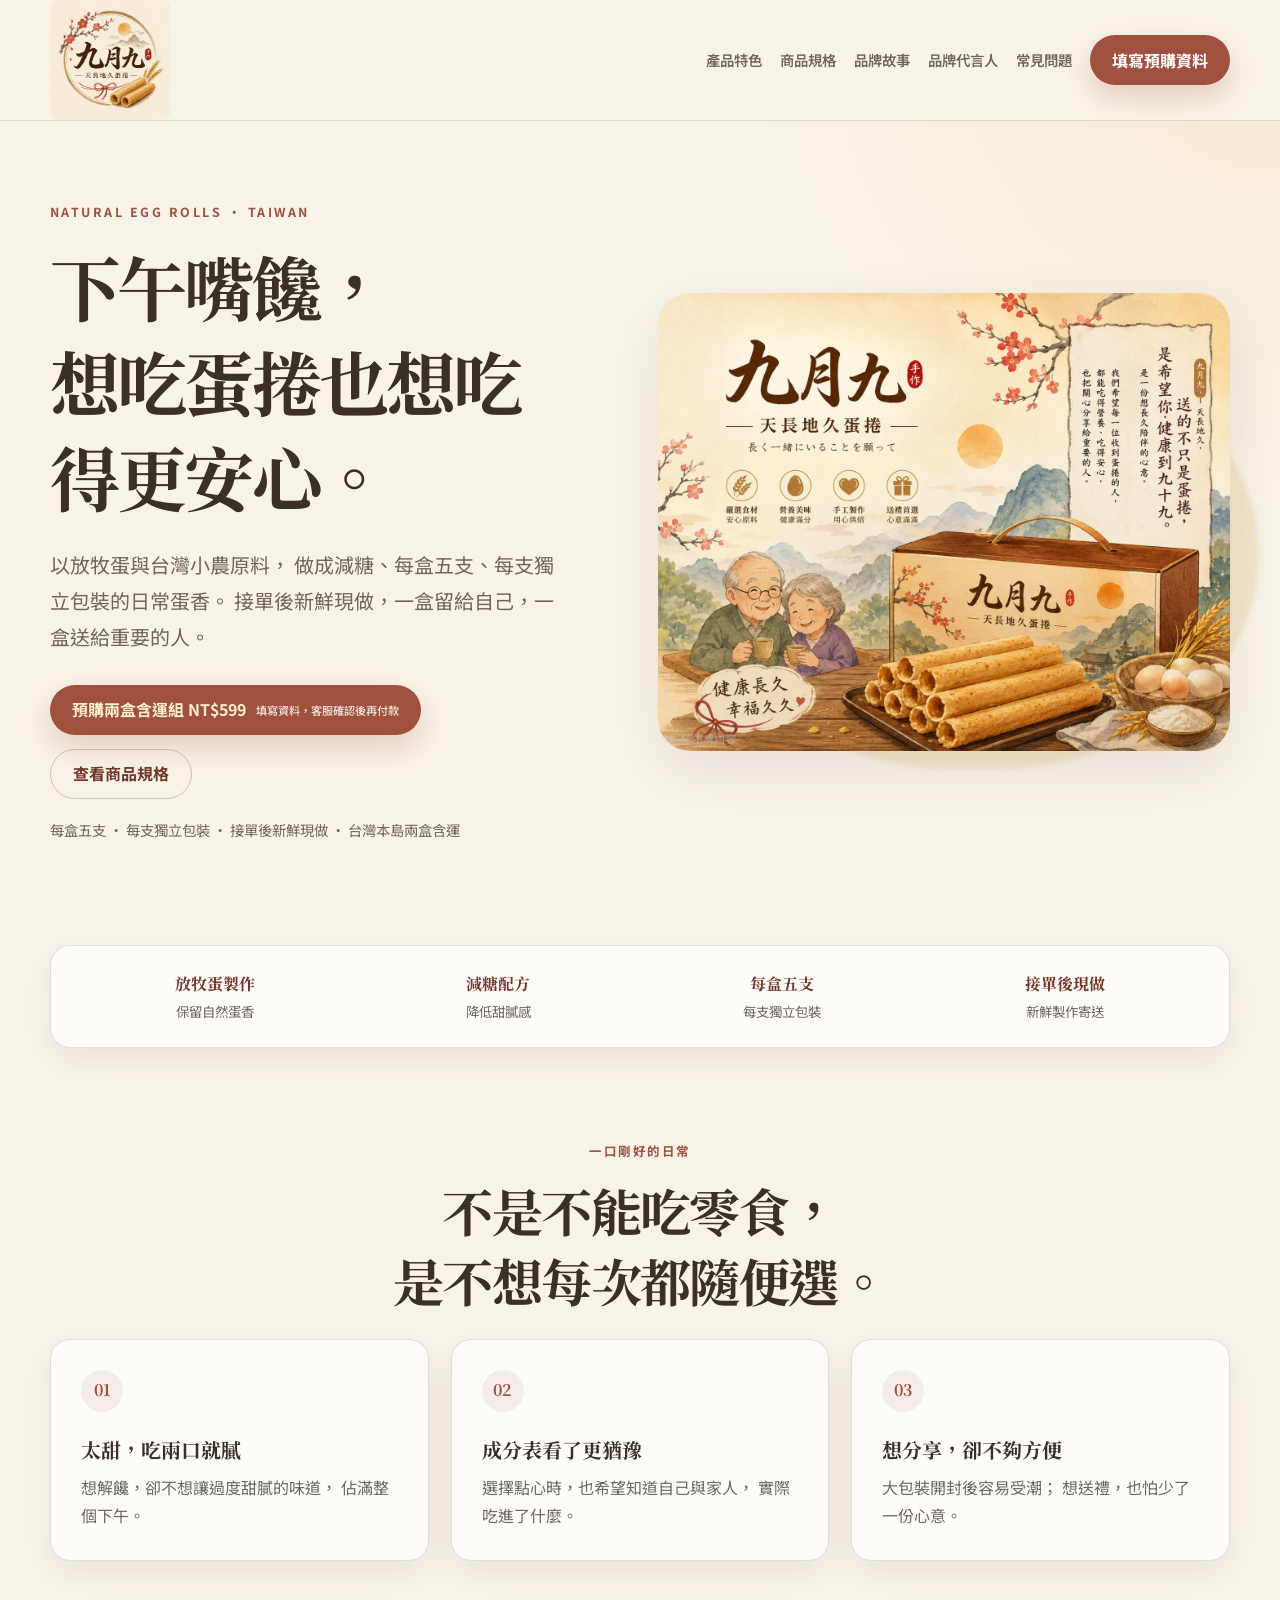
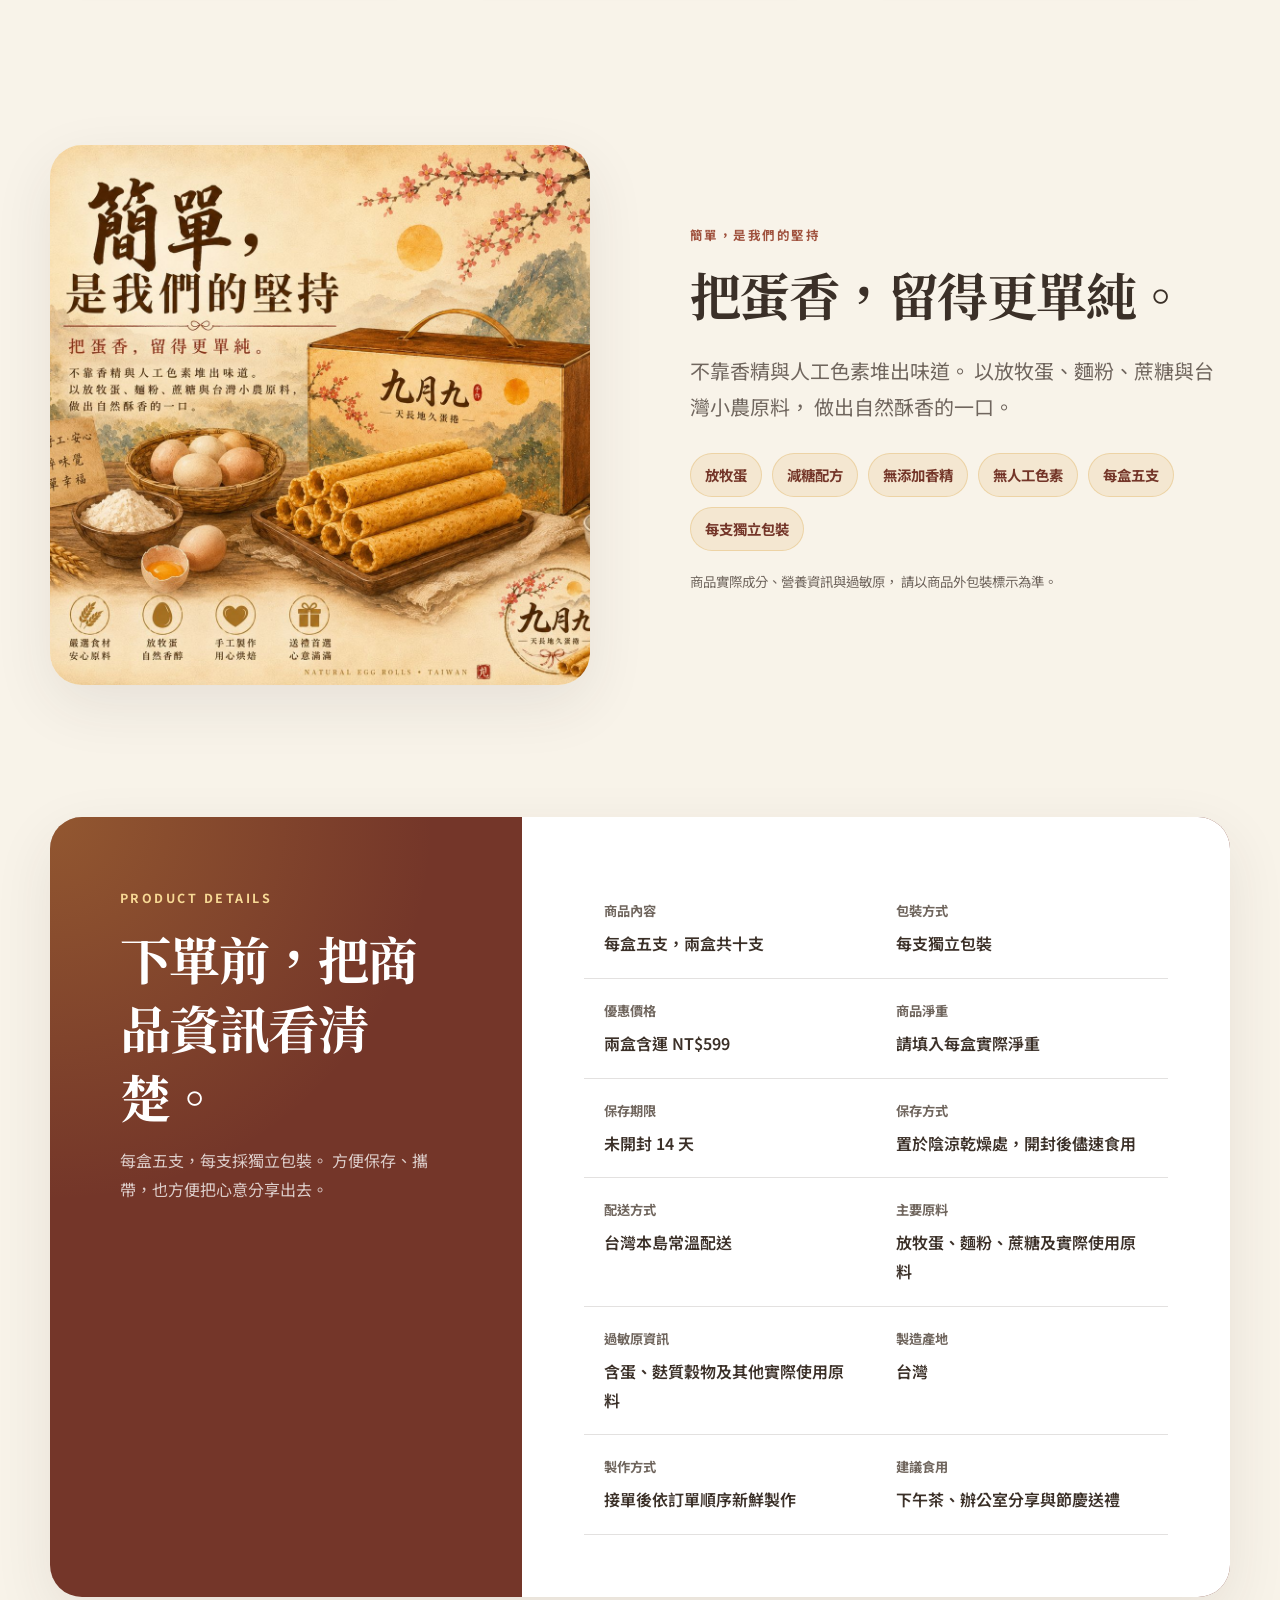
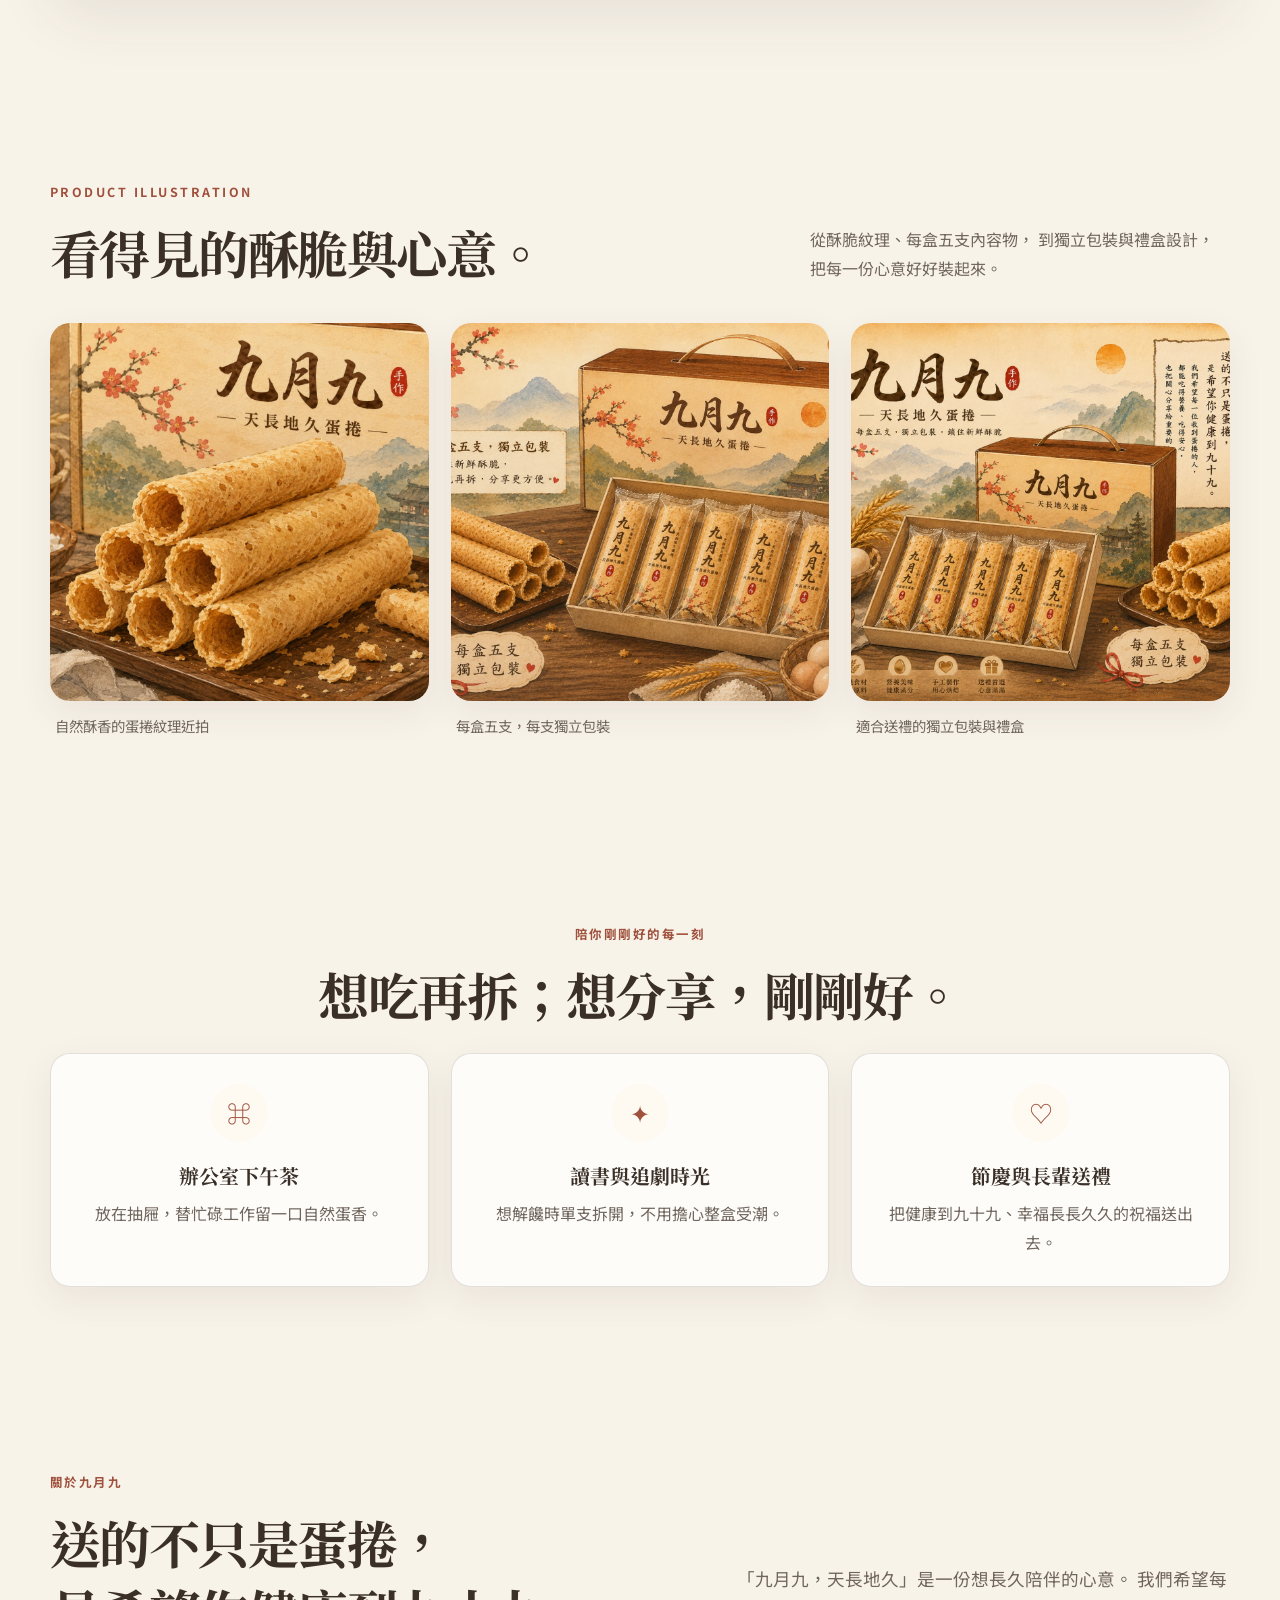
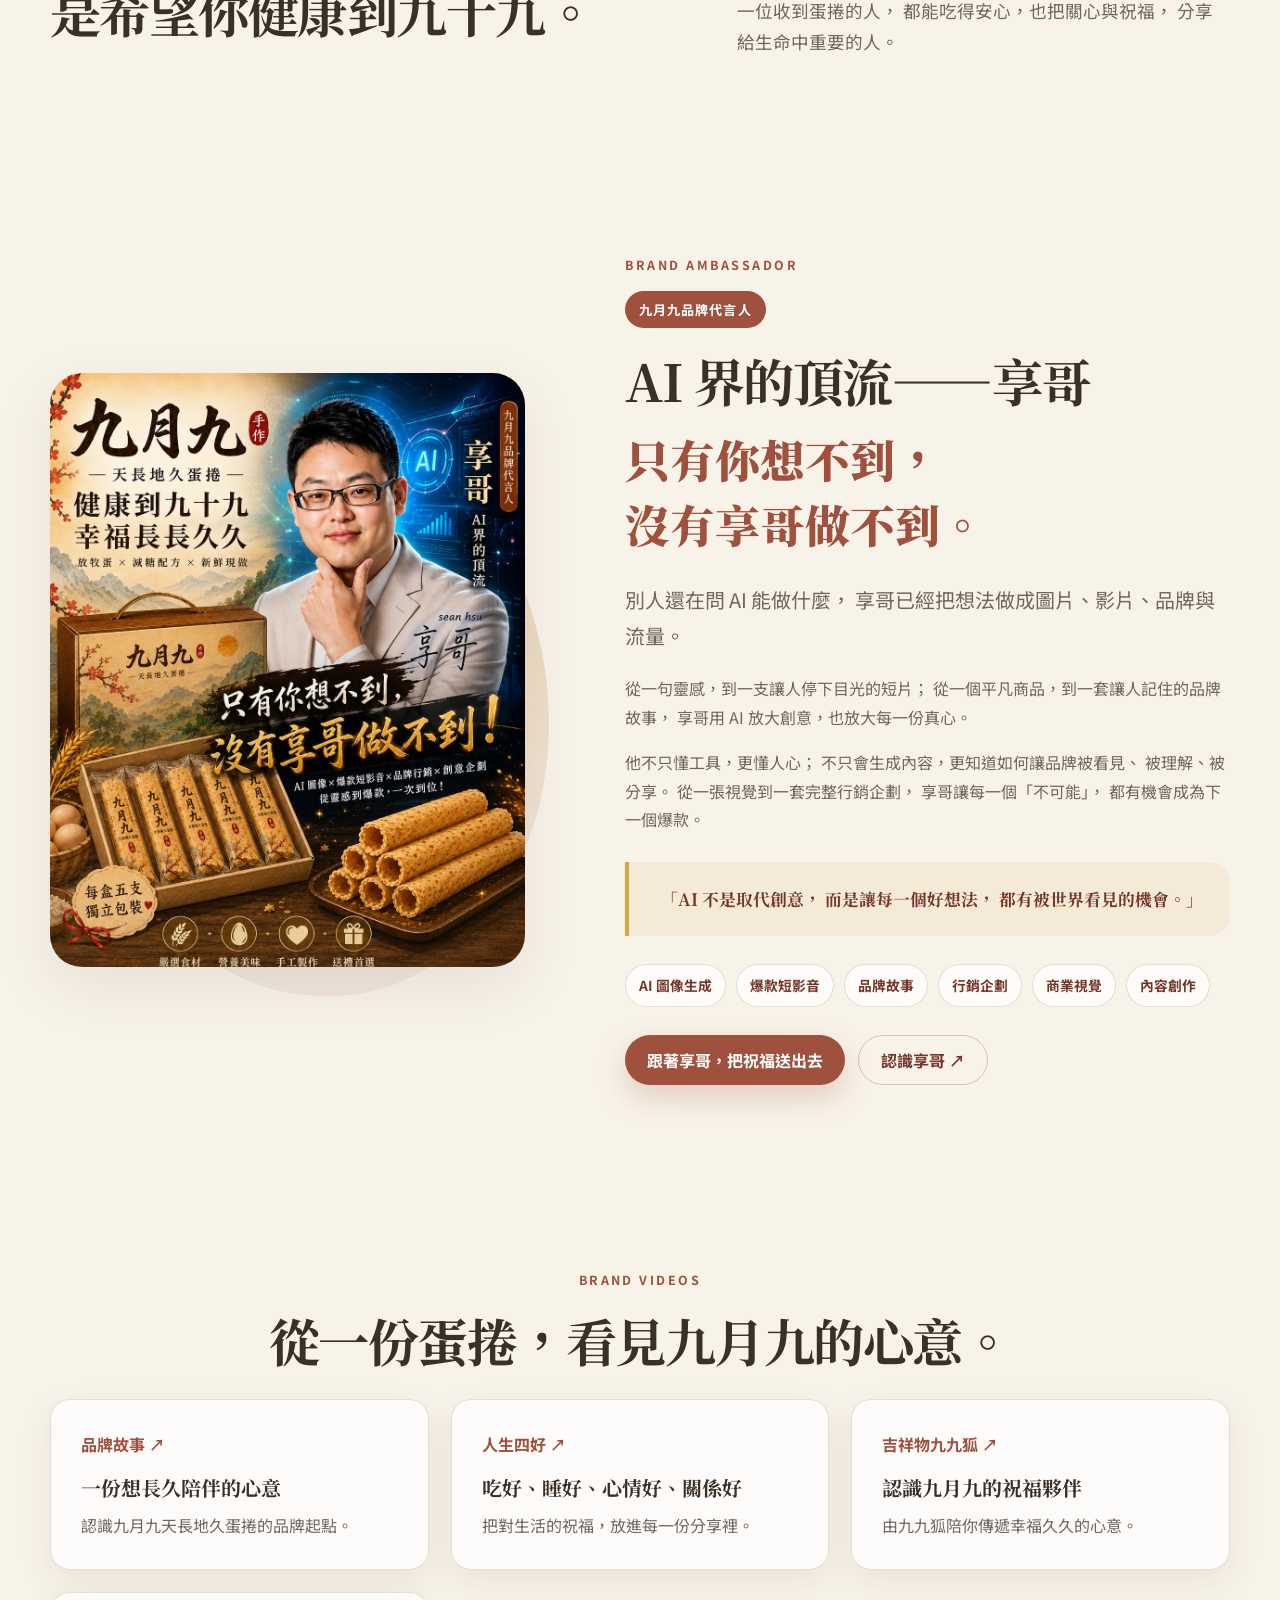
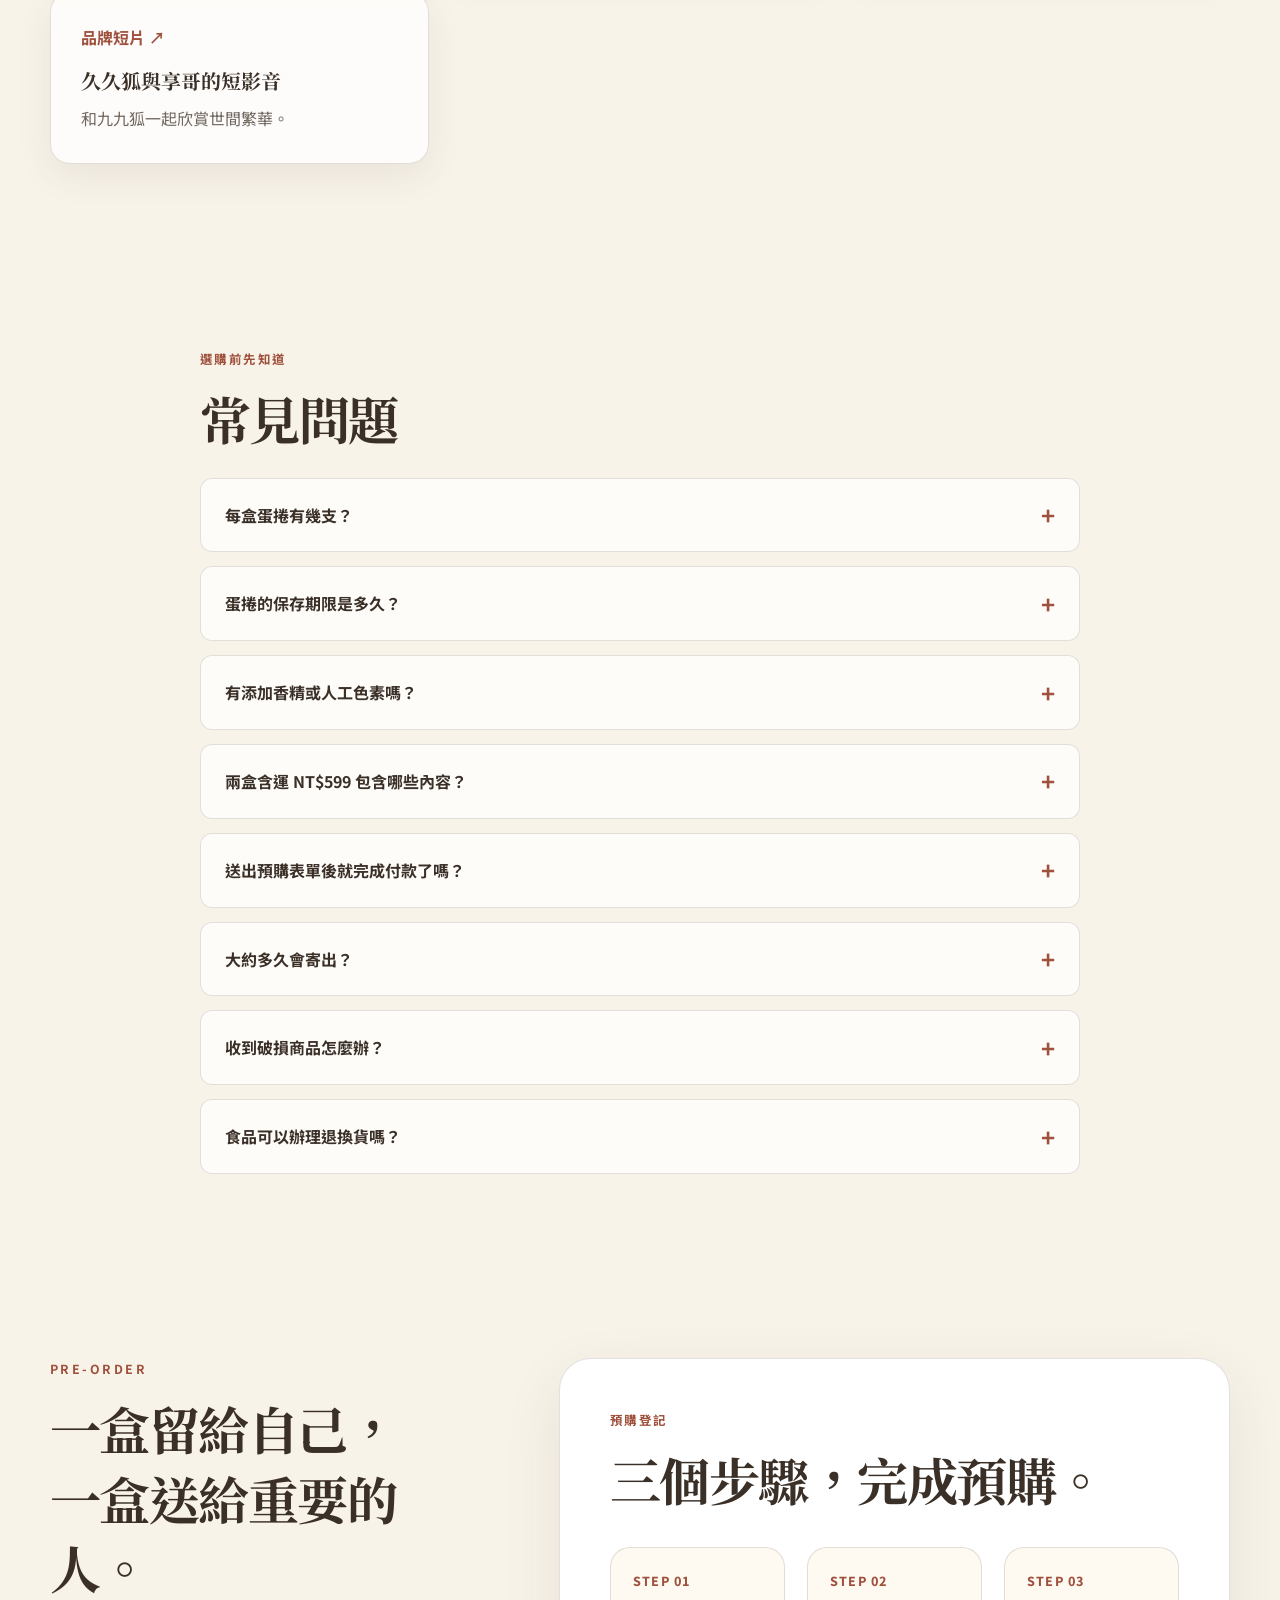
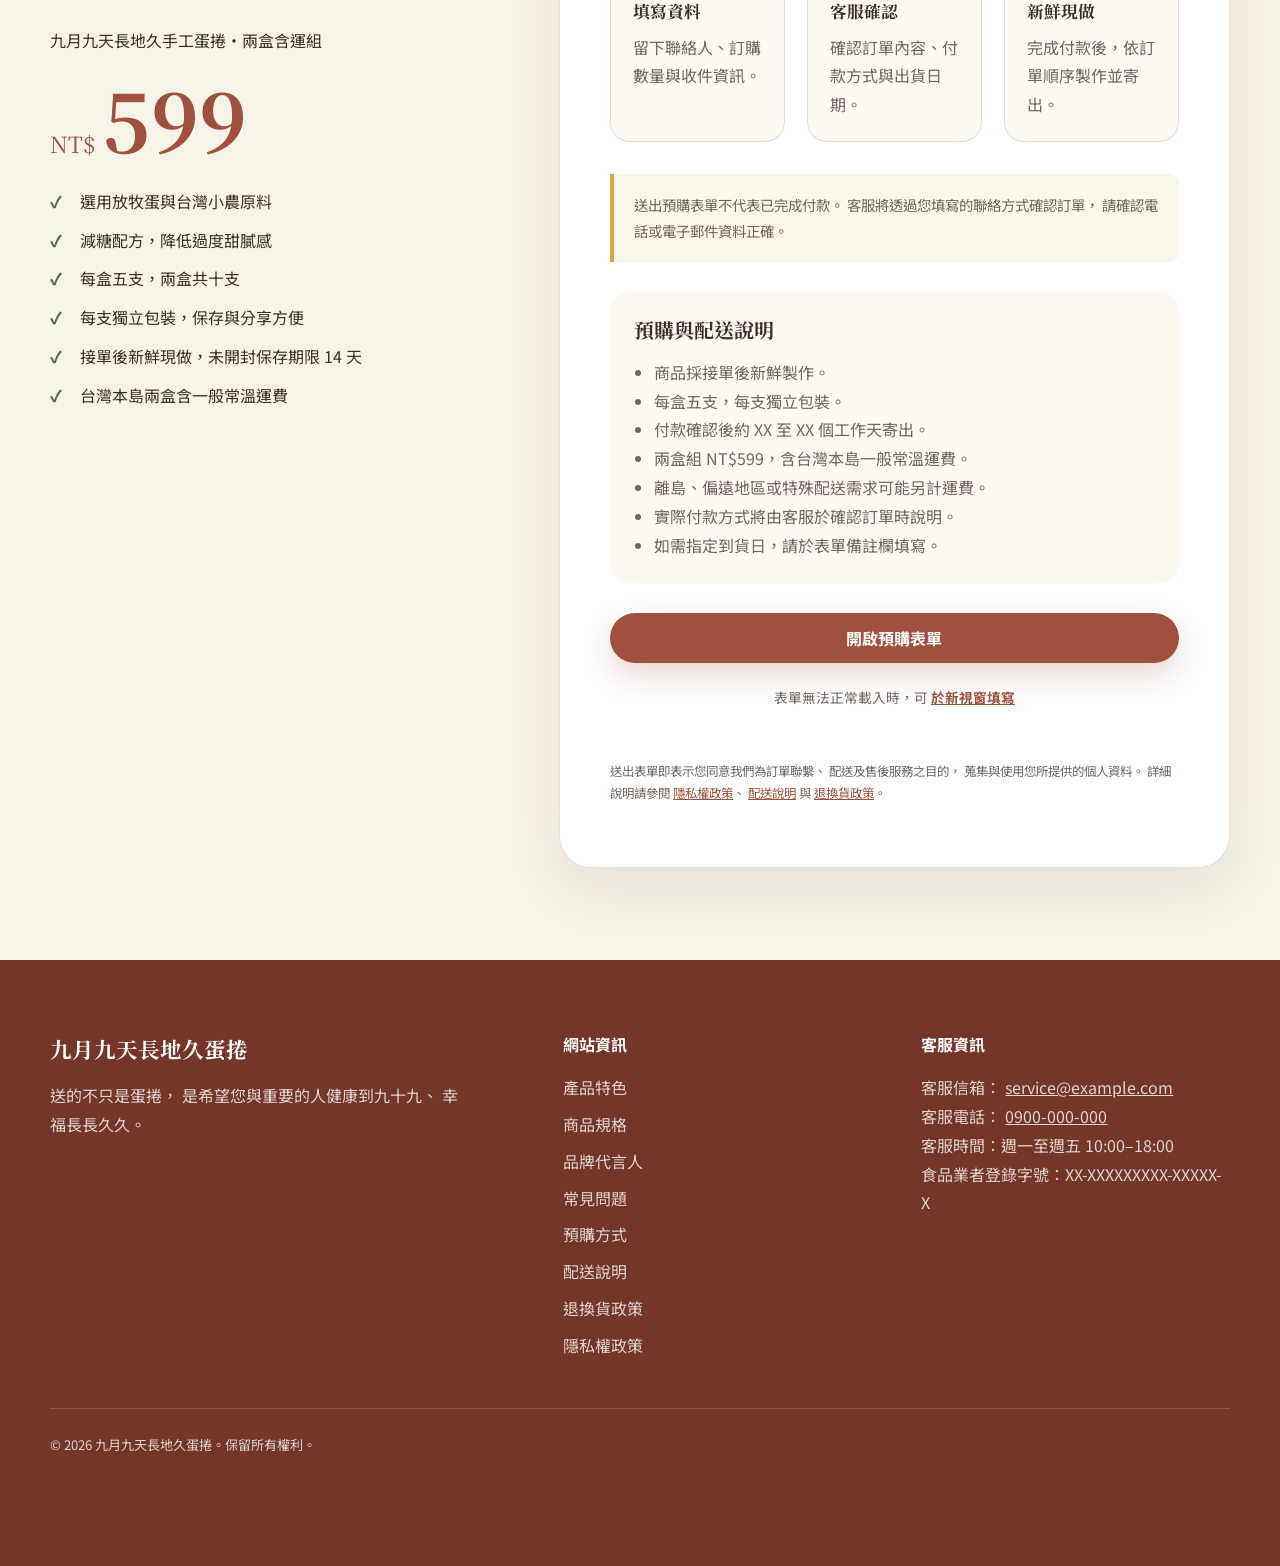
<file: index.html>
<html lang="zh-Hant-TW">
<head>
  <meta charset="utf-8">

  <meta
    name="viewport"
    content="width=device-width, initial-scale=1, viewport-fit=cover"
  >

  <title>九月九手工蛋捲｜放牧蛋減糖蛋捲・兩盒含運 NT$599</title>

  <meta
    name="description"
    content="九月九天長地久手工蛋捲，選用放牧蛋與台灣小農原料，減糖、每盒五支、每支獨立包裝，接單後新鮮現做。兩盒含運 NT$599，適合長輩送禮、節慶拜訪與日常分享。"
  >

  <meta
    name="robots"
    content="index, follow, max-image-preview:large"
  >

  <link
    rel="canonical"
    href="https://hagicatyu-netizen.github.io/99egg-rolls/"
  >

  <link
    rel="icon"
    href="images/favicon.png"
    type="image/png"
  >

  <!-- Open Graph -->
  <meta property="og:type" content="website">
  <meta property="og:site_name" content="九月九天長地久蛋捲">
  <meta property="og:locale" content="zh_TW">

  <meta
    property="og:title"
    content="九月九天長地久蛋捲｜健康到九十九"
  >

  <meta
    property="og:description"
    content="放牧蛋減糖手工蛋捲，每盒五支獨立包裝，兩盒含運 NT$599。一盒留給自己，一盒送給重要的人。"
  >

  <meta
    property="og:image"
    content="https://hagicatyu-netizen.github.io/99egg-rolls/images/og-egg-rolls.jpg"
  >

  <meta property="og:image:width" content="1200">
  <meta property="og:image:height" content="630">

  <meta
    property="og:image:alt"
    content="九月九天長地久蛋捲兩盒含運組"
  >

  <meta
    property="og:url"
    content="https://hagicatyu-netizen.github.io/99egg-rolls/"
  >

  <!-- X / Twitter -->
  <meta name="twitter:card" content="summary_large_image">

  <meta
    name="twitter:title"
    content="九月九天長地久蛋捲｜健康到九十九"
  >

  <meta
    name="twitter:description"
    content="放牧蛋減糖手工蛋捲，每盒五支獨立包裝，兩盒含運 NT$599。"
  >

  <meta
    name="twitter:image"
    content="https://hagicatyu-netizen.github.io/99egg-rolls/images/og-egg-rolls.jpg"
  >

  <!-- Fonts -->
  <link rel="preconnect" href="https://fonts.googleapis.com">

  <link
    rel="preconnect"
    href="https://fonts.gstatic.com"
    crossorigin
  >

  <link
    href="https://fonts.googleapis.com/css2?family=Noto+Sans+TC:wght@400;500;600;700&family=Noto+Serif+TC:wght@600;700;900&display=swap"
    rel="stylesheet"
  >

  <!-- GA4：請替換成實際 Measurement ID -->
  <script
    async
    src="https://www.googletagmanager.com/gtag/js?id=G-S4TT0CTS00"
  ></script>

  <script>
    window.dataLayer = window.dataLayer || [];

    function gtag() {
      dataLayer.push(arguments);
    }

    gtag("js", new Date());

    gtag("config", "G-S4TT0CTS00", {
      anonymize_ip: true
    });
  </script>

  <!-- Product structured data -->
  <script type="application/ld+json">
  {
    "@context": "https://schema.org",
    "@type": "Product",
    "@id": "https://hagicatyu-netizen.github.io/99egg-rolls/#product",
    "name": "九月九天長地久蛋捲兩盒含運組",
    "url": "https://hagicatyu-netizen.github.io/99egg-rolls/",
    "image": [
      "https://hagicatyu-netizen.github.io/99egg-rolls/images/hero-egg-rolls.jpg",
      "https://hagicatyu-netizen.github.io/99egg-rolls/images/product-closeup.jpg",
      "https://hagicatyu-netizen.github.io/99egg-rolls/images/product-box-content.jpg",
      "https://hagicatyu-netizen.github.io/99egg-rolls/images/product-package.jpg"
    ],
    "description": "選用放牧蛋與台灣小農原料製作的減糖手工蛋捲，每盒五支，每支獨立包裝，採接單後新鮮現做。",
    "sku": "99-EGGROLL-2BOX",
    "category": "手工蛋捲",
    "brand": {
      "@type": "Brand",
      "name": "九月九"
    },
    "additionalProperty": [
      {
        "@type": "PropertyValue",
        "name": "每盒數量",
        "value": "5 支"
      },
      {
        "@type": "PropertyValue",
        "name": "包裝方式",
        "value": "每支獨立包裝"
      },
      {
        "@type": "PropertyValue",
        "name": "保存期限",
        "value": "未開封 14 天"
      }
    ],
    "offers": {
      "@type": "Offer",
      "url": "https://hagicatyu-netizen.github.io/99egg-rolls/#order",
      "priceCurrency": "TWD",
      "price": 599,
      "priceValidUntil": "2026-12-31",
      "availability": "https://schema.org/PreOrder",
      "itemCondition": "https://schema.org/NewCondition",
      "seller": {
        "@type": "Organization",
        "name": "九月九天長地久蛋捲"
      }
    }
  }
  </script>

  <!-- FAQ structured data -->
  <script type="application/ld+json">
  {
    "@context": "https://schema.org",
    "@type": "FAQPage",
    "mainEntity": [
      {
        "@type": "Question",
        "name": "每盒蛋捲有幾支？",
        "acceptedAnswer": {
          "@type": "Answer",
          "text": "每盒五支，每支皆採獨立包裝。兩盒組共十支。"
        }
      },
      {
        "@type": "Question",
        "name": "蛋捲的保存期限是多久？",
        "acceptedAnswer": {
          "@type": "Answer",
          "text": "未開封保存期限為 14 天。商品採接單後新鮮現做，請依外包裝標示方式保存，並於期限內食用完畢。"
        }
      },
      {
        "@type": "Question",
        "name": "有添加香精或人工色素嗎？",
        "acceptedAnswer": {
          "@type": "Answer",
          "text": "依目前產品資訊，無添加香精與人工色素，實際成分請以商品外包裝標示為準。"
        }
      },
      {
        "@type": "Question",
        "name": "兩盒含運 NT$599 包含哪些內容？",
        "acceptedAnswer": {
          "@type": "Answer",
          "text": "方案包含九月九手工蛋捲兩盒，每盒五支，每支獨立包裝，以及台灣本島一次一般常溫配送費用。"
        }
      },
      {
        "@type": "Question",
        "name": "收到破損商品怎麼辦？",
        "acceptedAnswer": {
          "@type": "Answer",
          "text": "如有明顯運送破損，請保留商品及外箱，並於收貨後 24 小時內拍照聯繫客服協助處理。"
        }
      }
    ]
  }
  </script>

  <style>
    :root {
      --color-bg: #f8f3e9;
      --color-bg-soft: #fffaf1;
      --color-surface: #ffffff;
      --color-text: #3b3028;
      --color-text-soft: #70665e;
      --color-primary: #9f513d;
      --color-primary-dark: #743629;
      --color-accent: #d9a441;
      --color-border: rgba(59, 48, 40, 0.14);
      --color-success: #526c4b;
      --shadow-soft: 0 20px 60px rgba(59, 48, 40, 0.09);
      --shadow-card: 0 12px 35px rgba(59, 48, 40, 0.08);
      --radius-large: 32px;
      --radius-medium: 20px;
      --radius-small: 12px;
      --container: 1180px;
      --font-serif: "Noto Serif TC", serif;
      --font-sans: "Noto Sans TC", sans-serif;
    }

    *,
    *::before,
    *::after {
      box-sizing: border-box;
    }

    html {
      scroll-behavior: smooth;
      scroll-padding-top: 90px;
    }

    body {
      margin: 0;
      padding: 0;
      color: var(--color-text);
      background:
        radial-gradient(
          circle at top right,
          rgba(217, 164, 65, 0.12),
          transparent 34rem
        ),
        var(--color-bg);
      font-family: var(--font-sans);
      font-size: 16px;
      line-height: 1.8;
      text-rendering: optimizeLegibility;
      -webkit-font-smoothing: antialiased;
    }

    img {
      display: block;
      max-width: 100%;
      height: auto;
    }

    iframe {
      display: block;
      width: 100%;
      border: 0;
    }

    a {
      color: inherit;
    }

    button,
    input,
    textarea,
    select {
      font: inherit;
    }

    button,
    summary,
    a {
      -webkit-tap-highlight-color: transparent;
    }

    a:focus-visible,
    button:focus-visible,
    summary:focus-visible {
      outline: 3px solid var(--color-accent);
      outline-offset: 4px;
    }

    .skip-link {
      position: fixed;
      top: 12px;
      left: -9999px;
      z-index: 9999;
      padding: 10px 18px;
      color: #ffffff;
      background: var(--color-primary-dark);
      border-radius: 8px;
      text-decoration: none;
    }

    .skip-link:focus {
      left: 12px;
    }

    .section {
      width: min(calc(100% - 40px), var(--container));
      margin-inline: auto;
      padding-block: 92px;
    }

    .eyebrow {
      margin: 0 0 14px;
      color: var(--color-primary);
      font-size: 0.78rem;
      font-weight: 700;
      letter-spacing: 0.2em;
      text-transform: uppercase;
    }

    h1,
    h2,
    h3 {
      margin-top: 0;
      font-family: var(--font-serif);
      line-height: 1.35;
    }

    h1 {
      margin-bottom: 24px;
      font-size: clamp(2.5rem, 5.5vw, 5rem);
      letter-spacing: -0.04em;
    }

    h2 {
      margin-bottom: 24px;
      font-size: clamp(2rem, 4vw, 3.5rem);
      letter-spacing: -0.03em;
    }

    h3 {
      margin-bottom: 10px;
      font-size: 1.25rem;
    }

    p {
      margin-top: 0;
    }

    .lead {
      color: var(--color-text-soft);
      font-size: clamp(1.05rem, 2vw, 1.25rem);
    }

    .fineprint {
      color: var(--color-text-soft);
      font-size: 0.84rem;
    }

    .button,
    .button-nav,
    .button-sticky,
    .secondary-button,
    .load-form-button {
      display: inline-flex;
      align-items: center;
      justify-content: center;
      gap: 10px;
      min-height: 50px;
      padding: 13px 22px;
      border: 0;
      border-radius: 999px;
      font-weight: 700;
      line-height: 1.3;
      text-decoration: none;
      cursor: pointer;
      transition:
        transform 0.2s ease,
        box-shadow 0.2s ease,
        background-color 0.2s ease;
    }

    .button,
    .button-nav,
    .button-sticky,
    .load-form-button {
      color: #ffffff;
      background: var(--color-primary);
      box-shadow: 0 12px 30px rgba(159, 81, 61, 0.24);
    }

    .button:hover,
    .button-nav:hover,
    .button-sticky:hover,
    .load-form-button:hover {
      background: var(--color-primary-dark);
      transform: translateY(-2px);
    }

    .button span,
    .button-sticky span {
      color: #fff1c9;
    }

    .button small {
      display: block;
      font-size: 0.7rem;
      font-weight: 500;
      opacity: 0.84;
    }

    .secondary-button {
      color: var(--color-primary-dark);
      background: transparent;
      border: 1px solid rgba(159, 81, 61, 0.32);
    }

    .secondary-button:hover {
      background: rgba(159, 81, 61, 0.06);
      transform: translateY(-2px);
    }

    /* Header */
    .site-header {
      position: sticky;
      top: 0;
      z-index: 1000;
      background: rgba(248, 243, 233, 0.92);
      border-bottom: 1px solid var(--color-border);
      backdrop-filter: blur(14px);
    }

    .nav {
      display: flex;
      align-items: center;
      justify-content: space-between;
      width: min(calc(100% - 40px), var(--container));
      min-height: 76px;
      margin-inline: auto;
      gap: 24px;
    }

    .brand {
      display: inline-flex;
      align-items: center;
      flex-shrink: 0;
      text-decoration: none;
    }

    .brand img {
      width: 120px;
      height: auto;
      border-radius: 8px;
    }

    .desktop-nav {
      display: flex;
      align-items: center;
      gap: 18px;
    }

    .desktop-nav a:not(.button-nav) {
      color: var(--color-text-soft);
      font-size: 0.9rem;
      font-weight: 600;
      text-decoration: none;
    }

    .desktop-nav a:not(.button-nav):hover {
      color: var(--color-primary);
    }

    .mobile-nav-button {
      display: none;
    }

    /* Hero */
    .hero {
      display: grid;
      grid-template-columns: minmax(0, 0.95fr) minmax(0, 1.05fr);
      align-items: center;
      min-height: calc(100svh - 76px);
      gap: clamp(40px, 7vw, 90px);
      padding-top: 70px;
    }

    .hero-copy {
      position: relative;
      z-index: 1;
    }

    .hero .lead {
      max-width: 640px;
      margin-bottom: 30px;
    }

    .hero-actions {
      display: flex;
      flex-wrap: wrap;
      align-items: center;
      gap: 14px;
    }

    .subnote {
      margin: 18px 0 0;
      color: var(--color-text-soft);
      font-size: 0.9rem;
    }

    .hero-art {
      position: relative;
    }

    .hero-art::before {
      content: "";
      position: absolute;
      inset: 8% -5% -4% 10%;
      z-index: -1;
      background: rgba(217, 164, 65, 0.18);
      border-radius: 44% 56% 53% 47%;
      filter: blur(2px);
    }

    .hero-art img {
      width: 100%;
      aspect-ratio: 5 / 4;
      object-fit: cover;
      border-radius: var(--radius-large);
      box-shadow: var(--shadow-soft);
    }

    /* Trust strip */
    .trust-strip {
      width: min(calc(100% - 40px), var(--container));
      margin: 0 auto;
      padding: 24px 30px;
      background: rgba(255, 255, 255, 0.72);
      border: 1px solid var(--color-border);
      border-radius: var(--radius-medium);
      box-shadow: var(--shadow-card);
    }

    .trust-list {
      display: grid;
      grid-template-columns: repeat(4, 1fr);
      margin: 0;
      padding: 0;
      list-style: none;
      gap: 16px;
    }

    .trust-list li {
      text-align: center;
    }

    .trust-list strong {
      display: block;
      color: var(--color-primary-dark);
      font-family: var(--font-serif);
      font-size: 1rem;
    }

    .trust-list span {
      color: var(--color-text-soft);
      font-size: 0.84rem;
    }

    /* Pain */
    .pain {
      text-align: center;
    }

    .pain h2 {
      max-width: 760px;
      margin-inline: auto;
    }

    .pain-grid,
    .moment-grid,
    .gallery-grid,
    .order-steps {
      display: grid;
      grid-template-columns: repeat(3, 1fr);
      gap: 22px;
    }

    .pain-grid article,
    .moment-grid article,
    .order-steps article {
      padding: 30px;
      text-align: left;
      background: rgba(255, 255, 255, 0.74);
      border: 1px solid var(--color-border);
      border-radius: var(--radius-medium);
      box-shadow: var(--shadow-card);
    }

    .pain-grid article > span {
      display: inline-flex;
      align-items: center;
      justify-content: center;
      width: 42px;
      height: 42px;
      margin-bottom: 24px;
      color: var(--color-primary);
      background: rgba(159, 81, 61, 0.09);
      border-radius: 50%;
      font-family: var(--font-serif);
      font-weight: 700;
    }

    .pain-grid p,
    .moment-grid p,
    .order-steps p {
      margin-bottom: 0;
      color: var(--color-text-soft);
    }

    /* Solution */
    .solution {
      display: grid;
      grid-template-columns: minmax(0, 1fr) minmax(0, 1fr);
      align-items: center;
      gap: clamp(42px, 8vw, 100px);
    }

    .solution-art img {
      width: 100%;
      aspect-ratio: 1;
      object-fit: cover;
      border-radius: var(--radius-large);
      box-shadow: var(--shadow-soft);
    }

    .tags {
      display: flex;
      flex-wrap: wrap;
      gap: 10px;
      margin: 28px 0 18px;
    }

    .tags span {
      padding: 8px 14px;
      color: var(--color-primary-dark);
      background: rgba(217, 164, 65, 0.14);
      border: 1px solid rgba(217, 164, 65, 0.3);
      border-radius: 999px;
      font-size: 0.9rem;
      font-weight: 700;
    }

    /* Specifications */
    .spec-section {
      padding-top: 40px;
    }

    .spec-card {
      display: grid;
      grid-template-columns: 0.8fr 1.2fr;
      overflow: hidden;
      background: var(--color-primary-dark);
      border-radius: var(--radius-large);
      box-shadow: var(--shadow-soft);
    }

    .spec-intro {
      padding: clamp(35px, 6vw, 70px);
      color: #ffffff;
      background:
        radial-gradient(
          circle at top left,
          rgba(217, 164, 65, 0.3),
          transparent 24rem
        );
    }

    .spec-intro .eyebrow {
      color: #f7d995;
    }

    .spec-intro h2 {
      margin-bottom: 15px;
    }

    .spec-intro p {
      color: rgba(255, 255, 255, 0.75);
    }

    .spec-list {
      display: grid;
      grid-template-columns: repeat(2, 1fr);
      margin: 0;
      padding: clamp(30px, 5vw, 62px);
      background: var(--color-surface);
    }

    .spec-list div {
      padding: 20px;
      border-bottom: 1px solid var(--color-border);
    }

    .spec-list dt {
      margin-bottom: 6px;
      color: var(--color-text-soft);
      font-size: 0.83rem;
      font-weight: 700;
    }

    .spec-list dd {
      margin: 0;
      color: var(--color-text);
      font-weight: 600;
    }

    /* Gallery */
    .gallery-heading {
      display: flex;
      align-items: end;
      justify-content: space-between;
      gap: 30px;
      margin-bottom: 36px;
    }

    .gallery-heading h2 {
      margin-bottom: 0;
    }

    .gallery-heading p:last-child {
      max-width: 420px;
      margin-bottom: 4px;
      color: var(--color-text-soft);
    }

    .gallery-grid figure {
      margin: 0;
    }

    .gallery-grid img {
      width: 100%;
      aspect-ratio: 1;
      object-fit: cover;
      border-radius: var(--radius-medium);
      box-shadow: var(--shadow-card);
    }

    .gallery-grid figcaption {
      padding: 12px 5px 0;
      color: var(--color-text-soft);
      font-size: 0.9rem;
    }

    /* Moments */
    .moments {
      text-align: center;
    }

    .moments h2 {
      max-width: 760px;
      margin-inline: auto;
    }

    .moment-grid article {
      text-align: center;
    }

    .moment-icon {
      display: inline-flex;
      align-items: center;
      justify-content: center;
      width: 58px;
      height: 58px;
      margin-bottom: 20px;
      color: var(--color-primary);
      background: var(--color-bg-soft);
      border-radius: 50%;
      font-size: 1.5rem;
    }

    /* Story */
    .story {
      display: grid;
      grid-template-columns: 1fr 0.8fr;
      align-items: end;
      gap: 70px;
    }

    .story > p {
      margin-bottom: 12px;
      color: var(--color-text-soft);
      font-size: 1.1rem;
    }

    /* Ambassador */
    .ambassador {
      display: grid;
      grid-template-columns: minmax(0, 0.88fr) minmax(0, 1.12fr);
      align-items: center;
      gap: clamp(42px, 8vw, 100px);
    }

    .ambassador-art {
      position: relative;
    }

    .ambassador-art::before {
      content: "";
      position: absolute;
      inset: 8% -5% -5% 8%;
      z-index: -1;
      background:
        radial-gradient(
          circle at top right,
          rgba(217, 164, 65, 0.3),
          transparent 65%
        ),
        rgba(159, 81, 61, 0.08);
      border-radius: 46% 54% 48% 52%;
    }

    .ambassador-art img {
      width: 100%;
      aspect-ratio: 4 / 5;
      object-fit: cover;
      object-position: center top;
      border-radius: var(--radius-large);
      box-shadow: var(--shadow-soft);
    }

    .ambassador-badge {
      display: inline-flex;
      align-items: center;
      margin: 0 0 18px;
      padding: 7px 14px;
      color: #ffffff;
      background: var(--color-primary);
      border-radius: 999px;
      font-size: 0.82rem;
      font-weight: 700;
      letter-spacing: 0.08em;
    }

    .ambassador-copy h2 {
      margin-bottom: 12px;
    }

    .ambassador-slogan {
      margin-bottom: 25px;
      color: var(--color-primary);
      font-family: var(--font-serif);
      font-size: clamp(1.65rem, 3.6vw, 2.8rem);
      font-weight: 900;
      line-height: 1.45;
    }

    .ambassador-copy > p:not(
      .eyebrow,
      .ambassador-badge,
      .ambassador-slogan
    ) {
      color: var(--color-text-soft);
    }

    .ambassador-quote {
      margin: 28px 0;
      padding: 22px 26px 22px 32px;
      color: var(--color-primary-dark);
      background: rgba(217, 164, 65, 0.11);
      border-left: 4px solid var(--color-accent);
      border-radius: 0 var(--radius-medium) var(--radius-medium) 0;
      font-family: var(--font-serif);
      font-size: 1.05rem;
      font-weight: 700;
    }

    .ambassador-tags {
      display: flex;
      flex-wrap: wrap;
      gap: 10px;
      margin: 0 0 28px;
    }

    .ambassador-tags span {
      padding: 8px 13px;
      color: var(--color-primary-dark);
      background: rgba(255, 255, 255, 0.72);
      border: 1px solid var(--color-border);
      border-radius: 999px;
      font-size: 0.86rem;
      font-weight: 700;
    }

    .ambassador-actions {
      display: flex;
      flex-wrap: wrap;
      gap: 13px;
    }

    /* Videos */
    .video-section {
      text-align: center;
    }

    .video-section h2 {
      max-width: 760px;
      margin-inline: auto;
    }

    .video-links {
      display: grid;
      grid-template-columns: repeat(3, 1fr);
      gap: 22px;
    }

    .video-card {
      display: block;
      padding: 30px;
      text-align: left;
      background: rgba(255, 255, 255, 0.75);
      border: 1px solid var(--color-border);
      border-radius: var(--radius-medium);
      box-shadow: var(--shadow-card);
      text-decoration: none;
      transition:
        transform 0.2s ease,
        box-shadow 0.2s ease;
    }

    .video-card:hover {
      transform: translateY(-4px);
      box-shadow: var(--shadow-soft);
    }

    .video-card span {
      display: inline-block;
      margin-bottom: 15px;
      color: var(--color-primary);
      font-weight: 700;
    }

    .video-card h3 {
      margin-bottom: 10px;
    }

    .video-card p {
      margin-bottom: 0;
      color: var(--color-text-soft);
    }

    /* FAQ */
    .faq {
      max-width: 880px;
    }

    .faq details {
      background: rgba(255, 255, 255, 0.74);
      border: 1px solid var(--color-border);
      border-radius: var(--radius-small);
    }

    .faq details + details {
      margin-top: 14px;
    }

    .faq summary {
      position: relative;
      padding: 22px 58px 22px 24px;
      font-weight: 700;
      cursor: pointer;
      list-style: none;
    }

    .faq summary::-webkit-details-marker {
      display: none;
    }

    .faq summary::after {
      content: "+";
      position: absolute;
      top: 50%;
      right: 24px;
      color: var(--color-primary);
      font-size: 1.5rem;
      line-height: 1;
      transform: translateY(-50%);
    }

    .faq details[open] summary::after {
      content: "−";
    }

    .faq details p {
      margin: 0;
      padding: 0 24px 24px;
      color: var(--color-text-soft);
    }

    /* Order */
    .order {
      display: grid;
      grid-template-columns: minmax(0, 0.78fr) minmax(0, 1.22fr);
      align-items: start;
      gap: clamp(35px, 7vw, 80px);
    }

    .order-copy {
      position: sticky;
      top: 110px;
    }

    .price {
      display: flex;
      align-items: baseline;
      gap: 8px;
      margin: 24px 0;
      color: var(--color-primary);
      font-family: var(--font-serif);
      font-size: 1.4rem;
    }

    .price strong {
      font-size: clamp(3rem, 7vw, 5rem);
      line-height: 1;
    }

    .order-benefits {
      margin: 0;
      padding: 0;
      list-style: none;
    }

    .order-benefits li {
      position: relative;
      padding-left: 30px;
    }

    .order-benefits li + li {
      margin-top: 10px;
    }

    .order-benefits li::before {
      content: "✓";
      position: absolute;
      left: 0;
      color: var(--color-success);
      font-weight: 900;
    }

    .order-panel {
      padding: clamp(26px, 5vw, 50px);
      background: var(--color-surface);
      border: 1px solid var(--color-border);
      border-radius: var(--radius-large);
      box-shadow: var(--shadow-soft);
    }

    .order-steps {
      margin: 32px 0;
    }

    .order-steps article {
      padding: 22px;
      background: var(--color-bg-soft);
      box-shadow: none;
    }

    .order-steps span {
      display: block;
      margin-bottom: 8px;
      color: var(--color-primary);
      font-size: 0.78rem;
      font-weight: 800;
      letter-spacing: 0.1em;
    }

    .order-steps h3 {
      font-size: 1.05rem;
    }

    .order-notice {
      padding: 18px 20px;
      color: var(--color-text-soft);
      background: rgba(217, 164, 65, 0.1);
      border-left: 4px solid var(--color-accent);
      border-radius: 0 10px 10px 0;
      font-size: 0.9rem;
    }

    .shipping-info {
      margin: 30px 0;
      padding: 24px;
      background: var(--color-bg-soft);
      border-radius: var(--radius-medium);
    }

    .shipping-info h3 {
      margin-bottom: 15px;
    }

    .shipping-info ul {
      margin: 0;
      padding-left: 20px;
      color: var(--color-text-soft);
    }

    .form-actions {
      display: flex;
      flex-wrap: wrap;
      gap: 12px;
      margin-top: 24px;
    }

    .load-form-button {
      width: 100%;
    }

    .form-fallback {
      width: 100%;
      margin: 10px 0 0;
      text-align: center;
      color: var(--color-text-soft);
      font-size: 0.85rem;
    }

    .form-fallback a {
      color: var(--color-primary);
      font-weight: 700;
    }

    #order-form-slot {
      margin-top: 26px;
      overflow: hidden;
      border-radius: var(--radius-medium);
    }

    .form-loading {
      padding: 40px 20px;
      text-align: center;
      color: var(--color-text-soft);
      background: var(--color-bg-soft);
      border-radius: var(--radius-medium);
    }

    .privacy-note {
      margin-top: 24px;
      color: var(--color-text-soft);
      font-size: 0.78rem;
    }

    .privacy-note a {
      color: var(--color-primary);
    }

    /* Footer */
    .site-footer {
      padding: 70px 20px 110px;
      color: rgba(255, 255, 255, 0.78);
      background: var(--color-primary-dark);
    }

    .footer-inner {
      display: grid;
      grid-template-columns: 1.2fr 0.8fr 0.8fr;
      width: min(100%, var(--container));
      margin-inline: auto;
      gap: 50px;
    }

    .footer-brand strong {
      display: block;
      margin-bottom: 12px;
      color: #ffffff;
      font-family: var(--font-serif);
      font-size: 1.35rem;
    }

    .footer-brand p {
      max-width: 420px;
    }

    .footer-title {
      margin-bottom: 14px;
      color: #ffffff;
      font-weight: 700;
    }

    .footer-links {
      display: flex;
      flex-direction: column;
      align-items: flex-start;
      gap: 8px;
    }

    .footer-links a {
      text-decoration: none;
    }

    .footer-links a:hover {
      color: #ffffff;
    }

    address {
      font-style: normal;
    }

    .copyright {
      width: min(100%, var(--container));
      margin: 48px auto 0;
      padding-top: 24px;
      border-top: 1px solid rgba(255, 255, 255, 0.14);
      font-size: 0.82rem;
    }

    .mobile-sticky-cta {
      display: none;
    }

    @media (prefers-reduced-motion: reduce) {
      html {
        scroll-behavior: auto;
      }

      *,
      *::before,
      *::after {
        scroll-behavior: auto !important;
        transition: none !important;
        animation: none !important;
      }
    }

    @media (max-width: 1050px) {
      .desktop-nav a:not(.button-nav) {
        display: none;
      }
    }

    @media (max-width: 980px) {
      .hero {
        grid-template-columns: 1fr;
        min-height: auto;
      }

      .hero-copy {
        order: 2;
      }

      .hero-art {
        order: 1;
      }

      .trust-list {
        grid-template-columns: repeat(2, 1fr);
      }

      .solution,
      .story,
      .ambassador,
      .order {
        grid-template-columns: 1fr;
      }

      .story {
        gap: 20px;
      }

      .spec-card {
        grid-template-columns: 1fr;
      }

      .order-copy {
        position: static;
      }

      .ambassador-art {
        max-width: 680px;
        margin-inline: auto;
      }
    }

    @media (max-width: 720px) {
      html {
        scroll-padding-top: 72px;
      }

      body {
        padding-bottom: 82px;
      }

      .section {
        width: min(calc(100% - 28px), var(--container));
        padding-block: 66px;
      }

      .nav {
        width: min(calc(100% - 28px), var(--container));
        min-height: 68px;
      }

      .brand img {
        width: 88px;
      }

      .desktop-nav {
        display: none;
      }

      .mobile-nav-button {
        display: inline-flex;
        min-height: 42px;
        padding: 10px 16px;
        font-size: 0.88rem;
      }

      .hero {
        gap: 34px;
        padding-top: 30px;
      }

      .hero h1 {
        font-size: clamp(2.35rem, 12vw, 3.6rem);
      }

      .hero-art img,
      .ambassador-art img {
        border-radius: 24px;
      }

      .hero-actions,
      .ambassador-actions {
        align-items: stretch;
        flex-direction: column;
      }

      .hero-actions a,
      .ambassador-actions a {
        width: 100%;
      }

      .trust-strip {
        width: min(calc(100% - 28px), var(--container));
        padding: 22px;
      }

      .trust-list {
        grid-template-columns: 1fr 1fr;
        gap: 20px 12px;
      }

      .pain-grid,
      .moment-grid,
      .gallery-grid,
      .order-steps,
      .video-links {
        grid-template-columns: 1fr;
      }

      .pain-grid article,
      .moment-grid article {
        padding: 24px;
      }

      .solution,
      .ambassador {
        gap: 34px;
      }

      .spec-list {
        grid-template-columns: 1fr;
      }

      .spec-list div {
        padding-inline: 8px;
      }

      .gallery-heading {
        align-items: flex-start;
        flex-direction: column;
      }

      .gallery-heading p:last-child {
        margin-bottom: 0;
      }

      .ambassador-slogan br {
        display: none;
      }

      .order-panel {
        padding: 24px 18px;
        border-radius: 24px;
      }

      .form-actions {
        flex-direction: column;
      }

      .form-actions a,
      .form-actions button {
        width: 100%;
      }

      .footer-inner {
        grid-template-columns: 1fr;
        gap: 36px;
      }

      .site-footer {
        padding-bottom: 55px;
      }

      .mobile-sticky-cta {
        position: fixed;
        right: 0;
        bottom: 0;
        left: 0;
        z-index: 1100;
        display: block;
        padding:
          10px
          max(14px, env(safe-area-inset-right))
          calc(10px + env(safe-area-inset-bottom))
          max(14px, env(safe-area-inset-left));
        background: rgba(248, 243, 233, 0.94);
        border-top: 1px solid var(--color-border);
        backdrop-filter: blur(12px);
      }

      .button-sticky {
        width: 100%;
      }
    }
  </style>
</head>

<body>
  <a class="skip-link" href="#main-content">
    跳至主要內容
  </a>

  <header class="site-header">
    <div class="nav">
      <a
        class="brand"
        href="#top"
        aria-label="九月九天長地久蛋捲首頁"
      >
        <img
          src="images/site-logo.jpg"
          alt="九月九天長地久蛋捲"
          width="120"
          height="40"
        >
      </a>

      <nav class="desktop-nav" aria-label="主要導覽">
        <a href="#features">產品特色</a>
        <a href="#specifications">商品規格</a>
        <a href="#story">品牌故事</a>
        <a href="#ambassador">品牌代言人</a>
        <a href="#faq">常見問題</a>

        <a
          class="button-nav track-order-cta"
          href="#order"
          data-cta-location="navigation"
        >
          填寫預購資料
        </a>
      </nav>

      <a
        class="button-nav mobile-nav-button track-order-cta"
        href="#order"
        data-cta-location="mobile_navigation"
      >
        立即預購
      </a>
    </div>
  </header>

  <main id="main-content">
    <!-- Hero -->
    <section id="top" class="hero section">
      <div class="hero-copy">
        <p class="eyebrow">Natural egg rolls · Taiwan</p>

        <h1>
          下午嘴饞，<br>
          想吃蛋捲也想吃得更安心。
        </h1>

        <p class="lead">
          以放牧蛋與台灣小農原料，
          做成減糖、每盒五支、每支獨立包裝的日常蛋香。
          接單後新鮮現做，一盒留給自己，一盒送給重要的人。
        </p>

        <div class="hero-actions">
          <a
            class="button track-order-cta"
            href="#order"
            data-cta-location="hero"
          >
            <span>預購兩盒含運組 NT$599</span>
            <small>填寫資料，客服確認後再付款</small>
          </a>

          <a class="secondary-button" href="#specifications">
            查看商品規格
          </a>
        </div>

        <p class="subnote">
          每盒五支 · 每支獨立包裝 · 接單後新鮮現做 · 台灣本島兩盒含運
        </p>
      </div>

      <div class="hero-art">
        <picture>
          <source
            srcset="images/hero-egg-rolls.jpg"
            type="image/avif"
          >

          <source
            srcset="images/hero-egg-rolls.webp"
            type="image/webp"
          >

          <img
            src="images/hero-egg-rolls.jpg"
            alt="九月九手工蛋捲兩盒禮盒與久久祝福插畫"
            width="1200"
            height="960"
            fetchpriority="high"
            decoding="async"
          >
        </picture>
      </div>
    </section>

    <!-- Trust highlights -->
    <aside class="trust-strip" aria-label="商品特色摘要">
      <ul class="trust-list">
        <li>
          <strong>放牧蛋製作</strong>
          <span>保留自然蛋香</span>
        </li>

        <li>
          <strong>減糖配方</strong>
          <span>降低甜膩感</span>
        </li>

        <li>
          <strong>每盒五支</strong>
          <span>每支獨立包裝</span>
        </li>

        <li>
          <strong>接單後現做</strong>
          <span>新鮮製作寄送</span>
        </li>
      </ul>
    </aside>

    <!-- Pain -->
    <section class="pain section" aria-labelledby="pain-title">
      <p class="eyebrow">一口剛好的日常</p>

      <h2 id="pain-title">
        不是不能吃零食，<br>
        是不想每次都隨便選。
      </h2>

      <div class="pain-grid">
        <article>
          <span aria-hidden="true">01</span>

          <h3>太甜，吃兩口就膩</h3>

          <p>
            想解饞，卻不想讓過度甜膩的味道，
            佔滿整個下午。
          </p>
        </article>

        <article>
          <span aria-hidden="true">02</span>

          <h3>成分表看了更猶豫</h3>

          <p>
            選擇點心時，也希望知道自己與家人，
            實際吃進了什麼。
          </p>
        </article>

        <article>
          <span aria-hidden="true">03</span>

          <h3>想分享，卻不夠方便</h3>

          <p>
            大包裝開封後容易受潮；
            想送禮，也怕少了一份心意。
          </p>
        </article>
      </div>
    </section>

    <!-- Product features -->
    <section
      id="features"
      class="solution section"
      aria-labelledby="feature-title"
    >
      <div class="solution-art">
        <picture>
          <source
            srcset="images/simple-ingredients.jpg"
            type="image/avif"
          >

          <source
            srcset="images/simple-ingredients.webp"
            type="image/webp"
          >

          <img
            src="images/simple-ingredients.jpg"
            alt="九月九蛋捲與放牧蛋、麵粉及天然食材插畫"
            loading="lazy"
            decoding="async"
            width="900"
            height="900"
          >
        </picture>
      </div>

      <div>
        <p class="eyebrow">簡單，是我們的堅持</p>

        <h2 id="feature-title">
          把蛋香，留得更單純。
        </h2>

        <p class="lead">
          不靠香精與人工色素堆出味道。
          以放牧蛋、麵粉、蔗糖與台灣小農原料，
          做出自然酥香的一口。
        </p>

        <div class="tags" aria-label="產品特色">
          <span>放牧蛋</span>
          <span>減糖配方</span>
          <span>無添加香精</span>
          <span>無人工色素</span>
          <span>每盒五支</span>
          <span>每支獨立包裝</span>
        </div>

        <p class="fineprint">
          商品實際成分、營養資訊與過敏原，
          請以商品外包裝標示為準。
        </p>
      </div>
    </section>

    <!-- Specifications -->
    <section
      id="specifications"
      class="spec-section section"
      aria-labelledby="spec-title"
    >
      <div class="spec-card">
        <div class="spec-intro">
          <p class="eyebrow">Product details</p>

          <h2 id="spec-title">
            下單前，把商品資訊看清楚。
          </h2>

          <p>
            每盒五支，每支採獨立包裝。
            方便保存、攜帶，也方便把心意分享出去。
          </p>
        </div>

        <dl class="spec-list">
          <div>
            <dt>商品內容</dt>
            <dd>每盒五支，兩盒共十支</dd>
          </div>

          <div>
            <dt>包裝方式</dt>
            <dd>每支獨立包裝</dd>
          </div>

          <div>
            <dt>優惠價格</dt>
            <dd>兩盒含運 NT$599</dd>
          </div>

          <div>
            <dt>商品淨重</dt>
            <dd>請填入每盒實際淨重</dd>
          </div>

          <div>
            <dt>保存期限</dt>
            <dd>未開封 14 天</dd>
          </div>

          <div>
            <dt>保存方式</dt>
            <dd>置於陰涼乾燥處，開封後儘速食用</dd>
          </div>

          <div>
            <dt>配送方式</dt>
            <dd>台灣本島常溫配送</dd>
          </div>

          <div>
            <dt>主要原料</dt>
            <dd>放牧蛋、麵粉、蔗糖及實際使用原料</dd>
          </div>

          <div>
            <dt>過敏原資訊</dt>
            <dd>含蛋、麩質穀物及其他實際使用原料</dd>
          </div>

          <div>
            <dt>製造產地</dt>
            <dd>台灣</dd>
          </div>

          <div>
            <dt>製作方式</dt>
            <dd>接單後依訂單順序新鮮製作</dd>
          </div>

          <div>
            <dt>建議食用</dt>
            <dd>下午茶、辦公室分享與節慶送禮</dd>
          </div>
        </dl>
      </div>
    </section>

    <!-- Product gallery -->
    <section class="section" aria-labelledby="gallery-title">
      <div class="gallery-heading">
        <div>
          <p class="eyebrow">Product illustration</p>

          <h2 id="gallery-title">
            看得見的酥脆與心意。
          </h2>
        </div>

        <p>
          從酥脆紋理、每盒五支內容物，
          到獨立包裝與禮盒設計，
          把每一份心意好好裝起來。
        </p>
      </div>

      <div class="gallery-grid">
        <figure>
          <img
            src="images/product-closeup.jpg"
            alt="九月九手工蛋捲酥脆紋理近拍"
            loading="lazy"
            decoding="async"
            width="700"
            height="700"
          >

          <figcaption>
            自然酥香的蛋捲紋理近拍
          </figcaption>
        </figure>

        <figure>
          <img
            src="images/product-box-content.jpg"
            alt="九月九蛋捲每盒五支，每支獨立包裝"
            loading="lazy"
            decoding="async"
            width="700"
            height="700"
          >

          <figcaption>
            每盒五支，每支獨立包裝
          </figcaption>
        </figure>

        <figure>
          <img
            src="images/product-package.jpg"
            alt="九月九蛋捲獨立包裝與禮盒"
            loading="lazy"
            decoding="async"
            width="700"
            height="700"
          >

          <figcaption>
            適合送禮的獨立包裝與禮盒
          </figcaption>
        </figure>
      </div>
    </section>

    <!-- Moments -->
    <section
      class="moments section"
      aria-labelledby="moment-title"
    >
      <p class="eyebrow">陪你剛剛好的每一刻</p>

      <h2 id="moment-title">
        想吃再拆；想分享，剛剛好。
      </h2>

      <div class="moment-grid">
        <article>
          <div class="moment-icon" aria-hidden="true">⌘</div>

          <h3>辦公室下午茶</h3>

          <p>
            放在抽屜，替忙碌工作留一口自然蛋香。
          </p>
        </article>

        <article>
          <div class="moment-icon" aria-hidden="true">✦</div>

          <h3>讀書與追劇時光</h3>

          <p>
            想解饞時單支拆開，不用擔心整盒受潮。
          </p>
        </article>

        <article>
          <div class="moment-icon" aria-hidden="true">♡</div>

          <h3>節慶與長輩送禮</h3>

          <p>
            把健康到九十九、幸福長長久久的祝福送出去。
          </p>
        </article>
      </div>
    </section>

    <!-- Story -->
    <section
      id="story"
      class="story section"
      aria-labelledby="story-title"
    >
      <div>
        <p class="eyebrow">關於九月九</p>

        <h2 id="story-title">
          送的不只是蛋捲，<br>
          是希望你健康到九十九。
        </h2>
      </div>

      <p>
        「九月九，天長地久」是一份想長久陪伴的心意。
        我們希望每一位收到蛋捲的人，
        都能吃得安心，也把關心與祝福，
        分享給生命中重要的人。
      </p>
    </section>

    <!-- Ambassador -->
    <section
      id="ambassador"
      class="ambassador section"
      aria-labelledby="ambassador-title"
    >
      <div class="ambassador-art">
        <img
          src="images/xiang-ge.jpg"
          alt="九月九品牌代言人享哥"
          loading="lazy"
          decoding="async"
          width="900"
          height="1125"
        >
      </div>

      <div class="ambassador-copy">
        <p class="eyebrow">Brand ambassador</p>

        <p class="ambassador-badge">
          九月九品牌代言人
        </p>

        <h2 id="ambassador-title">
          AI 界的頂流——享哥
        </h2>

        <p class="ambassador-slogan">
          只有你想不到，<br>
          沒有享哥做不到。
        </p>

        <p class="lead">
          別人還在問 AI 能做什麼，
          享哥已經把想法做成圖片、影片、品牌與流量。
        </p>

        <p>
          從一句靈感，到一支讓人停下目光的短片；
          從一個平凡商品，到一套讓人記住的品牌故事，
          享哥用 AI 放大創意，也放大每一份真心。
        </p>

        <p>
          他不只懂工具，更懂人心；
          不只會生成內容，更知道如何讓品牌被看見、
          被理解、被分享。
          從一張視覺到一套完整行銷企劃，
          享哥讓每一個「不可能」，
          都有機會成為下一個爆款。
        </p>

        <blockquote class="ambassador-quote">
          「AI 不是取代創意，
          而是讓每一個好想法，
          都有被世界看見的機會。」
        </blockquote>

        <div class="ambassador-tags" aria-label="享哥專長">
          <span>AI 圖像生成</span>
          <span>爆款短影音</span>
          <span>品牌故事</span>
          <span>行銷企劃</span>
          <span>商業視覺</span>
          <span>內容創作</span>
        </div>

        <div class="ambassador-actions">
          <a
            class="button track-ambassador-cta"
            href="#order"
            data-cta-location="ambassador"
          >
            跟著享哥，把祝福送出去
          </a>

          <a
            class="secondary-button track-video-link"
            href="https://youtube.com/shorts/mXx9Q5z_jKg"
            target="_blank"
            rel="noopener noreferrer"
          >
            認識享哥 ↗
          </a>
        </div>
      </div>
    </section>

    <!-- Videos -->
    <section
      class="video-section section"
      aria-labelledby="video-title"
    >
      <p class="eyebrow">Brand videos</p>

      <h2 id="video-title">
        從一份蛋捲，看見九月九的心意。
      </h2>

      <div class="video-links">
        <a
          class="video-card track-video-link"
          href="https://youtube.com/shorts/-fn7AMiMKU4"
          target="_blank"
          rel="noopener noreferrer"
        >
          <span>品牌故事 ↗</span>

          <h3>一份想長久陪伴的心意</h3>

          <p>
            認識九月九天長地久蛋捲的品牌起點。
          </p>
        </a>

        <a
          class="video-card track-video-link"
          href="https://www.youtube.com/watch?v=bBZTvwnFmNA"
          target="_blank"
          rel="noopener noreferrer"
        >
          <span>人生四好 ↗</span>

          <h3>吃好、睡好、心情好、關係好</h3>

          <p>
            把對生活的祝福，放進每一份分享裡。
          </p>
        </a>

        <a
          class="video-card track-video-link"
          href="https://youtube.com/shorts/WIMnXhA2SMg"
          target="_blank"
          rel="noopener noreferrer"
        >
          <span>吉祥物九九狐 ↗</span>

          <h3>認識九月九的祝福夥伴</h3>

          <p>
            由九九狐陪你傳遞幸福久久的心意。
          </p>
        </a>
<a
          class="video-card track-video-link"
          href="https://youtube.com/@HaGiCatYu/shorts"
          target="_blank"
          rel="noopener noreferrer"
        >
          <span>品牌短片 ↗</span>

          <h3>久久狐與享哥的短影音</h3>

          <p>
            和九九狐一起欣賞世間繁華。
          </p>
        </a>
      </div>
    </section>

    <!-- FAQ -->
    <section
      id="faq"
      class="faq section"
      aria-labelledby="faq-title"
    >
      <p class="eyebrow">選購前先知道</p>

      <h2 id="faq-title">
        常見問題
      </h2>

      <details>
        <summary>每盒蛋捲有幾支？</summary>

        <p>
          每盒共有五支蛋捲，每支皆採獨立包裝。
          兩盒組共十支，方便保存、攜帶與分享。
        </p>
      </details>

      <details>
        <summary>蛋捲的保存期限是多久？</summary>

        <p>
          未開封保存期限為 14 天。
          為確保最佳酥脆口感與新鮮度，
          我們採<strong>接單後新鮮現做</strong>，
          請依商品外包裝標示方式保存，
          並於期限內食用完畢。
        </p>
      </details>

      <details>
        <summary>有添加香精或人工色素嗎？</summary>

        <p>
          依目前產品資訊，無添加香精與人工色素；
          實際成分、食品添加物、營養標示與過敏原資訊，
          請以商品外包裝標示為準。
        </p>
      </details>

      <details>
        <summary>兩盒含運 NT$599 包含哪些內容？</summary>

        <p>
          方案包含九月九手工蛋捲兩盒，
          每盒五支、每支獨立包裝，
          並包含台灣本島一次一般常溫配送費用。
        </p>
      </details>

      <details>
        <summary>送出預購表單後就完成付款了嗎？</summary>

        <p>
          尚未完成。
          送出資料後，客服將依您填寫的聯絡方式，
          確認商品數量、付款方式與預計出貨日期。
          完成付款確認後，訂單才正式成立。
        </p>
      </details>

      <details>
        <summary>大約多久會寄出？</summary>

        <p>
          商品採接單後新鮮製作。
          付款確認後，預計約 XX 至 XX 個工作天
          依訂單順序寄出。
          節慶或訂單量較大時，實際出貨時間可能調整。
        </p>
      </details>

      <details>
        <summary>收到破損商品怎麼辦？</summary>

        <p>
          如有明顯運送破損，
          請保留商品、內包裝及配送外箱，
          並於收貨後 24 小時內拍照聯繫客服協助處理。
        </p>
      </details>

      <details>
        <summary>食品可以辦理退換貨嗎？</summary>

        <p>
          食品屬於具有保存期限及衛生考量的商品。
          除商品瑕疵、品項錯誤或運送破損外，
          已拆封、已食用或因個人保存不當造成的商品，
          原則上無法辦理退換貨。
          詳細內容請參閱退換貨政策。
        </p>
      </details>
    </section>

    <!-- Order -->
    <section
      id="order"
      class="order section"
      aria-labelledby="order-title"
    >
      <div class="order-copy">
        <p class="eyebrow">Pre-order</p>

        <h2 id="order-title">
          一盒留給自己，<br>
          一盒送給重要的人。
        </h2>

        <p>
          九月九天長地久手工蛋捲・兩盒含運組
        </p>

        <p class="price">
          NT$
          <strong>599</strong>
        </p>

        <ul class="order-benefits">
          <li>選用放牧蛋與台灣小農原料</li>
          <li>減糖配方，降低過度甜膩感</li>
          <li>每盒五支，兩盒共十支</li>
          <li>每支獨立包裝，保存與分享方便</li>
          <li>接單後新鮮現做，未開封保存期限 14 天</li>
          <li>台灣本島兩盒含一般常溫運費</li>
        </ul>
      </div>

      <div class="order-panel">
        <p class="eyebrow">預購登記</p>

        <h2>
          三個步驟，完成預購。
        </h2>

        <div class="order-steps" aria-label="預購流程">
          <article>
            <span>STEP 01</span>

            <h3>填寫資料</h3>

            <p>
              留下聯絡人、訂購數量與收件資訊。
            </p>
          </article>

          <article>
            <span>STEP 02</span>

            <h3>客服確認</h3>

            <p>
              確認訂單內容、付款方式與出貨日期。
            </p>
          </article>

          <article>
            <span>STEP 03</span>

            <h3>新鮮現做</h3>

            <p>
              完成付款後，依訂單順序製作並寄出。
            </p>
          </article>
        </div>

        <p class="order-notice">
          送出預購表單不代表已完成付款。
          客服將透過您填寫的聯絡方式確認訂單，
          請確認電話或電子郵件資料正確。
        </p>

        <div class="shipping-info">
          <h3>預購與配送說明</h3>

          <ul>
            <li>商品採接單後新鮮製作。</li>
            <li>每盒五支，每支獨立包裝。</li>
            <li>付款確認後約 XX 至 XX 個工作天寄出。</li>
            <li>兩盒組 NT$599，含台灣本島一般常溫運費。</li>
            <li>離島、偏遠地區或特殊配送需求可能另計運費。</li>
            <li>實際付款方式將由客服於確認訂單時說明。</li>
            <li>如需指定到貨日，請於表單備註欄填寫。</li>
          </ul>
        </div>

        <div class="form-actions">
          <button
            id="load-order-form"
            class="load-form-button"
            type="button"
          >
            開啟預購表單
          </button>

          <p class="form-fallback">
            表單無法正常載入時，可
            <a
              id="external-form-link"
              href="https://docs.google.com/forms/d/e/1FAIpQLScfJuKxO0L44o4K-CreO9WWoA5IUBYvYm8AIHWnjvX3CzEx8A/viewform"
              target="_blank"
              rel="noopener noreferrer"
            >
              於新視窗填寫
            </a>
          </p>
        </div>

        <div
          id="order-form-slot"
          aria-live="polite"
          aria-label="九月九蛋捲預購表單區域"
        ></div>

        <p class="privacy-note">
          送出表單即表示您同意我們為訂單聯繫、
          配送及售後服務之目的，
          蒐集與使用您所提供的個人資料。
          詳細說明請參閱
          <a href="privacy.html">隱私權政策</a>、
          <a href="shipping.html">配送說明</a>
          與
          <a href="returns.html">退換貨政策</a>。
        </p>
      </div>
    </section>
  </main>

  <!-- Mobile sticky CTA -->
  <div class="mobile-sticky-cta">
    <a
      class="button-sticky track-order-cta"
      href="#order"
      data-cta-location="mobile_sticky"
    >
      預購兩盒含運組
      <span>NT$599</span>
    </a>
  </div>

  <footer class="site-footer">
    <div class="footer-inner">
      <div class="footer-brand">
        <strong>
          九月九天長地久蛋捲
        </strong>

        <p>
          送的不只是蛋捲，
          是希望您與重要的人健康到九十九、
          幸福長長久久。
        </p>
      </div>

      <div>
        <p class="footer-title">網站資訊</p>

        <nav class="footer-links" aria-label="頁尾導覽">
          <a href="#features">產品特色</a>
          <a href="#specifications">商品規格</a>
          <a href="#ambassador">品牌代言人</a>
          <a href="#faq">常見問題</a>
          <a href="#order">預購方式</a>
          <a href="shipping.html">配送說明</a>
          <a href="returns.html">退換貨政策</a>
          <a href="privacy.html">隱私權政策</a>
        </nav>
      </div>

      <div>
        <p class="footer-title">客服資訊</p>

        <address>
          客服信箱：
          <a href="mailto:service@example.com">
            service@example.com
          </a>
          <br>

          客服電話：
          <a href="tel:+886900000000">
            0900-000-000
          </a>
          <br>

          客服時間：週一至週五 10:00–18:00
          <br>

          食品業者登錄字號：XX-XXXXXXXXX-XXXXX-X
        </address>
      </div>
    </div>

    <p class="copyright">
      © 2026 九月九天長地久蛋捲。保留所有權利。
    </p>
  </footer>

  <script>
    (() => {
      "use strict";

      const FORM_EMBED_URL =
        "https://docs.google.com/forms/d/e/1FAIpQLScfJuKxO0L44o4K-CreO9WWoA5IUBYvYm8AIHWnjvX3CzEx8A/viewform?embedded=true";

      const loadFormButton =
        document.getElementById("load-order-form");

      const formSlot =
        document.getElementById("order-form-slot");

      const externalFormLink =
        document.getElementById("external-form-link");

      let formLoaded = false;

      function trackEvent(eventName, parameters = {}) {
        if (typeof window.gtag !== "function") {
          return;
        }

        window.gtag("event", eventName, parameters);
      }

      function loadOrderForm() {
        if (formLoaded || !formSlot) {
          return;
        }

        formLoaded = true;

        if (loadFormButton) {
          loadFormButton.disabled = true;
          loadFormButton.textContent = "表單載入中…";
        }

        const loadingMessage = document.createElement("div");

        loadingMessage.className = "form-loading";
        loadingMessage.textContent = "正在載入安全預購表單…";

        formSlot.appendChild(loadingMessage);

        const iframe = document.createElement("iframe");

        iframe.src = FORM_EMBED_URL;
        iframe.title = "九月九天長地久蛋捲預購表單";
        iframe.width = "100%";
        iframe.height = "900";
        iframe.loading = "lazy";

        iframe.setAttribute("frameborder", "0");
        iframe.setAttribute("marginheight", "0");
        iframe.setAttribute("marginwidth", "0");
        iframe.setAttribute(
          "referrerpolicy",
          "strict-origin-when-cross-origin"
        );

        iframe.addEventListener("load", () => {
          loadingMessage.remove();

          if (loadFormButton) {
            loadFormButton.remove();
          }
        });

        iframe.addEventListener("error", () => {
          loadingMessage.textContent =
            "表單目前無法載入，請使用上方新視窗連結填寫。";

          if (loadFormButton) {
            loadFormButton.disabled = false;
            loadFormButton.textContent = "重新載入預購表單";
          }

          formLoaded = false;
        });

        formSlot.appendChild(iframe);

        trackEvent("begin_checkout", {
          currency: "TWD",
          value: 599,
          items: [
            {
              item_id: "99-EGGROLL-2BOX",
              item_name: "九月九蛋捲兩盒含運組",
              item_category: "手工蛋捲",
              price: 599,
              quantity: 1
            }
          ]
        });
      }

      if (loadFormButton) {
        loadFormButton.addEventListener("click", loadOrderForm);
      }

      document
        .querySelectorAll(".track-order-cta")
        .forEach((link) => {
          link.addEventListener("click", () => {
            trackEvent("select_promotion", {
              promotion_id: "99_eggroll_2box_599",
              promotion_name: "九月九蛋捲兩盒含運預購",
              creative_slot:
                link.dataset.ctaLocation || "unknown"
            });
          });
        });

      document
        .querySelectorAll(".track-ambassador-cta")
        .forEach((link) => {
          link.addEventListener("click", () => {
            trackEvent("ambassador_cta_click", {
              ambassador_name: "享哥",
              link_text: link.textContent.trim(),
              creative_slot:
                link.dataset.ctaLocation || "ambassador_section"
            });
          });
        });

      if (externalFormLink) {
        externalFormLink.addEventListener("click", () => {
          trackEvent("begin_checkout", {
            currency: "TWD",
            value: 599,
            checkout_type: "external_google_form",
            items: [
              {
                item_id: "99-EGGROLL-2BOX",
                item_name: "九月九蛋捲兩盒含運組",
                item_category: "手工蛋捲",
                price: 599,
                quantity: 1
              }
            ]
          });
        });
      }

      document
        .querySelectorAll(".track-video-link")
        .forEach((link) => {
          link.addEventListener("click", () => {
            trackEvent("video_link_click", {
              link_text:
                link.querySelector("h3")?.textContent.trim() ||
                link.textContent.trim(),
              link_url: link.href
            });
          });
        });

      document
        .querySelectorAll(".faq details")
        .forEach((details) => {
          details.addEventListener("toggle", () => {
            if (!details.open) {
              return;
            }

            const question =
              details.querySelector("summary")?.textContent.trim();

            trackEvent("faq_open", {
              faq_question: question || "unknown"
            });
          });
        });
    })();
  </script>
</body>
</html>
</file>
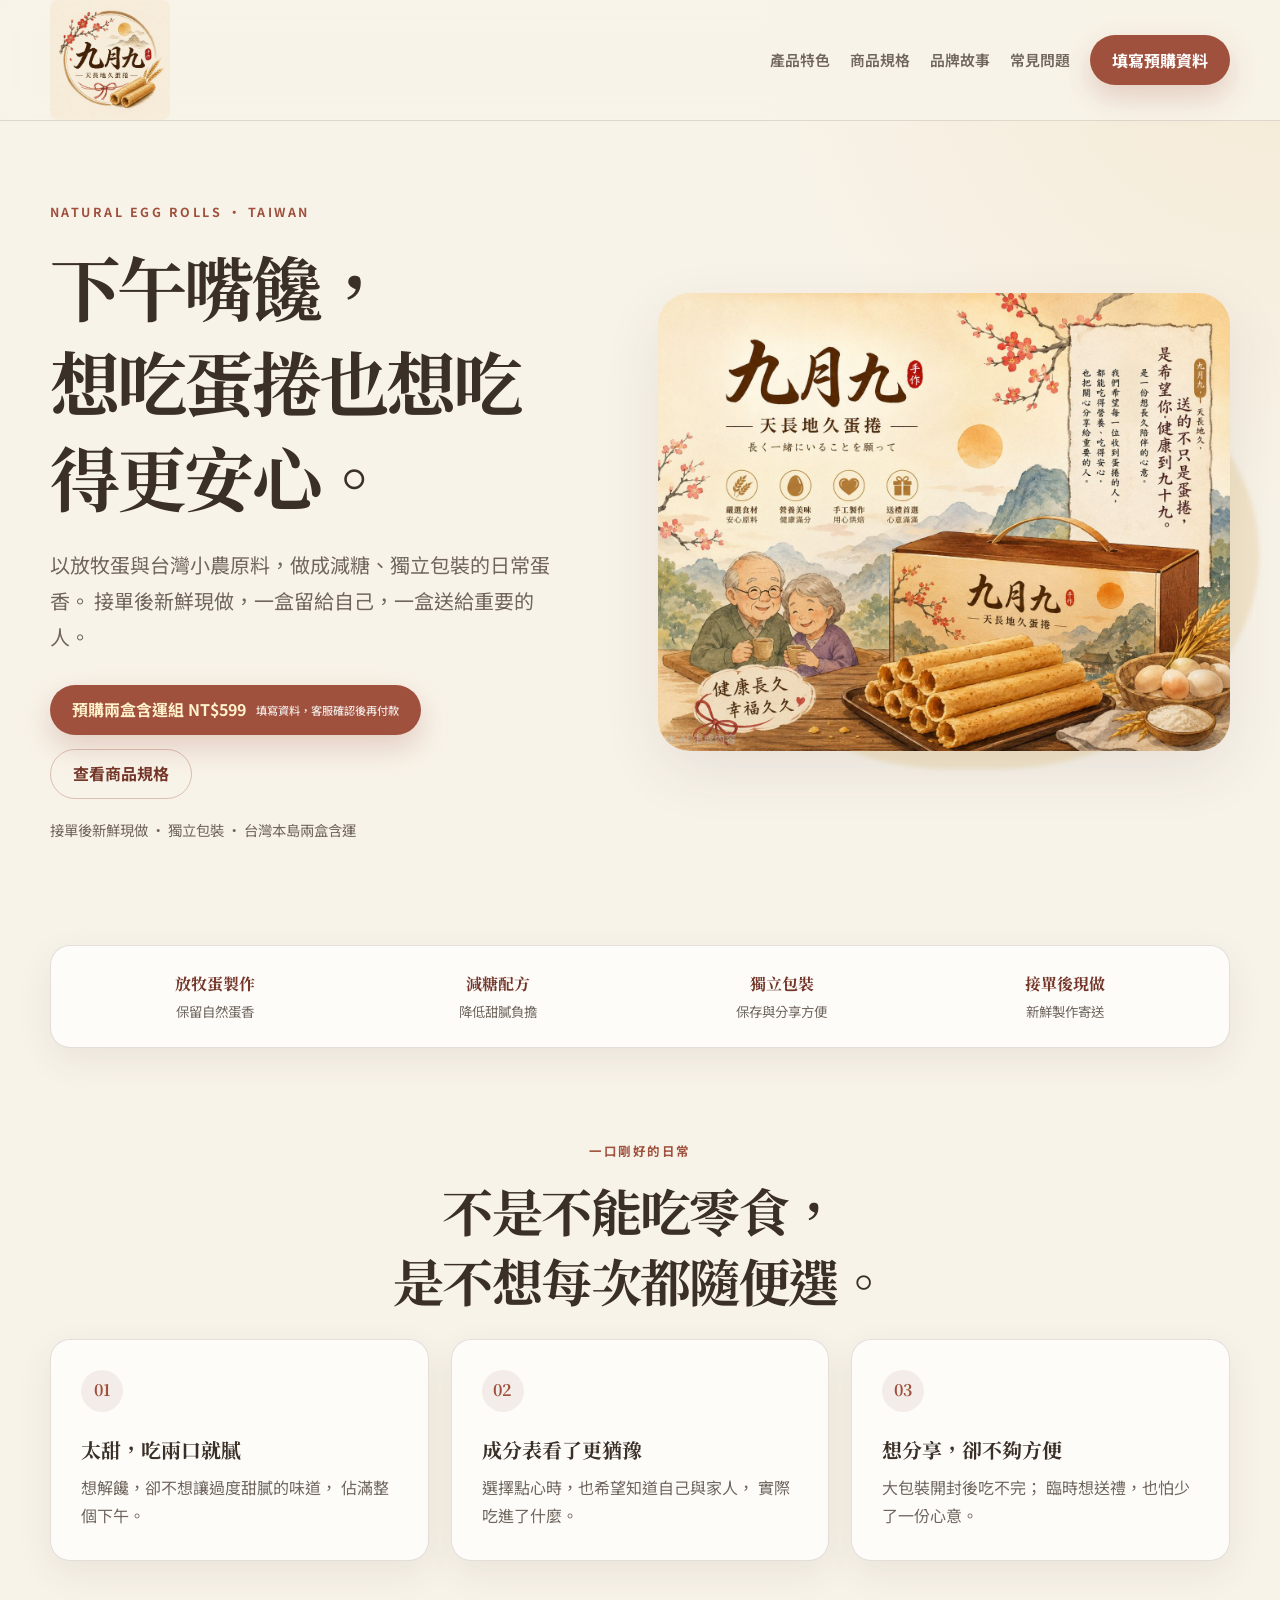
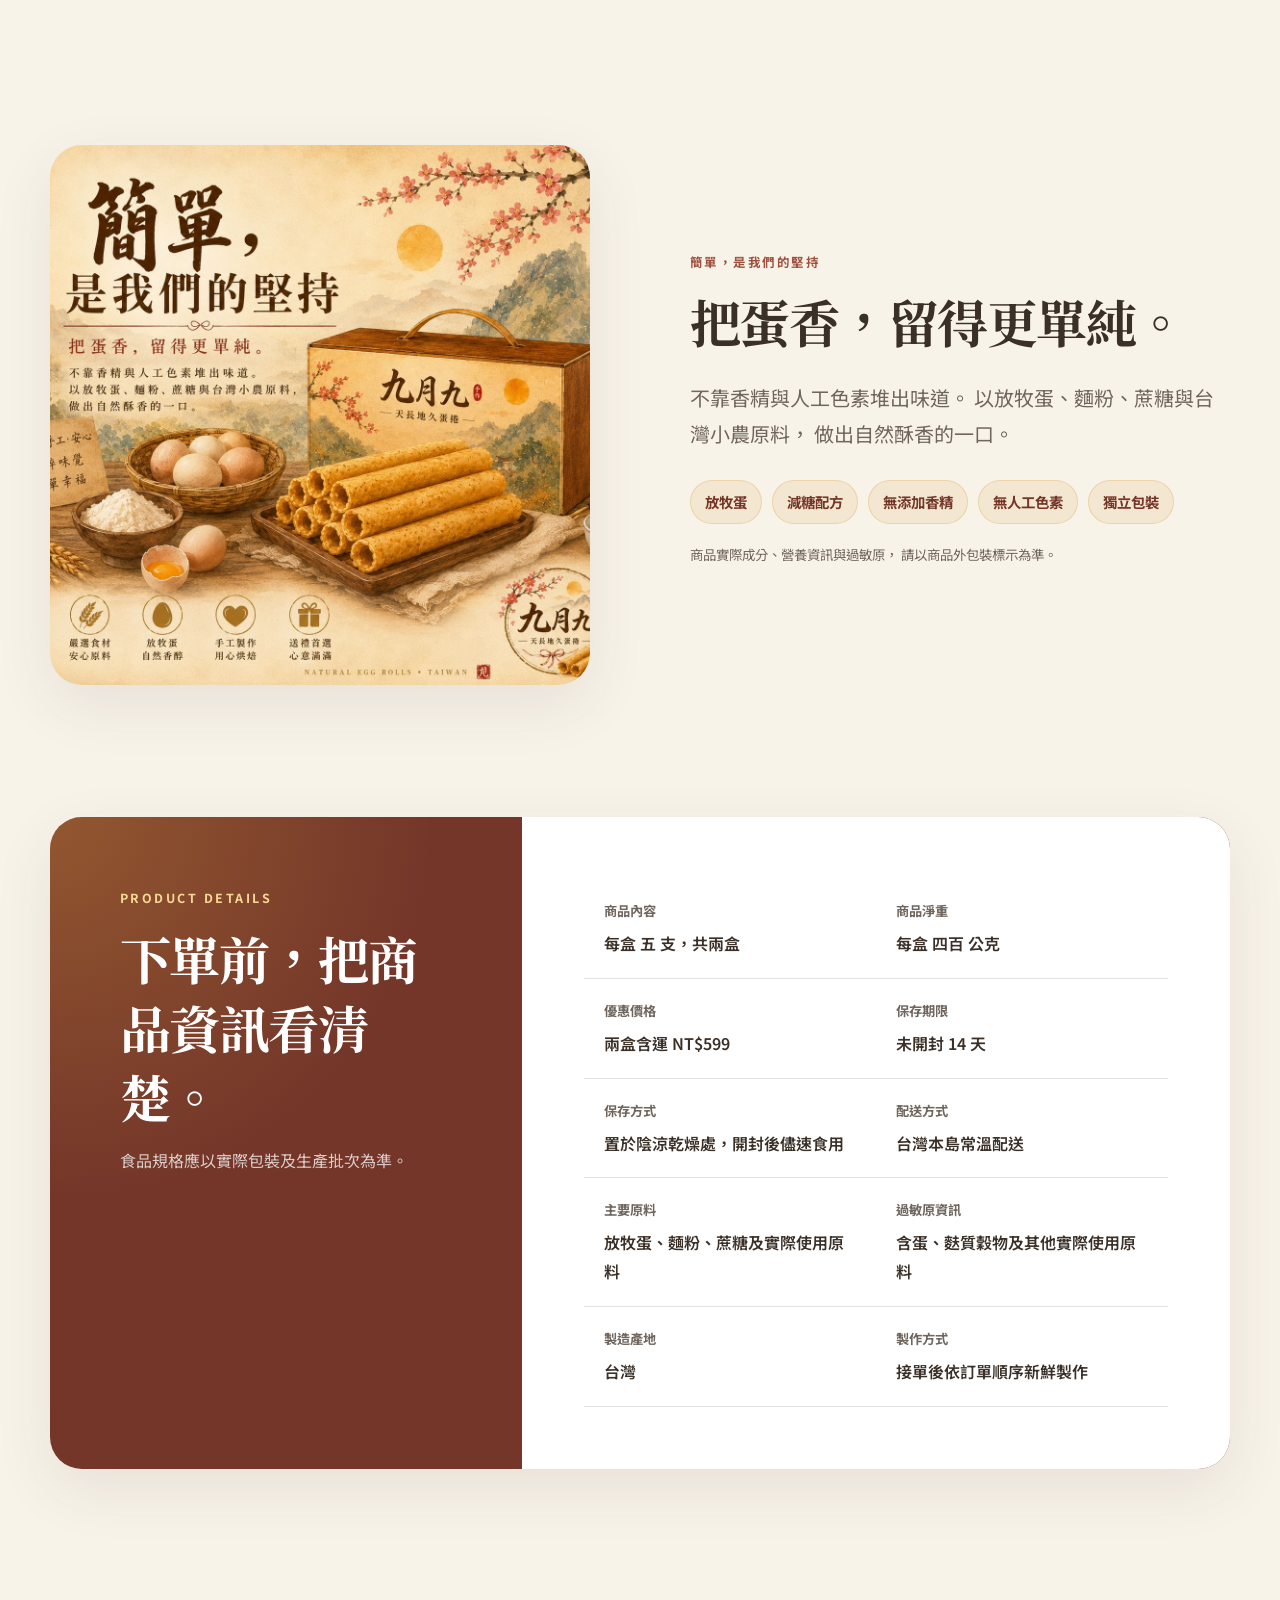
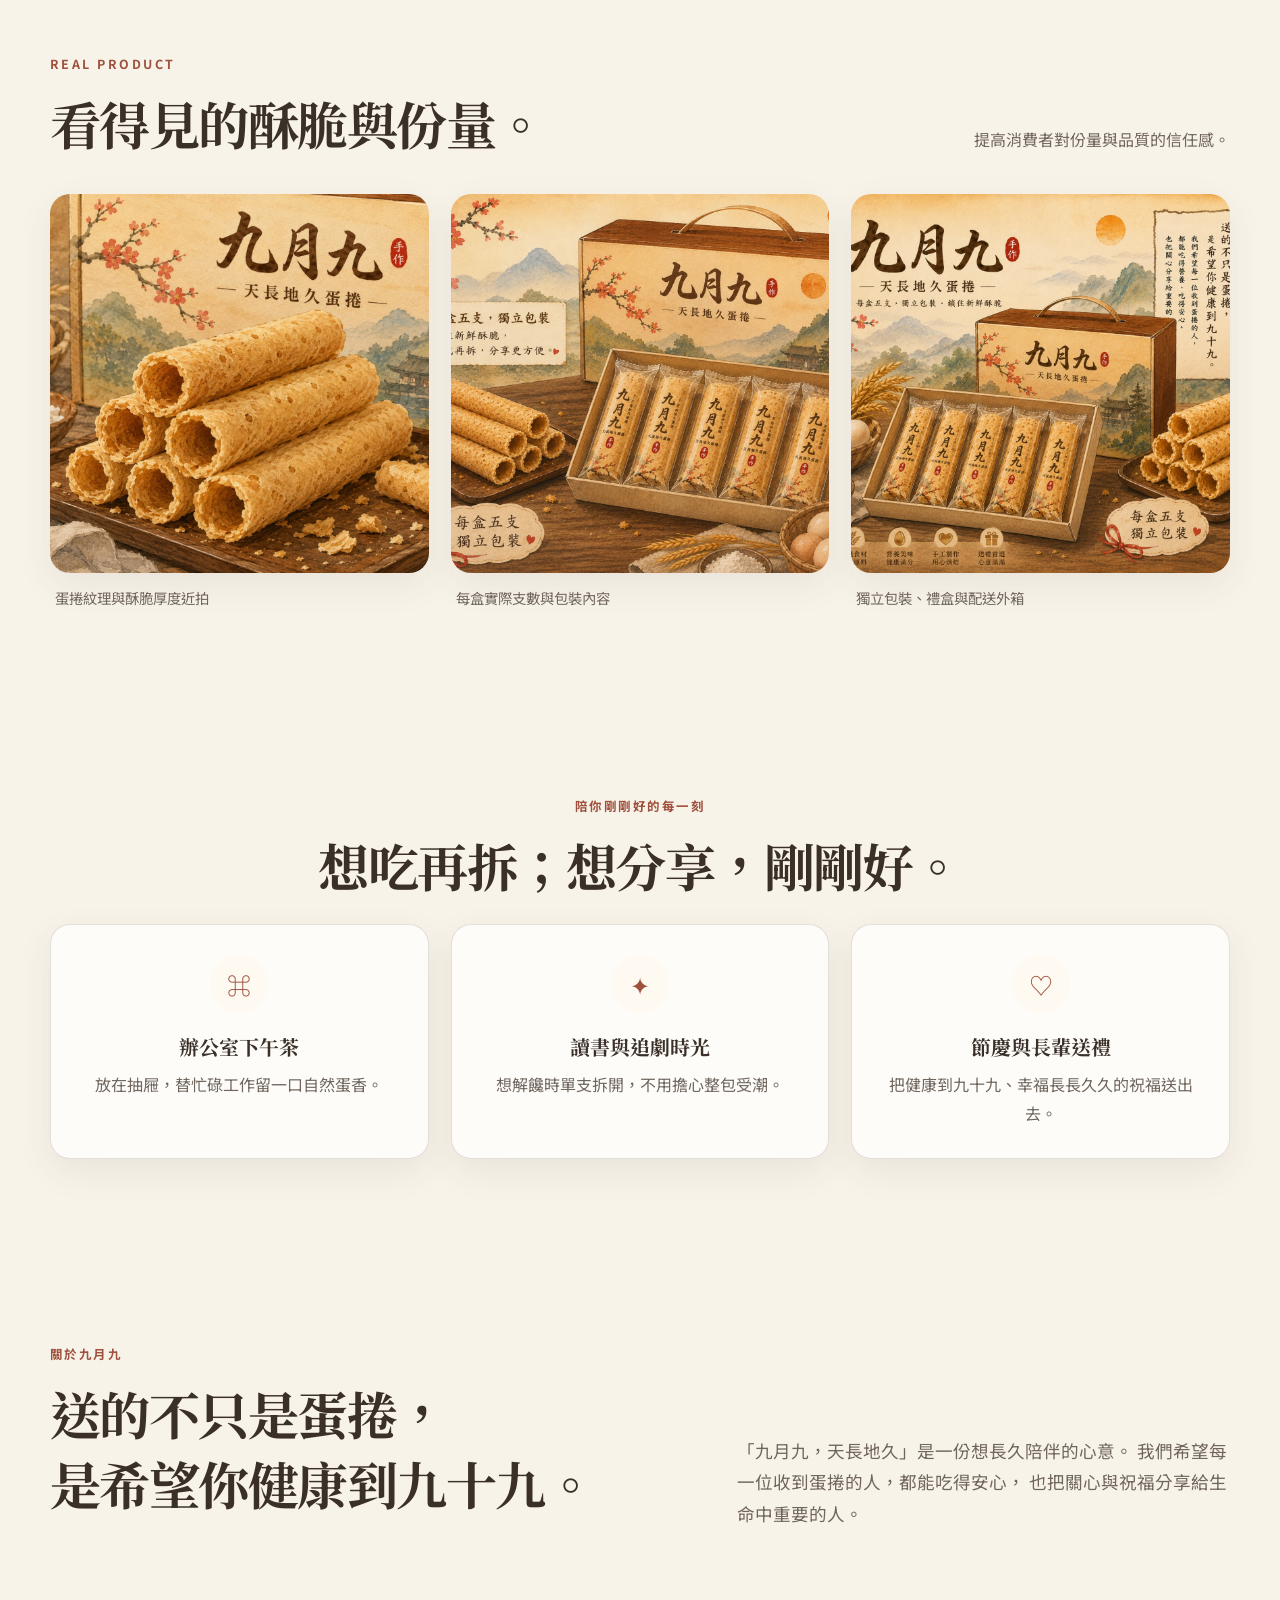
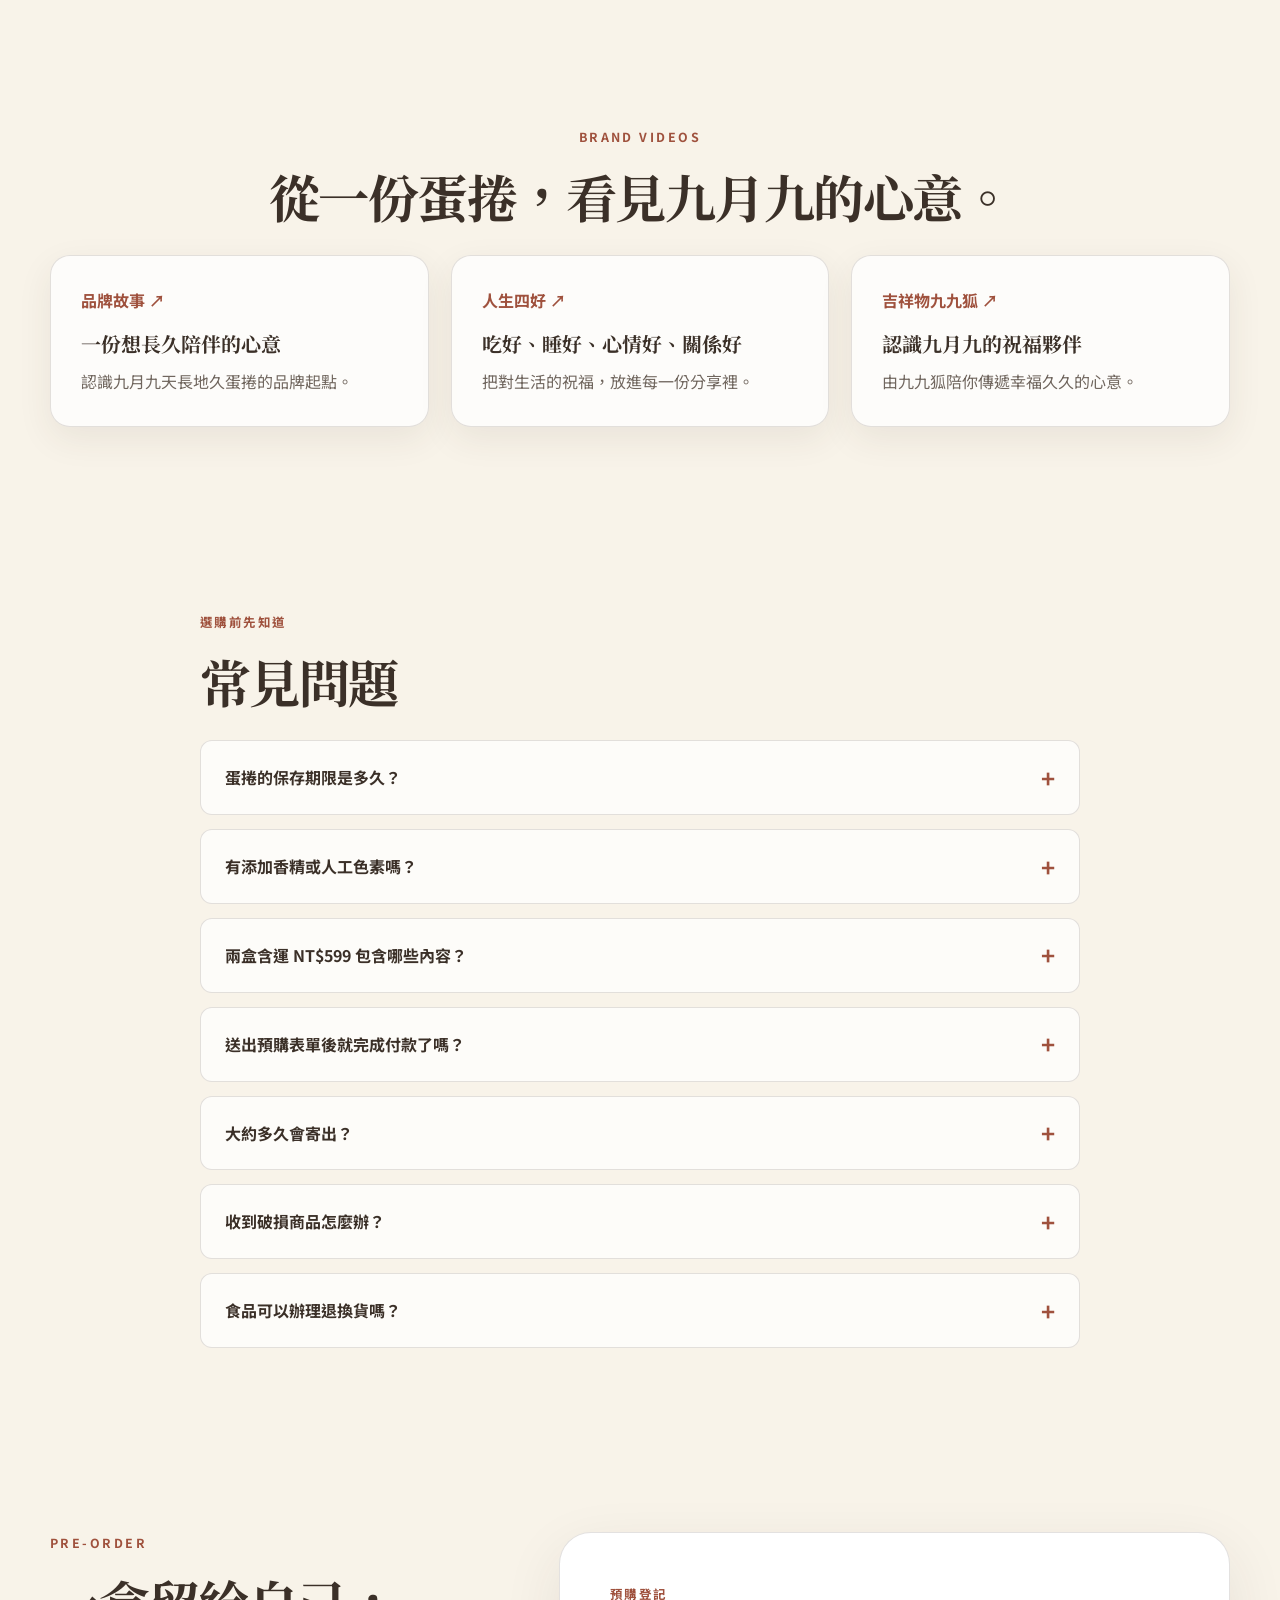
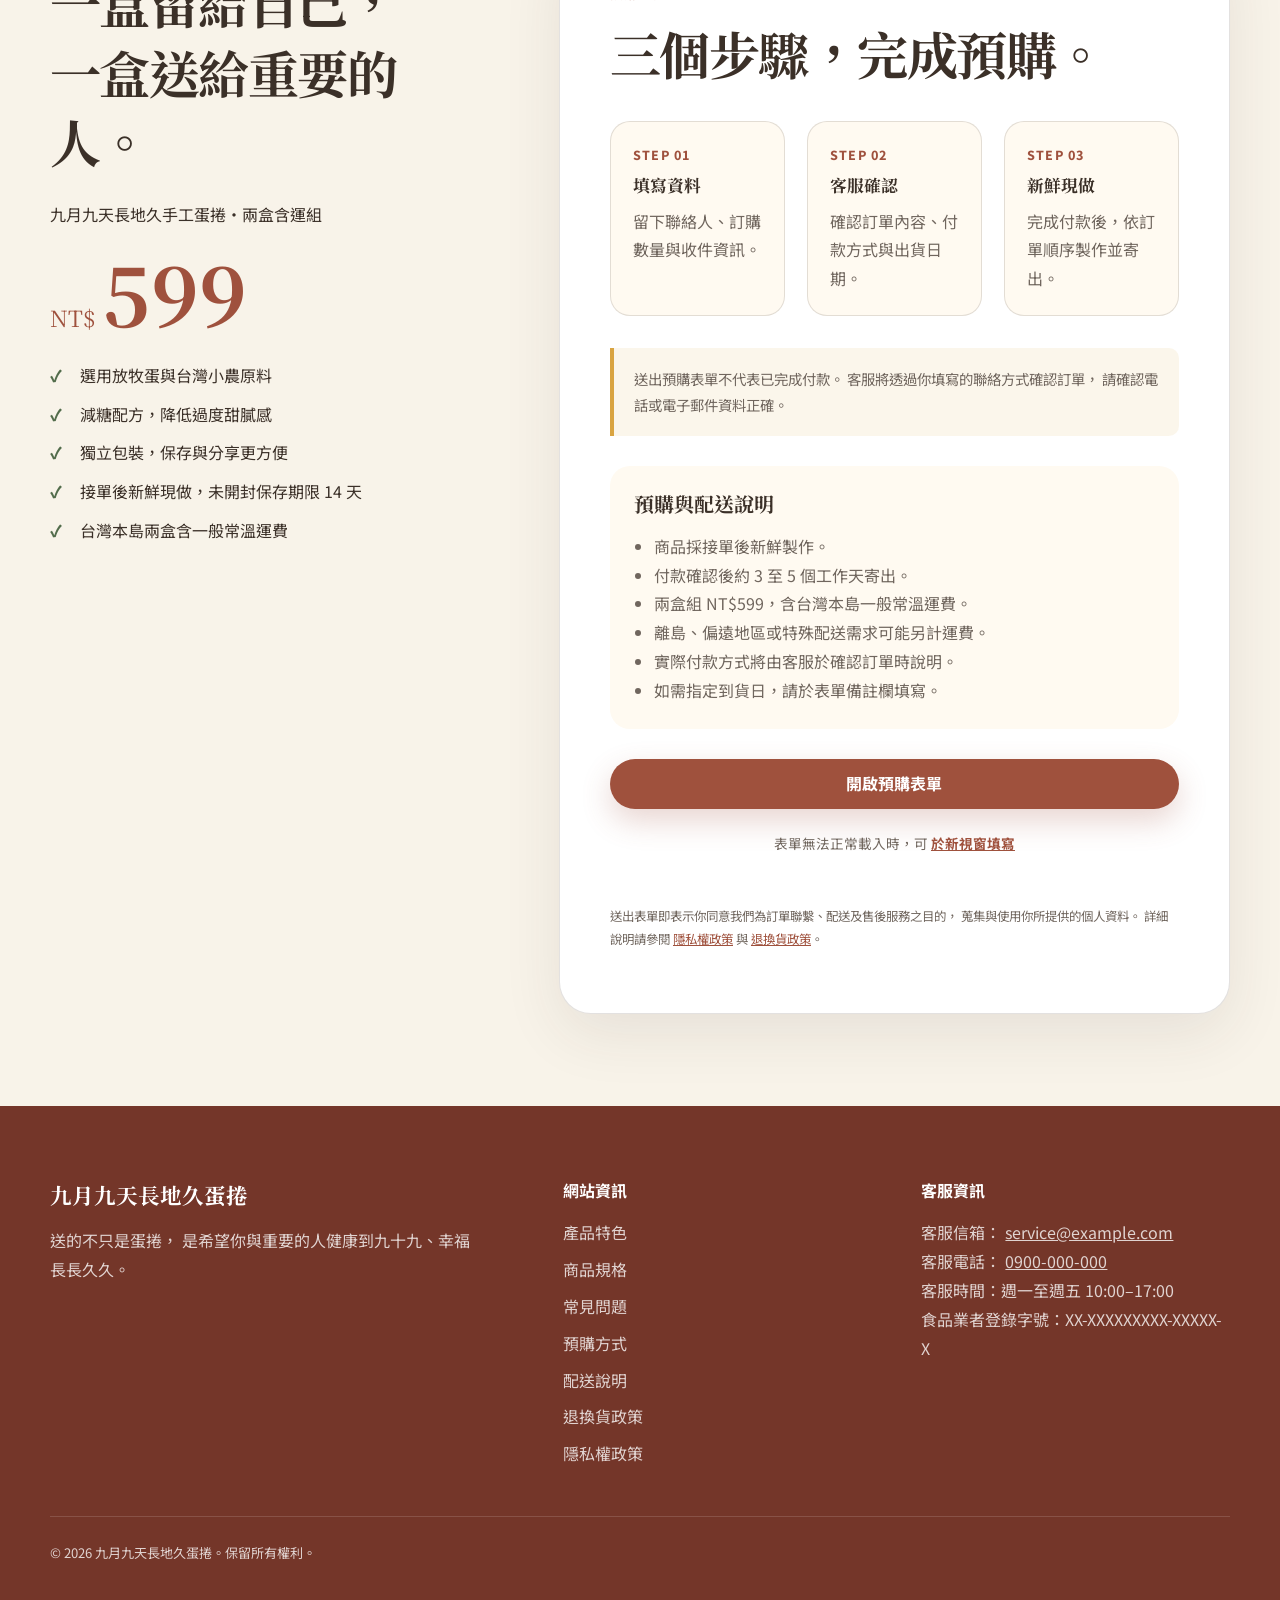
<file: index_2.html>
<html lang="zh-Hant-TW">
<head>
  <meta charset="utf-8">
  <meta
    name="viewport"
    content="width=device-width, initial-scale=1, viewport-fit=cover"
  >

  <title>九月九手工蛋捲｜放牧蛋減糖蛋捲・兩盒含運 NT$599</title>

  <meta
    name="description"
    content="九月九天長地久手工蛋捲，選用放牧蛋與台灣小農原料，減糖、獨立包裝，接單後新鮮現做。兩盒含運 NT$599，適合送長輩、節慶拜訪與日常分享。"
  >

  <meta name="robots" content="index, follow, max-image-preview:large">

  <link
    rel="canonical"
    href="https://hagicatyu-netizen.github.io/99egg-rolls/"
  >

  <link
    rel="icon"
    href="images/favicon.png"
    type="image/png"
  >

  <!-- Open Graph -->
  <meta property="og:type" content="website">
  <meta property="og:site_name" content="九月九天長地久蛋捲">
  <meta property="og:locale" content="zh_TW">
  <meta
    property="og:title"
    content="九月九天長地久蛋捲｜健康到九十九"
  >
  <meta
    property="og:description"
    content="放牧蛋減糖手工蛋捲，兩盒含運 NT$599。一盒留給自己，一盒送給重要的人。"
  >
  <meta
    property="og:image"
    content="https://hagicatyu-netizen.github.io/99egg-rolls/images/og-egg-rolls.jpg"
  >
  <meta property="og:image:width" content="1200">
  <meta property="og:image:height" content="630">
  <meta
    property="og:image:alt"
    content="九月九天長地久蛋捲兩盒含運組"
  >
  <meta
    property="og:url"
    content="https://hagicatyu-netizen.github.io/99egg-rolls/"
  >

  <!-- X / Twitter -->
  <meta name="twitter:card" content="summary_large_image">
  <meta
    name="twitter:title"
    content="九月九天長地久蛋捲｜健康到九十九"
  >
  <meta
    name="twitter:description"
    content="放牧蛋減糖手工蛋捲，兩盒含運 NT$599。"
  >
  <meta
    name="twitter:image"
    content="https://hagicatyu-netizen.github.io/99egg-rolls/images/og-egg-rolls.jpg"
  >

  <!-- Fonts -->
  <link rel="preconnect" href="https://fonts.googleapis.com">
  <link
    rel="preconnect"
    href="https://fonts.gstatic.com"
    crossorigin
  >
  <link
    href="https://fonts.googleapis.com/css2?family=Noto+Sans+TC:wght@400;500;600;700&family=Noto+Serif+TC:wght@600;700;900&display=swap"
    rel="stylesheet"
  >

  <!-- GA4：請替換成實際 Measurement ID -->
  <script
    async
    src="https://www.googletagmanager.com/gtag/js?id=G-XXXXXXXXXX"
  ></script>

  <script>
    window.dataLayer = window.dataLayer || [];

    function gtag() {
      dataLayer.push(arguments);
    }

    gtag("js", new Date());
    gtag("config", "G-XXXXXXXXXX", {
      anonymize_ip: true
    });
  </script>

  <!-- Product structured data -->
  <script type="application/ld+json">
  {
    "@context": "https://schema.org",
    "@type": "Product",
    "@id": "https://hagicatyu-netizen.github.io/99egg-rolls/#product",
    "name": "九月九天長地久蛋捲兩盒含運組",
    "url": "https://hagicatyu-netizen.github.io/99egg-rolls/",
    "image": [
      "https://hagicatyu-netizen.github.io/99egg-rolls/images/hero-egg-rolls.jpg",
      "https://hagicatyu-netizen.github.io/99egg-rolls/images/product-closeup.jpg",
      "https://hagicatyu-netizen.github.io/99egg-rolls/images/product-package.jpg"
    ],
    "description": "選用放牧蛋與台灣小農原料製作的減糖手工蛋捲，採獨立包裝與接單後新鮮現做。",
    "sku": "99-EGGROLL-2BOX",
    "category": "手工蛋捲",
    "brand": {
      "@type": "Brand",
      "name": "九月九"
    },
    "offers": {
      "@type": "Offer",
      "url": "https://hagicatyu-netizen.github.io/99egg-rolls/#order",
      "priceCurrency": "TWD",
      "price": 599,
      "priceValidUntil": "2026-12-31",
      "availability": "https://schema.org/PreOrder",
      "itemCondition": "https://schema.org/NewCondition",
      "seller": {
        "@type": "Organization",
        "name": "九月九天長地久蛋捲"
      }
    }
  }
  </script>

  <!-- FAQ structured data -->
  <script type="application/ld+json">
  {
    "@context": "https://schema.org",
    "@type": "FAQPage",
    "mainEntity": [
      {
        "@type": "Question",
        "name": "蛋捲的保存期限是多久？",
        "acceptedAnswer": {
          "@type": "Answer",
          "text": "未開封保存期限為 14 天。我們採接單後新鮮現做，請依商品外包裝標示方式保存，並於期限內食用完畢。"
        }
      },
      {
        "@type": "Question",
        "name": "有添加香精或人工色素嗎？",
        "acceptedAnswer": {
          "@type": "Answer",
          "text": "依目前產品資訊，無添加香精與人工色素，實際成分請以商品外包裝標示為準。"
        }
      },
      {
        "@type": "Question",
        "name": "兩盒含運 NT$599 包含哪些內容？",
        "acceptedAnswer": {
          "@type": "Answer",
          "text": "方案包含九月九手工蛋捲兩盒及台灣本島一般常溫配送費用。實際每盒支數與重量請參考網站商品規格。"
        }
      },
      {
        "@type": "Question",
        "name": "收到破損商品怎麼辦？",
        "acceptedAnswer": {
          "@type": "Answer",
          "text": "如有明顯運送破損，請保留商品與外箱，並於收貨後 24 小時內拍照聯繫客服協助處理。"
        }
      }
    ]
  }
  </script>

  <style>
    :root {
      --color-bg: #f8f3e9;
      --color-bg-soft: #fffaf1;
      --color-surface: #ffffff;
      --color-text: #3b3028;
      --color-text-soft: #70665e;
      --color-primary: #9f513d;
      --color-primary-dark: #743629;
      --color-accent: #d9a441;
      --color-border: rgba(59, 48, 40, 0.14);
      --color-success: #526c4b;
      --shadow-soft: 0 20px 60px rgba(59, 48, 40, 0.09);
      --shadow-card: 0 12px 35px rgba(59, 48, 40, 0.08);
      --radius-large: 32px;
      --radius-medium: 20px;
      --radius-small: 12px;
      --container: 1180px;
      --font-serif: "Noto Serif TC", serif;
      --font-sans: "Noto Sans TC", sans-serif;
    }

    *,
    *::before,
    *::after {
      box-sizing: border-box;
    }

    html {
      scroll-behavior: smooth;
      scroll-padding-top: 90px;
    }

    body {
      margin: 0;
      color: var(--color-text);
      background:
        radial-gradient(
          circle at top right,
          rgba(217, 164, 65, 0.12),
          transparent 34rem
        ),
        var(--color-bg);
      font-family: var(--font-sans);
      font-size: 16px;
      line-height: 1.8;
      text-rendering: optimizeLegibility;
      -webkit-font-smoothing: antialiased;
    }

    img {
      display: block;
      max-width: 100%;
      height: auto;
    }

    iframe {
      display: block;
      width: 100%;
      border: 0;
    }

    a {
      color: inherit;
    }

    button,
    input,
    textarea,
    select {
      font: inherit;
    }

    button,
    summary,
    a {
      -webkit-tap-highlight-color: transparent;
    }

    a:focus-visible,
    button:focus-visible,
    summary:focus-visible {
      outline: 3px solid var(--color-accent);
      outline-offset: 4px;
    }

    .skip-link {
      position: fixed;
      top: 12px;
      left: -9999px;
      z-index: 9999;
      padding: 10px 18px;
      color: #fff;
      background: var(--color-primary-dark);
      border-radius: 8px;
      text-decoration: none;
    }

    .skip-link:focus {
      left: 12px;
    }

    .section {
      width: min(calc(100% - 40px), var(--container));
      margin-inline: auto;
      padding-block: 92px;
    }

    .eyebrow {
      margin: 0 0 14px;
      color: var(--color-primary);
      font-size: 0.78rem;
      font-weight: 700;
      letter-spacing: 0.2em;
      text-transform: uppercase;
    }

    h1,
    h2,
    h3 {
      margin-top: 0;
      font-family: var(--font-serif);
      line-height: 1.35;
    }

    h1 {
      margin-bottom: 24px;
      font-size: clamp(2.5rem, 5.5vw, 5rem);
      letter-spacing: -0.04em;
    }

    h2 {
      margin-bottom: 24px;
      font-size: clamp(2rem, 4vw, 3.5rem);
      letter-spacing: -0.03em;
    }

    h3 {
      margin-bottom: 10px;
      font-size: 1.25rem;
    }

    p {
      margin-top: 0;
    }

    .lead {
      color: var(--color-text-soft);
      font-size: clamp(1.05rem, 2vw, 1.25rem);
    }

    .fineprint {
      color: var(--color-text-soft);
      font-size: 0.84rem;
    }

    .button,
    .button-nav,
    .button-sticky,
    .secondary-button,
    .load-form-button {
      display: inline-flex;
      align-items: center;
      justify-content: center;
      gap: 10px;
      min-height: 50px;
      padding: 13px 22px;
      border: 0;
      border-radius: 999px;
      font-weight: 700;
      line-height: 1.3;
      text-decoration: none;
      cursor: pointer;
      transition:
        transform 0.2s ease,
        box-shadow 0.2s ease,
        background-color 0.2s ease;
    }

    .button,
    .button-nav,
    .button-sticky,
    .load-form-button {
      color: #fff;
      background: var(--color-primary);
      box-shadow: 0 12px 30px rgba(159, 81, 61, 0.24);
    }

    .button:hover,
    .button-nav:hover,
    .button-sticky:hover,
    .load-form-button:hover {
      background: var(--color-primary-dark);
      transform: translateY(-2px);
    }

    .button span,
    .button-sticky span {
      color: #fff1c9;
    }

    .button small {
      display: block;
      font-size: 0.7rem;
      font-weight: 500;
      opacity: 0.84;
    }

    .secondary-button {
      color: var(--color-primary-dark);
      background: transparent;
      border: 1px solid rgba(159, 81, 61, 0.32);
    }

    .secondary-button:hover {
      background: rgba(159, 81, 61, 0.06);
      transform: translateY(-2px);
    }

    /* Header */
    .site-header {
      position: sticky;
      top: 0;
      z-index: 1000;
      background: rgba(248, 243, 233, 0.92);
      border-bottom: 1px solid var(--color-border);
      backdrop-filter: blur(14px);
    }

    .nav {
      display: flex;
      align-items: center;
      justify-content: space-between;
      width: min(calc(100% - 40px), var(--container));
      min-height: 76px;
      margin-inline: auto;
      gap: 24px;
    }

    .brand {
      display: inline-flex;
      align-items: center;
      flex-shrink: 0;
      text-decoration: none;
    }

    .brand img {
      width: 120px;
      height: auto;
      border-radius: 8px;
    }

    .desktop-nav {
      display: flex;
      align-items: center;
      gap: 20px;
    }

    .desktop-nav a:not(.button-nav) {
      color: var(--color-text-soft);
      font-size: 0.93rem;
      font-weight: 600;
      text-decoration: none;
    }

    .desktop-nav a:not(.button-nav):hover {
      color: var(--color-primary);
    }

    .mobile-nav-button {
      display: none;
    }

    /* Hero */
    .hero {
      display: grid;
      grid-template-columns: minmax(0, 0.95fr) minmax(0, 1.05fr);
      align-items: center;
      min-height: calc(100svh - 76px);
      gap: clamp(40px, 7vw, 90px);
      padding-top: 70px;
    }

    .hero-copy {
      position: relative;
      z-index: 1;
    }

    .hero .lead {
      max-width: 640px;
      margin-bottom: 30px;
    }

    .hero-actions {
      display: flex;
      flex-wrap: wrap;
      align-items: center;
      gap: 14px;
    }

    .subnote {
      margin: 18px 0 0;
      color: var(--color-text-soft);
      font-size: 0.9rem;
    }

    .hero-art {
      position: relative;
    }

    .hero-art::before {
      content: "";
      position: absolute;
      inset: 8% -5% -4% 10%;
      z-index: -1;
      background: rgba(217, 164, 65, 0.18);
      border-radius: 44% 56% 53% 47%;
      filter: blur(2px);
    }

    .hero-art img {
      width: 100%;
      aspect-ratio: 5 / 4;
      object-fit: cover;
      border-radius: var(--radius-large);
      box-shadow: var(--shadow-soft);
    }

    /* Trust strip */
    .trust-strip {
      width: min(calc(100% - 40px), var(--container));
      margin: 0 auto;
      padding: 24px 30px;
      background: rgba(255, 255, 255, 0.72);
      border: 1px solid var(--color-border);
      border-radius: var(--radius-medium);
      box-shadow: var(--shadow-card);
    }

    .trust-list {
      display: grid;
      grid-template-columns: repeat(4, 1fr);
      margin: 0;
      padding: 0;
      list-style: none;
      gap: 16px;
    }

    .trust-list li {
      text-align: center;
    }

    .trust-list strong {
      display: block;
      color: var(--color-primary-dark);
      font-family: var(--font-serif);
      font-size: 1rem;
    }

    .trust-list span {
      color: var(--color-text-soft);
      font-size: 0.84rem;
    }

    /* Pain */
    .pain {
      text-align: center;
    }

    .pain h2 {
      max-width: 760px;
      margin-inline: auto;
    }

    .pain-grid,
    .moment-grid,
    .gallery-grid,
    .order-steps {
      display: grid;
      grid-template-columns: repeat(3, 1fr);
      gap: 22px;
    }

    .pain-grid article,
    .moment-grid article,
    .order-steps article {
      padding: 30px;
      text-align: left;
      background: rgba(255, 255, 255, 0.74);
      border: 1px solid var(--color-border);
      border-radius: var(--radius-medium);
      box-shadow: var(--shadow-card);
    }

    .pain-grid article > span {
      display: inline-flex;
      align-items: center;
      justify-content: center;
      width: 42px;
      height: 42px;
      margin-bottom: 24px;
      color: var(--color-primary);
      background: rgba(159, 81, 61, 0.09);
      border-radius: 50%;
      font-family: var(--font-serif);
      font-weight: 700;
    }

    .pain-grid p,
    .moment-grid p,
    .order-steps p {
      margin-bottom: 0;
      color: var(--color-text-soft);
    }

    /* Solution */
    .solution {
      display: grid;
      grid-template-columns: minmax(0, 1fr) minmax(0, 1fr);
      align-items: center;
      gap: clamp(42px, 8vw, 100px);
    }

    .solution-art img {
      width: 100%;
      aspect-ratio: 1;
      object-fit: cover;
      border-radius: var(--radius-large);
      box-shadow: var(--shadow-soft);
    }

    .tags {
      display: flex;
      flex-wrap: wrap;
      gap: 10px;
      margin: 28px 0 18px;
    }

    .tags span {
      padding: 8px 14px;
      color: var(--color-primary-dark);
      background: rgba(217, 164, 65, 0.14);
      border: 1px solid rgba(217, 164, 65, 0.3);
      border-radius: 999px;
      font-size: 0.9rem;
      font-weight: 700;
    }

    /* Product specifications */
    .spec-section {
      padding-top: 40px;
    }

    .spec-card {
      display: grid;
      grid-template-columns: 0.8fr 1.2fr;
      overflow: hidden;
      background: var(--color-primary-dark);
      border-radius: var(--radius-large);
      box-shadow: var(--shadow-soft);
    }

    .spec-intro {
      padding: clamp(35px, 6vw, 70px);
      color: #fff;
      background:
        radial-gradient(
          circle at top left,
          rgba(217, 164, 65, 0.3),
          transparent 24rem
        );
    }

    .spec-intro .eyebrow {
      color: #f7d995;
    }

    .spec-intro h2 {
      margin-bottom: 15px;
    }

    .spec-intro p {
      color: rgba(255, 255, 255, 0.75);
    }

    .spec-list {
      display: grid;
      grid-template-columns: repeat(2, 1fr);
      margin: 0;
      padding: clamp(30px, 5vw, 62px);
      background: var(--color-surface);
      gap: 0;
    }

    .spec-list div {
      padding: 20px;
      border-bottom: 1px solid var(--color-border);
    }

    .spec-list dt {
      margin-bottom: 6px;
      color: var(--color-text-soft);
      font-size: 0.83rem;
      font-weight: 700;
    }

    .spec-list dd {
      margin: 0;
      color: var(--color-text);
      font-weight: 600;
    }

    /* Gallery */
    .gallery-heading {
      display: flex;
      align-items: end;
      justify-content: space-between;
      gap: 30px;
      margin-bottom: 36px;
    }

    .gallery-heading h2 {
      margin-bottom: 0;
    }

    .gallery-heading p:last-child {
      max-width: 420px;
      margin-bottom: 4px;
      color: var(--color-text-soft);
    }

    .gallery-grid figure {
      margin: 0;
    }

    .gallery-grid img {
      width: 100%;
      aspect-ratio: 1;
      object-fit: cover;
      border-radius: var(--radius-medium);
      box-shadow: var(--shadow-card);
    }

    .gallery-grid figcaption {
      padding: 12px 5px 0;
      color: var(--color-text-soft);
      font-size: 0.9rem;
    }

    /* Moments */
    .moments {
      text-align: center;
    }

    .moments h2 {
      max-width: 760px;
      margin-inline: auto;
    }

    .moment-grid article {
      text-align: center;
    }

    .moment-icon {
      display: inline-flex;
      align-items: center;
      justify-content: center;
      width: 58px;
      height: 58px;
      margin-bottom: 20px;
      color: var(--color-primary);
      background: var(--color-bg-soft);
      border-radius: 50%;
      font-size: 1.5rem;
    }

    /* Story */
    .story {
      display: grid;
      grid-template-columns: 1fr 0.8fr;
      align-items: end;
      gap: 70px;
    }

    .story > p {
      margin-bottom: 12px;
      color: var(--color-text-soft);
      font-size: 1.1rem;
    }

    /* Videos */
    .video-section {
      text-align: center;
    }

    .video-section h2 {
      max-width: 760px;
      margin-inline: auto;
    }

    .video-links {
      display: grid;
      grid-template-columns: repeat(3, 1fr);
      gap: 22px;
    }

    .video-card {
      display: block;
      padding: 30px;
      text-align: left;
      background: rgba(255, 255, 255, 0.75);
      border: 1px solid var(--color-border);
      border-radius: var(--radius-medium);
      box-shadow: var(--shadow-card);
      text-decoration: none;
      transition:
        transform 0.2s ease,
        box-shadow 0.2s ease;
    }

    .video-card:hover {
      transform: translateY(-4px);
      box-shadow: var(--shadow-soft);
    }

    .video-card span {
      display: inline-block;
      margin-bottom: 15px;
      color: var(--color-primary);
      font-weight: 700;
    }

    .video-card h3 {
      margin-bottom: 10px;
    }

    .video-card p {
      margin-bottom: 0;
      color: var(--color-text-soft);
    }

    /* FAQ */
    .faq {
      max-width: 880px;
    }

    .faq details {
      background: rgba(255, 255, 255, 0.74);
      border: 1px solid var(--color-border);
      border-radius: var(--radius-small);
    }

    .faq details + details {
      margin-top: 14px;
    }

    .faq summary {
      position: relative;
      padding: 22px 58px 22px 24px;
      font-weight: 700;
      cursor: pointer;
      list-style: none;
    }

    .faq summary::-webkit-details-marker {
      display: none;
    }

    .faq summary::after {
      content: "+";
      position: absolute;
      top: 50%;
      right: 24px;
      color: var(--color-primary);
      font-size: 1.5rem;
      line-height: 1;
      transform: translateY(-50%);
    }

    .faq details[open] summary::after {
      content: "−";
    }

    .faq details p {
      margin: 0;
      padding: 0 24px 24px;
      color: var(--color-text-soft);
    }

    /* Order */
    .order {
      display: grid;
      grid-template-columns: minmax(0, 0.78fr) minmax(0, 1.22fr);
      align-items: start;
      gap: clamp(35px, 7vw, 80px);
    }

    .order-copy {
      position: sticky;
      top: 110px;
    }

    .price {
      display: flex;
      align-items: baseline;
      gap: 8px;
      margin: 24px 0;
      color: var(--color-primary);
      font-family: var(--font-serif);
      font-size: 1.4rem;
    }

    .price strong {
      font-size: clamp(3rem, 7vw, 5rem);
      line-height: 1;
    }

    .order-benefits {
      margin: 0;
      padding: 0;
      list-style: none;
    }

    .order-benefits li {
      position: relative;
      padding-left: 30px;
    }

    .order-benefits li + li {
      margin-top: 10px;
    }

    .order-benefits li::before {
      content: "✓";
      position: absolute;
      left: 0;
      color: var(--color-success);
      font-weight: 900;
    }

    .order-panel {
      padding: clamp(26px, 5vw, 50px);
      background: var(--color-surface);
      border: 1px solid var(--color-border);
      border-radius: var(--radius-large);
      box-shadow: var(--shadow-soft);
    }

    .order-steps {
      margin: 32px 0;
    }

    .order-steps article {
      padding: 22px;
      background: var(--color-bg-soft);
      box-shadow: none;
    }

    .order-steps span {
      display: block;
      margin-bottom: 8px;
      color: var(--color-primary);
      font-size: 0.78rem;
      font-weight: 800;
      letter-spacing: 0.1em;
    }

    .order-steps h3 {
      font-size: 1.05rem;
    }

    .order-notice {
      padding: 18px 20px;
      color: var(--color-text-soft);
      background: rgba(217, 164, 65, 0.1);
      border-left: 4px solid var(--color-accent);
      border-radius: 0 10px 10px 0;
      font-size: 0.9rem;
    }

    .shipping-info {
      margin: 30px 0;
      padding: 24px;
      background: var(--color-bg-soft);
      border-radius: var(--radius-medium);
    }

    .shipping-info h3 {
      margin-bottom: 15px;
    }

    .shipping-info ul {
      margin: 0;
      padding-left: 20px;
      color: var(--color-text-soft);
    }

    .form-actions {
      display: flex;
      flex-wrap: wrap;
      gap: 12px;
      margin-top: 24px;
    }

    .load-form-button {
      width: 100%;
    }

    .form-fallback {
      width: 100%;
      margin: 10px 0 0;
      text-align: center;
      color: var(--color-text-soft);
      font-size: 0.85rem;
    }

    .form-fallback a {
      color: var(--color-primary);
      font-weight: 700;
    }

    #order-form-slot {
      margin-top: 26px;
      overflow: hidden;
      border-radius: var(--radius-medium);
    }

    .form-loading {
      padding: 40px 20px;
      text-align: center;
      color: var(--color-text-soft);
      background: var(--color-bg-soft);
      border-radius: var(--radius-medium);
    }

    .privacy-note {
      margin-top: 24px;
      color: var(--color-text-soft);
      font-size: 0.78rem;
    }

    .privacy-note a {
      color: var(--color-primary);
    }

    /* Footer */
    .site-footer {
      padding: 70px 20px 110px;
      color: rgba(255, 255, 255, 0.78);
      background: var(--color-primary-dark);
    }

    .footer-inner {
      display: grid;
      grid-template-columns: 1.2fr 0.8fr 0.8fr;
      width: min(100%, var(--container));
      margin-inline: auto;
      gap: 50px;
    }

    .footer-brand strong {
      display: block;
      margin-bottom: 12px;
      color: #fff;
      font-family: var(--font-serif);
      font-size: 1.35rem;
    }

    .footer-brand p {
      max-width: 420px;
    }

    .footer-title {
      margin-bottom: 14px;
      color: #fff;
      font-weight: 700;
    }

    .footer-links {
      display: flex;
      flex-direction: column;
      align-items: flex-start;
      gap: 8px;
    }

    .footer-links a {
      text-decoration: none;
    }

    .footer-links a:hover {
      color: #fff;
    }

    address {
      font-style: normal;
    }

    .copyright {
      width: min(100%, var(--container));
      margin: 48px auto 0;
      padding-top: 24px;
      border-top: 1px solid rgba(255, 255, 255, 0.14);
      font-size: 0.82rem;
    }

    /* Mobile sticky CTA */
    .mobile-sticky-cta {
      display: none;
    }

    /* Reduced motion */
    @media (prefers-reduced-motion: reduce) {
      html {
        scroll-behavior: auto;
      }

      *,
      *::before,
      *::after {
        scroll-behavior: auto !important;
        transition: none !important;
        animation: none !important;
      }
    }

    /* Tablet */
    @media (max-width: 980px) {
      .desktop-nav a:not(.button-nav) {
        display: none;
      }

      .hero {
        grid-template-columns: 1fr;
        min-height: auto;
      }

      .hero-copy {
        order: 2;
      }

      .hero-art {
        order: 1;
      }

      .trust-list {
        grid-template-columns: repeat(2, 1fr);
      }

      .solution,
      .story,
      .order {
        grid-template-columns: 1fr;
      }

      .story {
        gap: 20px;
      }

      .spec-card {
        grid-template-columns: 1fr;
      }

      .order-copy {
        position: static;
      }
    }

    /* Mobile */
    @media (max-width: 720px) {
      html {
        scroll-padding-top: 72px;
      }

      body {
        padding-bottom: 82px;
      }

      .section {
        width: min(calc(100% - 28px), var(--container));
        padding-block: 66px;
      }

      .nav {
        width: min(calc(100% - 28px), var(--container));
        min-height: 68px;
      }

      .brand img {
        width: 88px;
      }

      .desktop-nav {
        display: none;
      }

      .mobile-nav-button {
        display: inline-flex;
        min-height: 42px;
        padding: 10px 16px;
        font-size: 0.88rem;
      }

      .hero {
        gap: 34px;
        padding-top: 30px;
      }

      .hero h1 {
        font-size: clamp(2.35rem, 12vw, 3.6rem);
      }

      .hero-art img {
        border-radius: 24px;
      }

      .hero-actions {
        align-items: stretch;
        flex-direction: column;
      }

      .hero-actions a {
        width: 100%;
      }

      .trust-strip {
        width: min(calc(100% - 28px), var(--container));
        padding: 22px;
      }

      .trust-list {
        grid-template-columns: 1fr 1fr;
        gap: 20px 12px;
      }

      .pain-grid,
      .moment-grid,
      .gallery-grid,
      .order-steps,
      .video-links {
        grid-template-columns: 1fr;
      }

      .pain-grid article,
      .moment-grid article {
        padding: 24px;
      }

      .solution {
        gap: 34px;
      }

      .spec-list {
        grid-template-columns: 1fr;
      }

      .spec-list div {
        padding-inline: 8px;
      }

      .gallery-heading {
        align-items: flex-start;
        flex-direction: column;
      }

      .gallery-heading p:last-child {
        margin-bottom: 0;
      }

      .order-panel {
        padding: 24px 18px;
        border-radius: 24px;
      }

      .form-actions {
        flex-direction: column;
      }

      .form-actions a,
      .form-actions button {
        width: 100%;
      }

      .footer-inner {
        grid-template-columns: 1fr;
        gap: 36px;
      }

      .site-footer {
        padding-bottom: 55px;
      }

      .mobile-sticky-cta {
        position: fixed;
        right: 0;
        bottom: 0;
        left: 0;
        z-index: 1100;
        display: block;
        padding:
          10px
          max(14px, env(safe-area-inset-right))
          calc(10px + env(safe-area-inset-bottom))
          max(14px, env(safe-area-inset-left));
        background: rgba(248, 243, 233, 0.94);
        border-top: 1px solid var(--color-border);
        backdrop-filter: blur(12px);
      }

      .button-sticky {
        width: 100%;
      }
    }
  </style>
</head>

<body>
  <a class="skip-link" href="#main-content">跳至主要內容</a>

  <header class="site-header">
    <div class="nav">
      <a
        class="brand"
        href="#top"
        aria-label="九月九天長地久蛋捲首頁"
      >
        <img
          src="images/site-logo.jpg"
          alt="九月九天長地久蛋捲"
          width="120"
          height="40"
        >
      </a>

      <nav class="desktop-nav" aria-label="主要導覽">
        <a href="#features">產品特色</a>
        <a href="#specifications">商品規格</a>
        <a href="#story">品牌故事</a>
        <a href="#faq">常見問題</a>
        <a
          class="button-nav track-order-cta"
          href="#order"
          data-cta-location="navigation"
        >
          填寫預購資料
        </a>
      </nav>

      <a
        class="button-nav mobile-nav-button track-order-cta"
        href="#order"
        data-cta-location="mobile_navigation"
      >
        立即預購
      </a>
    </div>
  </header>

  <main id="main-content">
    <!-- Hero -->
    <section id="top" class="hero section">
      <div class="hero-copy">
        <p class="eyebrow">Natural egg rolls · Taiwan</p>

        <h1>
          下午嘴饞，<br>
          想吃蛋捲也想吃得更安心。
        </h1>

        <p class="lead">
          以放牧蛋與台灣小農原料，做成減糖、獨立包裝的日常蛋香。
          接單後新鮮現做，一盒留給自己，一盒送給重要的人。
        </p>

        <div class="hero-actions">
          <a
            class="button track-order-cta"
            href="#order"
            data-cta-location="hero"
          >
            <span>預購兩盒含運組 NT$599</span>
            <small>填寫資料，客服確認後再付款</small>
          </a>

          <a class="secondary-button" href="#specifications">
            查看商品規格
          </a>
        </div>

        <p class="subnote">
          接單後新鮮現做 · 獨立包裝 · 台灣本島兩盒含運
        </p>
      </div>

      <div class="hero-art">
        <picture>
          <source
            srcset="images/hero-egg-rolls.jpg"
            type="image/avif"
          >
          <source
            srcset="images/hero-egg-rolls.jp"
            type="image/webp"
          >
          <img
            src="images/hero-egg-rolls.jpg"
            alt="九月九手工蛋捲兩盒禮盒與久久祝福插畫"
            width="1200"
            height="960"
            fetchpriority="high"
            decoding="async"
          >
        </picture>
      </div>
    </section>

    <!-- Trust highlights -->
    <aside class="trust-strip" aria-label="商品特色摘要">
      <ul class="trust-list">
        <li>
          <strong>放牧蛋製作</strong>
          <span>保留自然蛋香</span>
        </li>
        <li>
          <strong>減糖配方</strong>
          <span>降低甜膩負擔</span>
        </li>
        <li>
          <strong>獨立包裝</strong>
          <span>保存與分享方便</span>
        </li>
        <li>
          <strong>接單後現做</strong>
          <span>新鮮製作寄送</span>
        </li>
      </ul>
    </aside>

    <!-- Pain -->
    <section class="pain section" aria-labelledby="pain-title">
      <p class="eyebrow">一口剛好的日常</p>

      <h2 id="pain-title">
        不是不能吃零食，<br>
        是不想每次都隨便選。
      </h2>

      <div class="pain-grid">
        <article>
          <span aria-hidden="true">01</span>
          <h3>太甜，吃兩口就膩</h3>
          <p>
            想解饞，卻不想讓過度甜膩的味道，
            佔滿整個下午。
          </p>
        </article>

        <article>
          <span aria-hidden="true">02</span>
          <h3>成分表看了更猶豫</h3>
          <p>
            選擇點心時，也希望知道自己與家人，
            實際吃進了什麼。
          </p>
        </article>

        <article>
          <span aria-hidden="true">03</span>
          <h3>想分享，卻不夠方便</h3>
          <p>
            大包裝開封後吃不完；
            臨時想送禮，也怕少了一份心意。
          </p>
        </article>
      </div>
    </section>

    <!-- Solution -->
    <section
      id="features"
      class="solution section"
      aria-labelledby="feature-title"
    >
      <div class="solution-art">
        <picture>
          <source
            srcset="images/simple-ingredients.jpg"
            type="image/avif"
          >
          <source
            srcset="images/simple-ingredients.jpg"
            type="image/webp"
          >
          <img
            src="images/simple-ingredients.jpg"
            alt="九月九蛋捲與放牧蛋、麵粉及天然食材插畫"
            loading="lazy"
            decoding="async"
            width="900"
            height="900"
          >
        </picture>
      </div>

      <div>
        <p class="eyebrow">簡單，是我們的堅持</p>

        <h2 id="feature-title">把蛋香，留得更單純。</h2>

        <p class="lead">
          不靠香精與人工色素堆出味道。
          以放牧蛋、麵粉、蔗糖與台灣小農原料，
          做出自然酥香的一口。
        </p>

        <div class="tags" aria-label="產品特色">
          <span>放牧蛋</span>
          <span>減糖配方</span>
          <span>無添加香精</span>
          <span>無人工色素</span>
          <span>獨立包裝</span>
        </div>

        <p class="fineprint">
          商品實際成分、營養資訊與過敏原，
          請以商品外包裝標示為準。
        </p>
      </div>
    </section>

    <!-- Product specifications -->
    <section
      id="specifications"
      class="spec-section section"
      aria-labelledby="spec-title"
    >
      <div class="spec-card">
        <div class="spec-intro">
          <p class="eyebrow">Product details</p>

          <h2 id="spec-title">下單前，把商品資訊看清楚。</h2>

          <p>
            食品規格應以實際包裝及生產批次為準。
          </p>
        </div>

        <dl class="spec-list">
          <div>
            <dt>商品內容</dt>
            <dd>每盒 五 支，共兩盒</dd>
          </div>

          <div>
            <dt>商品淨重</dt>
            <dd>每盒 四百 公克</dd>
          </div>

          <div>
            <dt>優惠價格</dt>
            <dd>兩盒含運 NT$599</dd>
          </div>

          <div>
            <dt>保存期限</dt>
            <dd>未開封 14 天</dd>
          </div>

          <div>
            <dt>保存方式</dt>
            <dd>置於陰涼乾燥處，開封後儘速食用</dd>
          </div>

          <div>
            <dt>配送方式</dt>
            <dd>台灣本島常溫配送</dd>
          </div>

          <div>
            <dt>主要原料</dt>
            <dd>放牧蛋、麵粉、蔗糖及實際使用原料</dd>
          </div>

          <div>
            <dt>過敏原資訊</dt>
            <dd>含蛋、麩質穀物及其他實際使用原料</dd>
          </div>

          <div>
            <dt>製造產地</dt>
            <dd>台灣</dd>
          </div>

          <div>
            <dt>製作方式</dt>
            <dd>接單後依訂單順序新鮮製作</dd>
          </div>
        </dl>
      </div>
    </section>

    <!-- Real product gallery -->
    <section
      class="section"
      aria-labelledby="gallery-title"
    >
      <div class="gallery-heading">
        <div>
          <p class="eyebrow">Real product</p>
          <h2 id="gallery-title">看得見的酥脆與份量。</h2>
        </div>

        <p>
          
          提高消費者對份量與品質的信任感。
        </p>
      </div>

      <div class="gallery-grid">
        <figure>
          <img
            src="images/product-closeup.jpg"
            alt="九月九手工蛋捲酥脆紋理近拍"
            loading="lazy"
            decoding="async"
            width="700"
            height="700"
          >
          <figcaption>蛋捲紋理與酥脆厚度近拍</figcaption>
        </figure>

        <figure>
          <img
            src="images/product-box-content.jpg"
            alt="九月九蛋捲每盒實際內容物"
            loading="lazy"
            decoding="async"
            width="700"
            height="700"
          >
          <figcaption>每盒實際支數與包裝內容</figcaption>
        </figure>

        <figure>
          <img
            src="images/product-package.jpg"
            alt="九月九蛋捲獨立包裝與禮盒"
            loading="lazy"
            decoding="async"
            width="700"
            height="700"
          >
          <figcaption>獨立包裝、禮盒與配送外箱</figcaption>
        </figure>
      </div>
    </section>

    <!-- Moments -->
    <section
      class="moments section"
      aria-labelledby="moment-title"
    >
      <p class="eyebrow">陪你剛剛好的每一刻</p>

      <h2 id="moment-title">想吃再拆；想分享，剛剛好。</h2>

      <div class="moment-grid">
        <article>
          <div class="moment-icon" aria-hidden="true">⌘</div>
          <h3>辦公室下午茶</h3>
          <p>放在抽屜，替忙碌工作留一口自然蛋香。</p>
        </article>

        <article>
          <div class="moment-icon" aria-hidden="true">✦</div>
          <h3>讀書與追劇時光</h3>
          <p>想解饞時單支拆開，不用擔心整包受潮。</p>
        </article>

        <article>
          <div class="moment-icon" aria-hidden="true">♡</div>
          <h3>節慶與長輩送禮</h3>
          <p>把健康到九十九、幸福長長久久的祝福送出去。</p>
        </article>
      </div>
    </section>

    <!-- Brand story -->
    <section
      id="story"
      class="story section"
      aria-labelledby="story-title"
    >
      <div>
        <p class="eyebrow">關於九月九</p>

        <h2 id="story-title">
          送的不只是蛋捲，<br>
          是希望你健康到九十九。
        </h2>
      </div>

      <p>
        「九月九，天長地久」是一份想長久陪伴的心意。
        我們希望每一位收到蛋捲的人，都能吃得安心，
        也把關心與祝福分享給生命中重要的人。
      </p>
    </section>

    <!-- Brand videos -->
    <section
      class="video-section section"
      aria-labelledby="video-title"
    >
      <p class="eyebrow">Brand videos</p>

      <h2 id="video-title">從一份蛋捲，看見九月九的心意。</h2>

      <div class="video-links">
        <a
          class="video-card track-video-link"
          href="https://youtube.com/shorts/-fn7AMiMKU4"
          target="_blank"
          rel="noopener noreferrer"
        >
          <span>品牌故事 ↗</span>
          <h3>一份想長久陪伴的心意</h3>
          <p>認識九月九天長地久蛋捲的品牌起點。</p>
        </a>

        <a
          class="video-card track-video-link"
          href="https://www.youtube.com/watch?v=bBZTvwnFmNA"
          target="_blank"
          rel="noopener noreferrer"
        >
          <span>人生四好 ↗</span>
          <h3>吃好、睡好、心情好、關係好</h3>
          <p>把對生活的祝福，放進每一份分享裡。</p>
        </a>

        <a
          class="video-card track-video-link"
          href="https://youtube.com/shorts/WIMnXhA2SMg"
          target="_blank"
          rel="noopener noreferrer"
        >
          <span>吉祥物九九狐 ↗</span>
          <h3>認識九月九的祝福夥伴</h3>
          <p>由九九狐陪你傳遞幸福久久的心意。</p>
        </a>
      </div>
    </section>

    <!-- FAQ -->
    <section
      id="faq"
      class="faq section"
      aria-labelledby="faq-title"
    >
      <p class="eyebrow">選購前先知道</p>
      <h2 id="faq-title">常見問題</h2>

      <details>
        <summary>蛋捲的保存期限是多久？</summary>
        <p>
          未開封保存期限為 14 天。為確保最佳酥脆口感與新鮮度，
          我們採<strong>接單後新鮮現做</strong>，
          請依商品外包裝標示方式保存，並於期限內食用完畢。
        </p>
      </details>

      <details>
        <summary>有添加香精或人工色素嗎？</summary>
        <p>
          依目前產品資訊，無添加香精與人工色素；
          實際成分、食品添加物、營養標示與過敏原資訊，
          請以商品外包裝標示為準。
        </p>
      </details>

      <details>
        <summary>兩盒含運 NT$599 包含哪些內容？</summary>
        <p>
          方案包含九月九手工蛋捲兩盒及台灣本島一般常溫運費。
          每盒實際支數、重量與配送範圍，
          請參考本頁商品規格與預購說明。
        </p>
      </details>

      <details>
        <summary>送出預購表單後就完成付款了嗎？</summary>
        <p>
          尚未完成。送出資料後，客服將依你填寫的聯絡方式，
          確認商品數量、付款方式與預計出貨日期。
          完成付款確認後，訂單才正式成立。
        </p>
      </details>

      <details>
        <summary>大約多久會寄出？</summary>
        <p>
          商品採接單後新鮮製作。付款確認後，
          預計約 3 至 5 個工作天依訂單順序寄出。
          節慶或訂單量較大時，實際出貨時間可能調整。
        </p>
      </details>

      <details>
        <summary>收到破損商品怎麼辦？</summary>
        <p>
          如有明顯運送破損，請保留商品、內包裝與配送外箱，
          並於收貨後 24 小時內拍照聯繫客服協助處理。
        </p>
      </details>

      <details>
        <summary>食品可以辦理退換貨嗎？</summary>
        <p>
          食品屬於具有保存期限及衛生考量的商品。
          除商品瑕疵、品項錯誤或運送破損外，
          已拆封、已食用或因個人保存不當造成的商品，
          恕無法辦理退換貨。實際規則以退換貨政策頁面為準。
        </p>
      </details>
    </section>

    <!-- Order -->
    <section
      id="order"
      class="order section"
      aria-labelledby="order-title"
    >
      <div class="order-copy">
        <p class="eyebrow">Pre-order</p>

        <h2 id="order-title">
          一盒留給自己，<br>
          一盒送給重要的人。
        </h2>

        <p>九月九天長地久手工蛋捲・兩盒含運組</p>

        <p class="price">
          NT$
          <strong>599</strong>
        </p>

        <ul class="order-benefits">
          <li>選用放牧蛋與台灣小農原料</li>
          <li>減糖配方，降低過度甜膩感</li>
          <li>獨立包裝，保存與分享更方便</li>
          <li>接單後新鮮現做，未開封保存期限 14 天</li>
          <li>台灣本島兩盒含一般常溫運費</li>
        </ul>
      </div>

      <div class="order-panel">
        <p class="eyebrow">預購登記</p>
        <h2>三個步驟，完成預購。</h2>

        <div class="order-steps" aria-label="預購流程">
          <article>
            <span>STEP 01</span>
            <h3>填寫資料</h3>
            <p>留下聯絡人、訂購數量與收件資訊。</p>
          </article>

          <article>
            <span>STEP 02</span>
            <h3>客服確認</h3>
            <p>確認訂單內容、付款方式與出貨日期。</p>
          </article>

          <article>
            <span>STEP 03</span>
            <h3>新鮮現做</h3>
            <p>完成付款後，依訂單順序製作並寄出。</p>
          </article>
        </div>

        <p class="order-notice">
          送出預購表單不代表已完成付款。
          客服將透過你填寫的聯絡方式確認訂單，
          請確認電話或電子郵件資料正確。
        </p>

        <div class="shipping-info">
          <h3>預購與配送說明</h3>
          <ul>
            <li>商品採接單後新鮮製作。</li>
            <li>付款確認後約 3 至 5 個工作天寄出。</li>
            <li>兩盒組 NT$599，含台灣本島一般常溫運費。</li>
            <li>離島、偏遠地區或特殊配送需求可能另計運費。</li>
            <li>實際付款方式將由客服於確認訂單時說明。</li>
            <li>如需指定到貨日，請於表單備註欄填寫。</li>
          </ul>
        </div>

        <div class="form-actions">
          <button
            id="load-order-form"
            class="load-form-button"
            type="button"
          >
            開啟預購表單
          </button>

          <p class="form-fallback">
            表單無法正常載入時，可
            <a
              id="external-form-link"
              href="https://docs.google.com/forms/d/e/1FAIpQLScfJuKxO0L44o4K-CreO9WWoA5IUBYvYm8AIHWnjvX3CzEx8A/viewform"
              target="_blank"
              rel="noopener noreferrer"
            >
              於新視窗填寫
            </a>
          </p>
        </div>

        <div
          id="order-form-slot"
          aria-live="polite"
          aria-label="九月九蛋捲預購表單區域"
        ></div>

        <p class="privacy-note">
          送出表單即表示你同意我們為訂單聯繫、配送及售後服務之目的，
          蒐集與使用你所提供的個人資料。
          詳細說明請參閱
          <a href="privacy.html">隱私權政策</a>
          與
          <a href="returns.html">退換貨政策</a>。
        </p>
      </div>
    </section>
  </main>

  <!-- Mobile sticky order CTA -->
  <div class="mobile-sticky-cta">
    <a
      class="button-sticky track-order-cta"
      href="#order"
      data-cta-location="mobile_sticky"
    >
      預購兩盒含運組
      <span>NT$599</span>
    </a>
  </div>

  <footer class="site-footer">
    <div class="footer-inner">
      <div class="footer-brand">
        <strong>九月九天長地久蛋捲</strong>
        <p>
          送的不只是蛋捲，
          是希望你與重要的人健康到九十九、幸福長長久久。
        </p>
      </div>

      <div>
        <p class="footer-title">網站資訊</p>

        <nav class="footer-links" aria-label="頁尾導覽">
          <a href="#features">產品特色</a>
          <a href="#specifications">商品規格</a>
          <a href="#faq">常見問題</a>
          <a href="#order">預購方式</a>
          <a href="shipping.html">配送說明</a>
          <a href="returns.html">退換貨政策</a>
          <a href="privacy.html">隱私權政策</a>
        </nav>
      </div>

      <div>
        <p class="footer-title">客服資訊</p>

        <address>
          客服信箱：
          <a href="mailto:hagicatyu@gmail.com">
            service@example.com
          </a>
          <br>

          客服電話：
          <a href="tel:+886900000000">
            0900-000-000
          </a>
          <br>

          客服時間：週一至週五 10:00–17:00
          <br>

          食品業者登錄字號：XX-XXXXXXXXX-XXXXX-X
        </address>
      </div>
    </div>

    <p class="copyright">
      © 2026 九月九天長地久蛋捲。保留所有權利。
    </p>
  </footer>

  <script>
    (() => {
      "use strict";

      const FORM_EMBED_URL =
        "https://docs.google.com/forms/d/e/1FAIpQLScfJuKxO0L44o4K-CreO9WWoA5IUBYvYm8AIHWnjvX3CzEx8A/viewform?embedded=true";

      const loadFormButton =
        document.getElementById("load-order-form");

      const formSlot =
        document.getElementById("order-form-slot");

      const externalFormLink =
        document.getElementById("external-form-link");

      let formLoaded = false;

      /**
       * Safely send GA4 event only when gtag exists.
       */
      function trackEvent(eventName, parameters = {}) {
        if (typeof window.gtag !== "function") {
          return;
        }

        window.gtag("event", eventName, parameters);
      }

      /**
       * Load the Google Form iframe only after user interaction.
       */
      function loadOrderForm() {
        if (formLoaded || !formSlot) {
          return;
        }

        formLoaded = true;

        if (loadFormButton) {
          loadFormButton.disabled = true;
          loadFormButton.textContent = "表單載入中…";
        }

        const loadingMessage = document.createElement("div");
        loadingMessage.className = "form-loading";
        loadingMessage.textContent = "正在載入安全預購表單…";

        formSlot.appendChild(loadingMessage);

        const iframe = document.createElement("iframe");

        iframe.src = FORM_EMBED_URL;
        iframe.title = "九月九天長地久蛋捲預購表單";
        iframe.width = "100%";
        iframe.height = "900";
        iframe.loading = "lazy";
        iframe.setAttribute("frameborder", "0");
        iframe.setAttribute("marginheight", "0");
        iframe.setAttribute("marginwidth", "0");
        iframe.setAttribute(
          "referrerpolicy",
          "strict-origin-when-cross-origin"
        );

        iframe.addEventListener("load", () => {
          loadingMessage.remove();

          if (loadFormButton) {
            loadFormButton.remove();
          }
        });

        iframe.addEventListener("error", () => {
          loadingMessage.textContent =
            "表單目前無法載入，請使用上方新視窗連結填寫。";

          if (loadFormButton) {
            loadFormButton.disabled = false;
            loadFormButton.textContent = "重新載入預購表單";
          }

          formLoaded = false;
        });

        formSlot.appendChild(iframe);

        trackEvent("begin_checkout", {
          currency: "TWD",
          value: 599,
          items: [
            {
              item_id: "99-EGGROLL-2BOX",
              item_name: "九月九蛋捲兩盒含運組",
              price: 599,
              quantity: 1
            }
          ]
        });
      }

      if (loadFormButton) {
        loadFormButton.addEventListener("click", loadOrderForm);
      }

      /**
       * Track order CTA clicks.
       */
      document
        .querySelectorAll(".track-order-cta")
        .forEach((link) => {
          link.addEventListener("click", () => {
            trackEvent("select_promotion", {
              promotion_id: "99_eggroll_2box_599",
              promotion_name: "九月九蛋捲兩盒含運預購",
              creative_slot:
                link.dataset.ctaLocation || "unknown"
            });
          });
        });

      /**
       * Track external Google Form click.
       */
      if (externalFormLink) {
        externalFormLink.addEventListener("click", () => {
          trackEvent("begin_checkout", {
            currency: "TWD",
            value: 599,
            checkout_type: "external_google_form",
            items: [
              {
                item_id: "99-EGGROLL-2BOX",
                item_name: "九月九蛋捲兩盒含運組",
                price: 599,
                quantity: 1
              }
            ]
          });
        });
      }

      /**
       * Track brand video clicks.
       */
      document
        .querySelectorAll(".track-video-link")
        .forEach((link) => {
          link.addEventListener("click", () => {
            trackEvent("video_link_click", {
              link_text:
                link.querySelector("h3")?.textContent.trim() ||
                link.textContent.trim(),
              link_url: link.href
            });
          });
        });

      /**
       * Track FAQ interactions.
       */
      document
        .querySelectorAll(".faq details")
        .forEach((details) => {
          details.addEventListener("toggle", () => {
            if (!details.open) {
              return;
            }

            const question =
              details.querySelector("summary")?.textContent.trim();

            trackEvent("faq_open", {
              faq_question: question || "unknown"
            });
          });
        });
    })();
  </script>
</body>
</html>
</file>
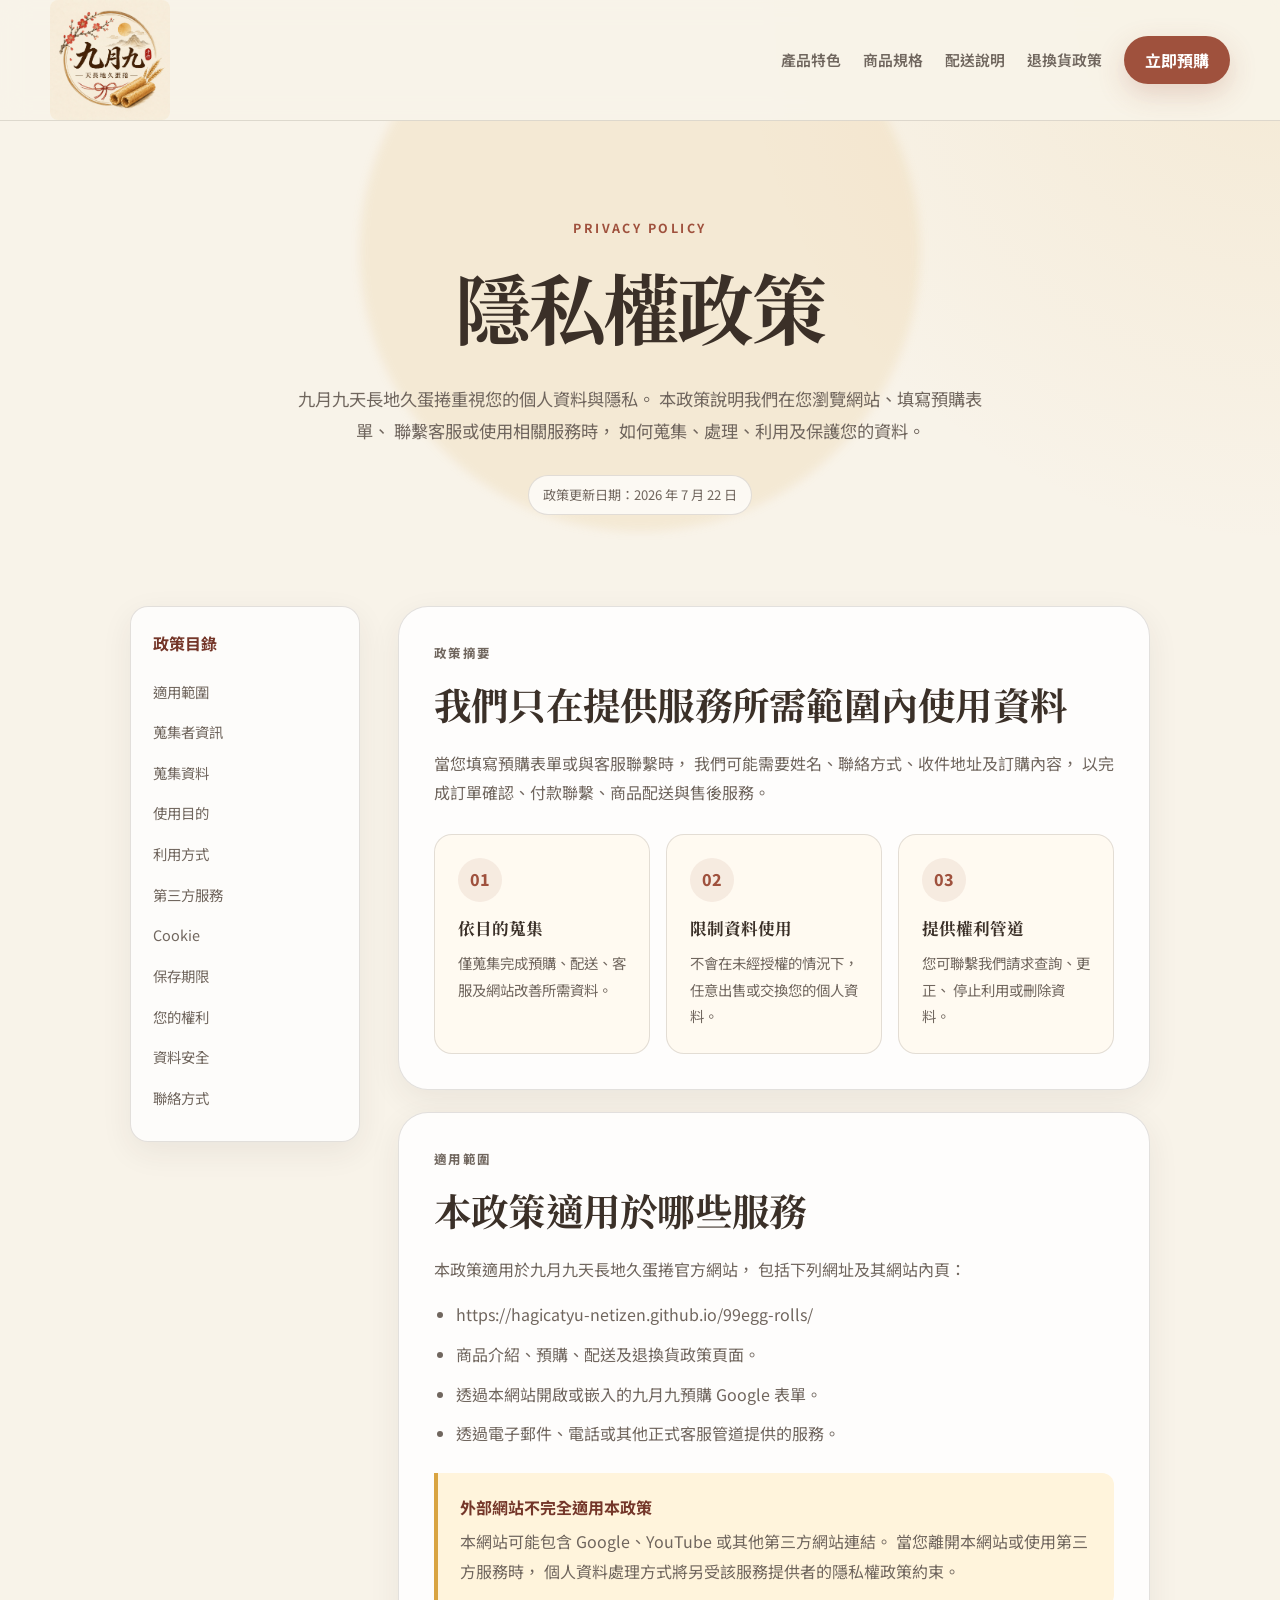
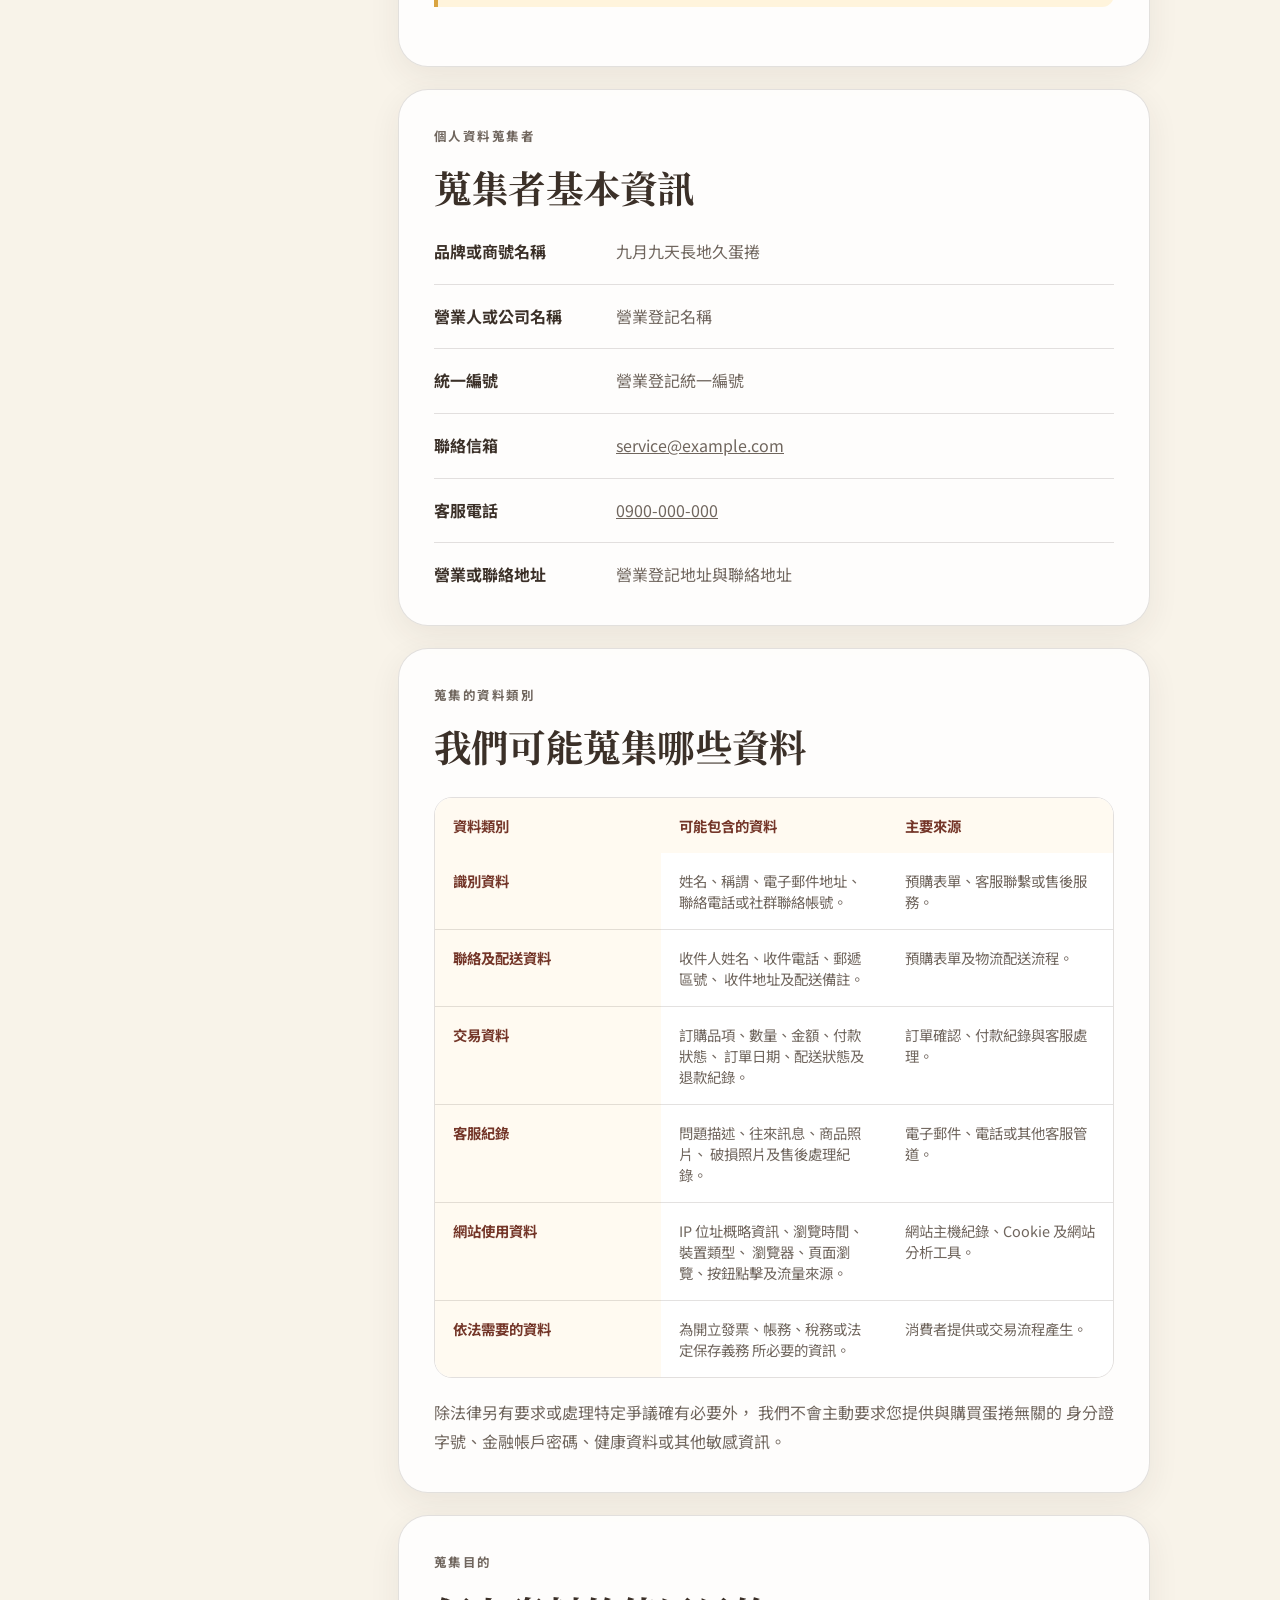
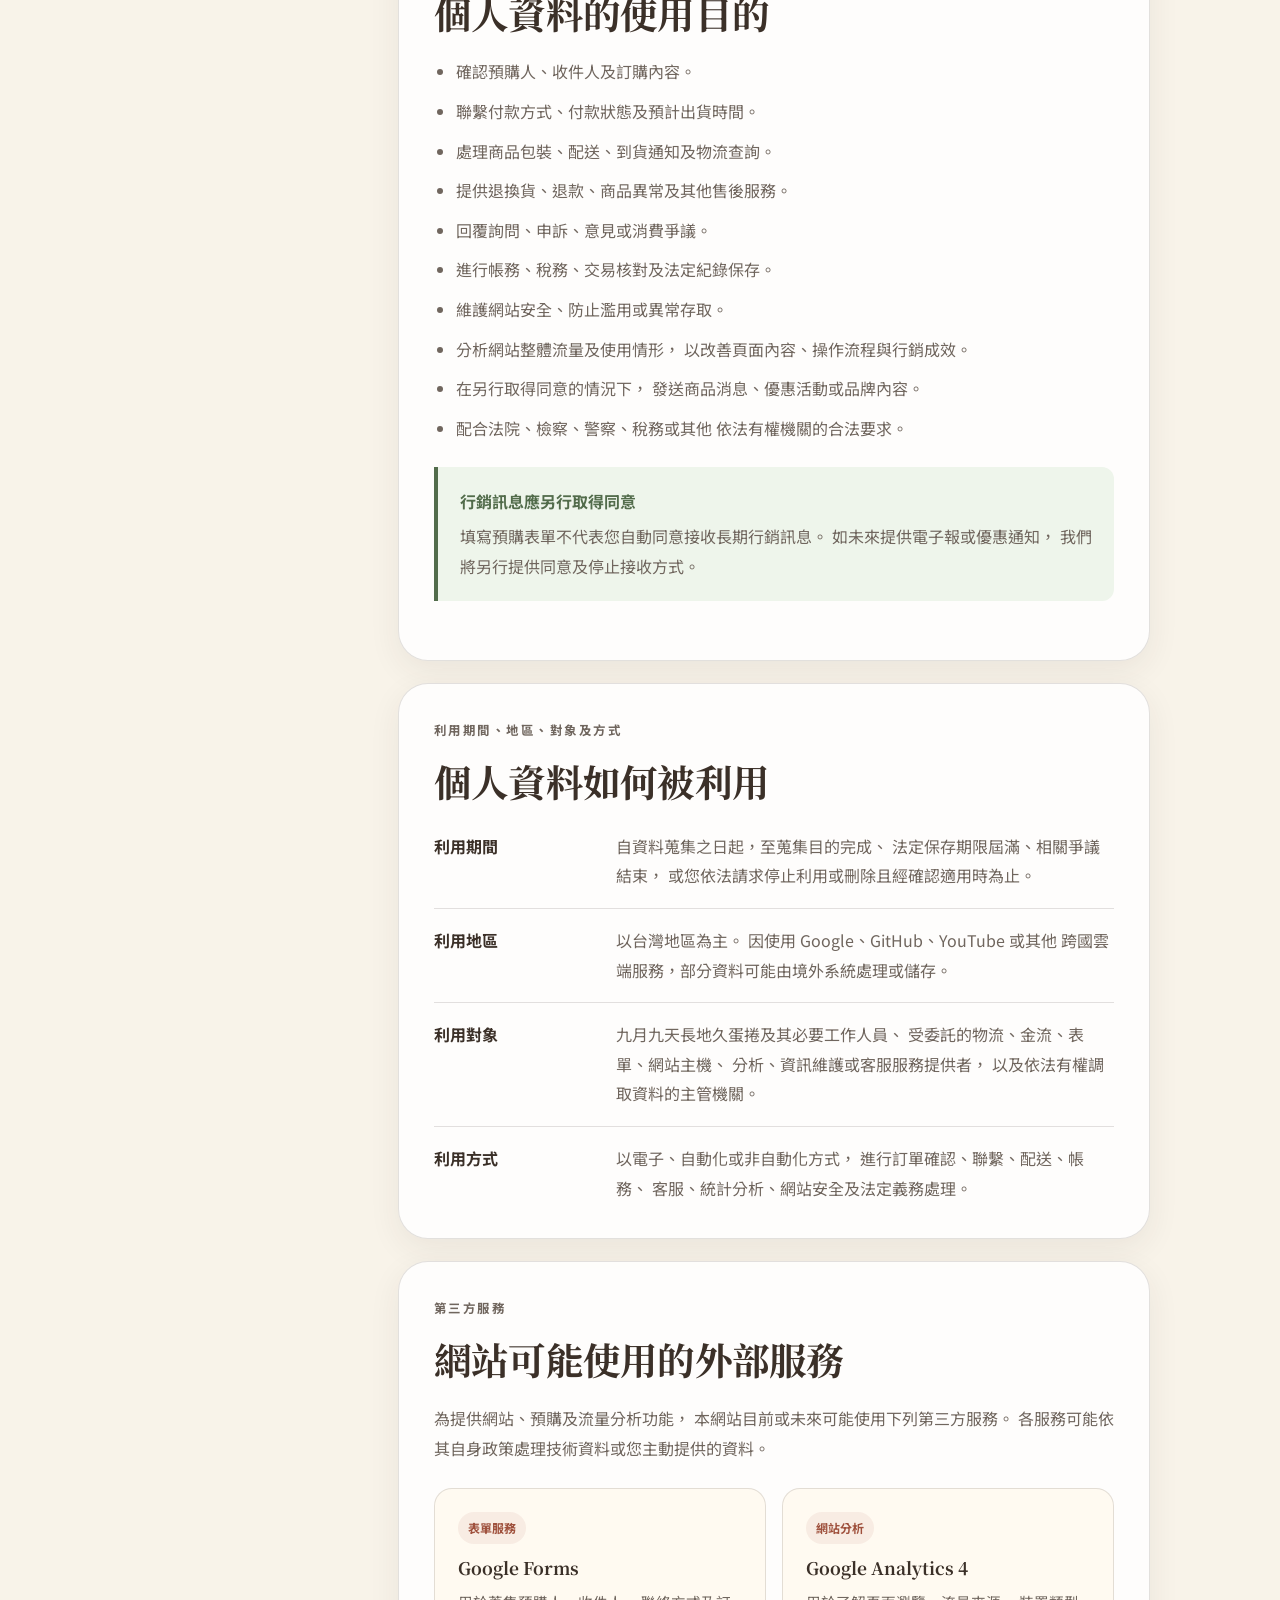
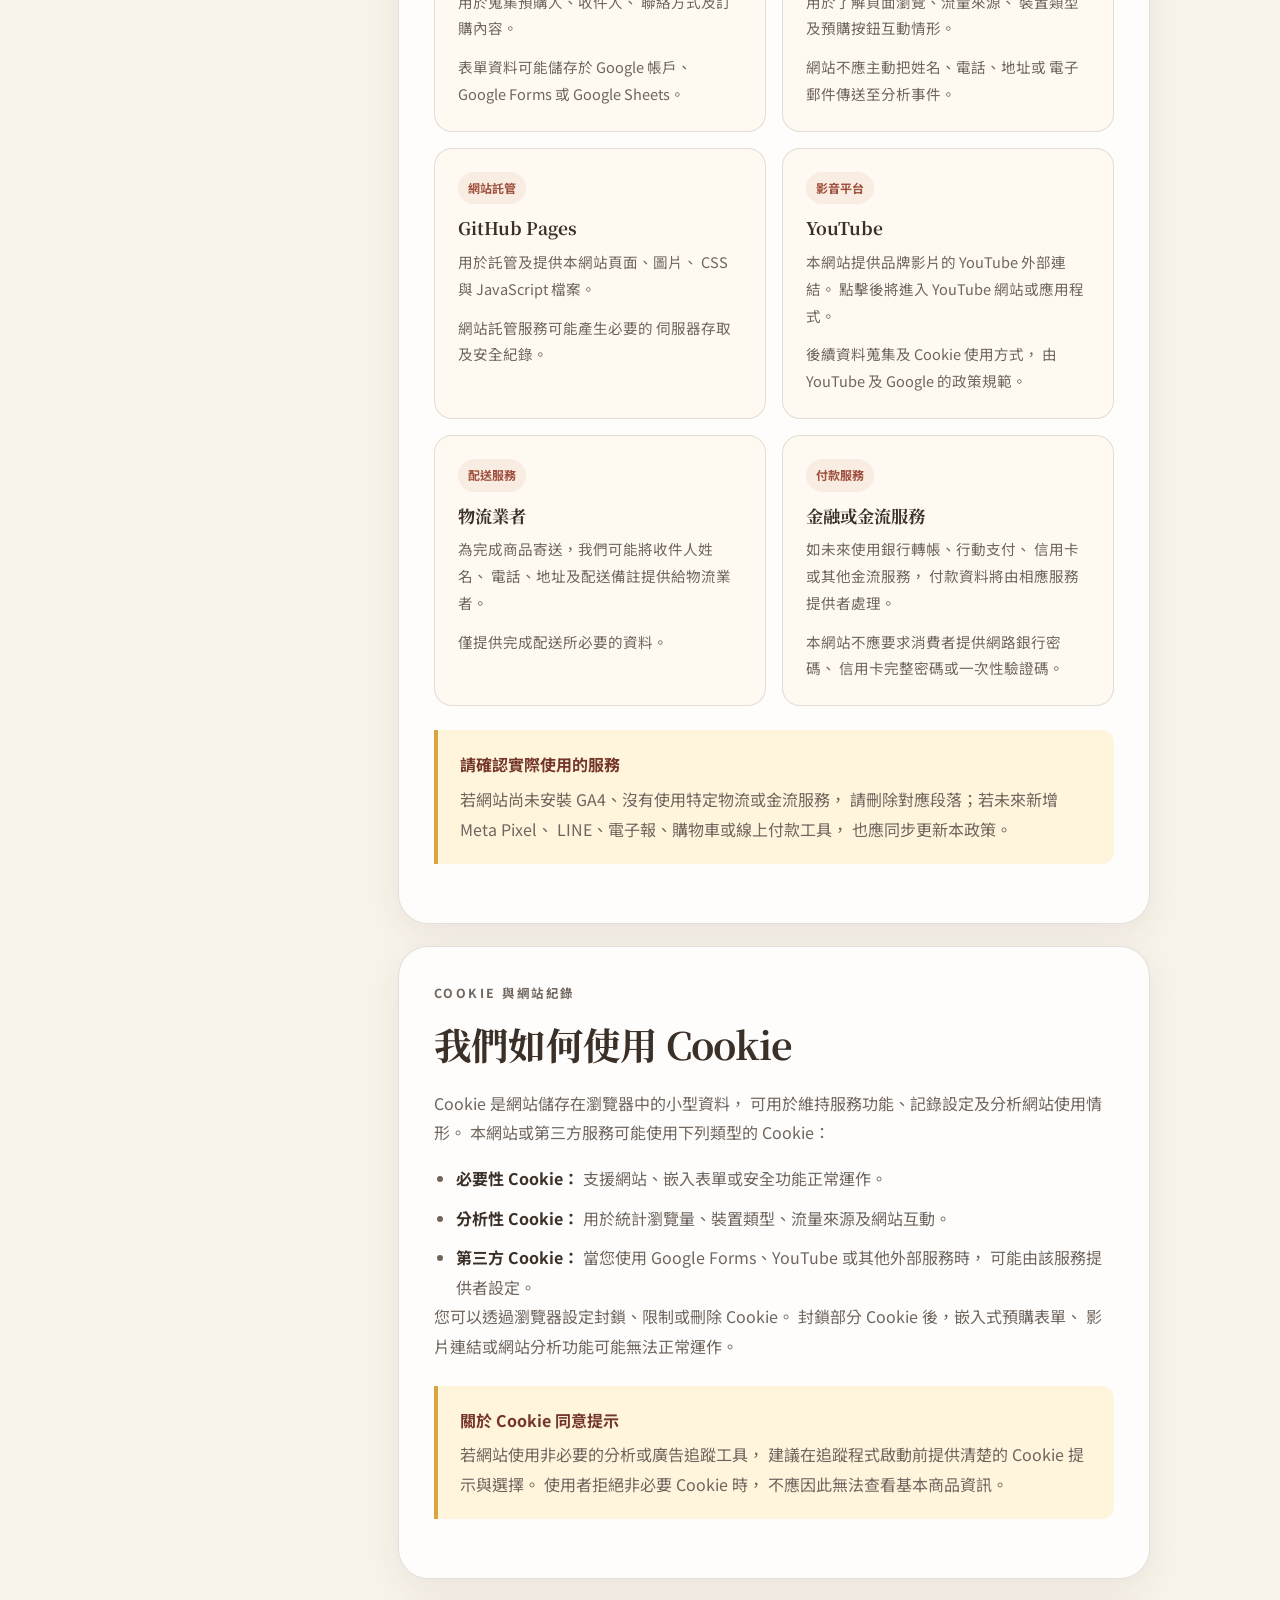
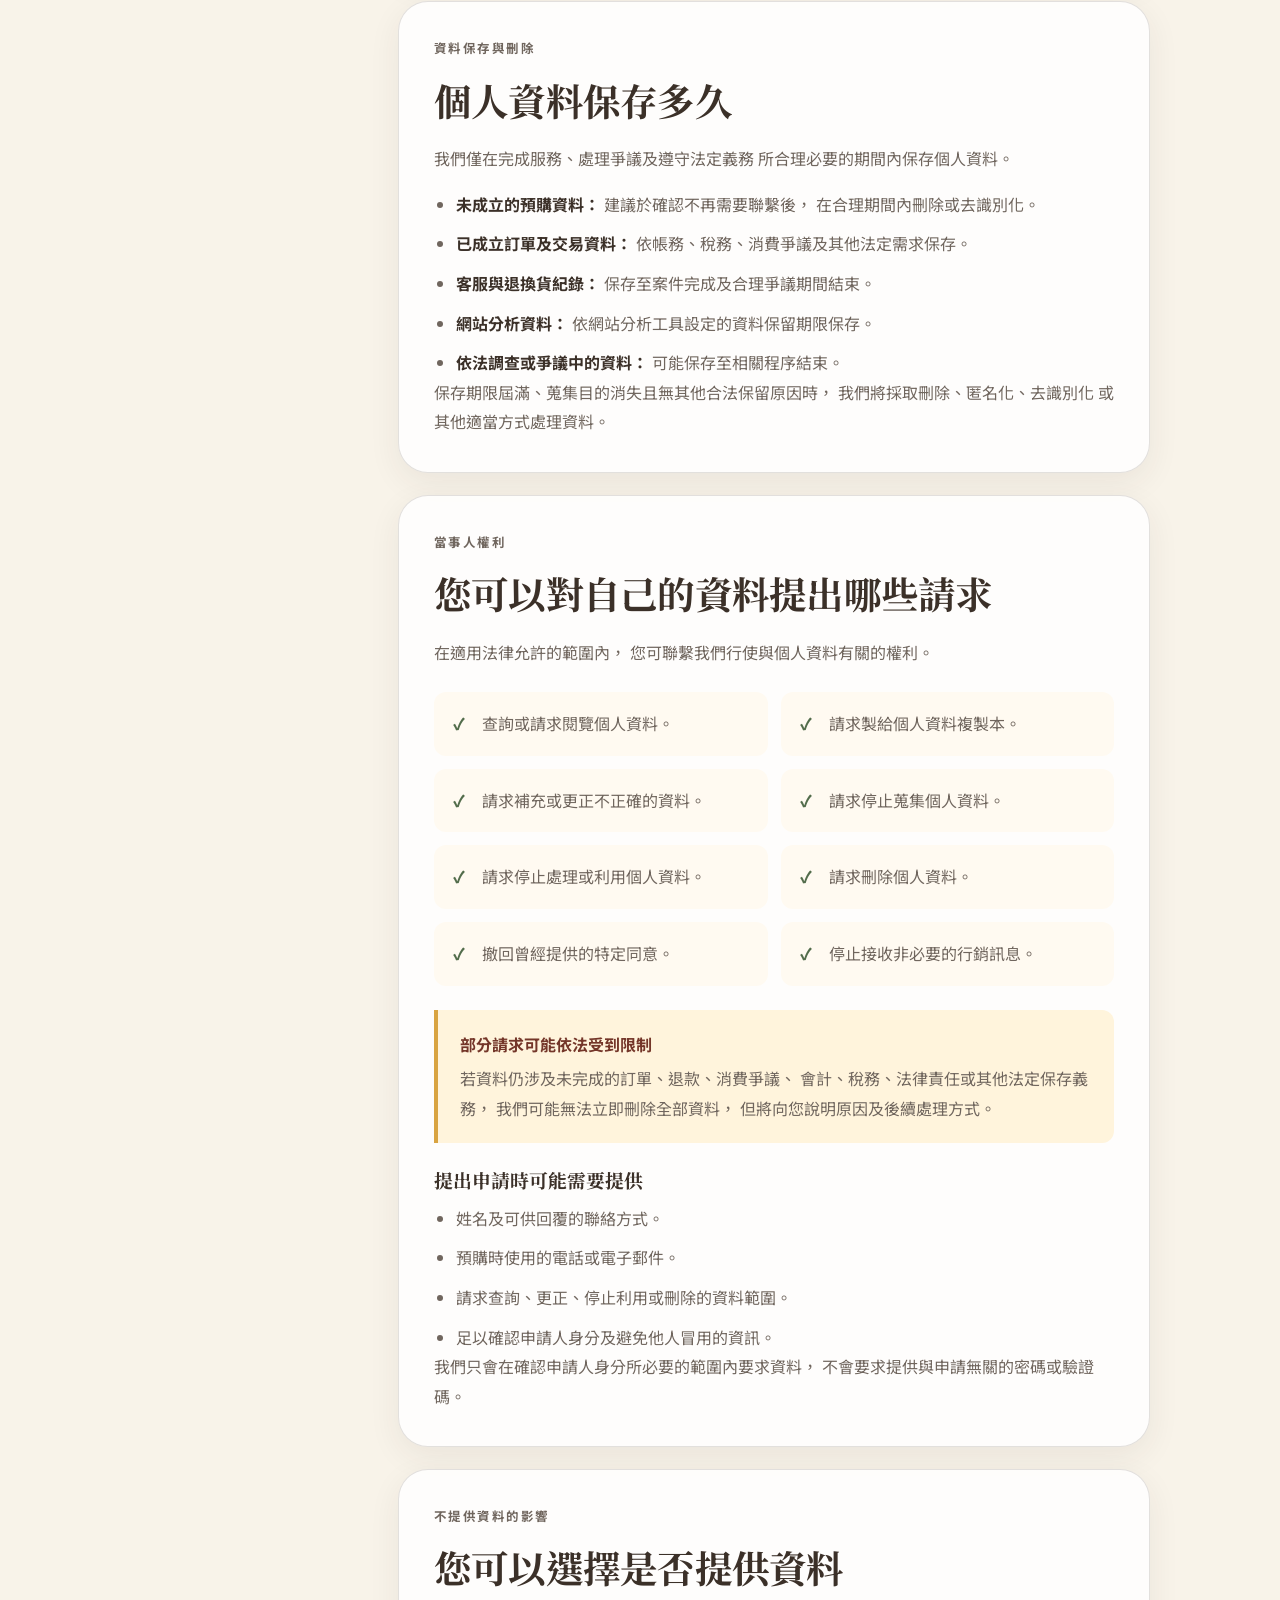
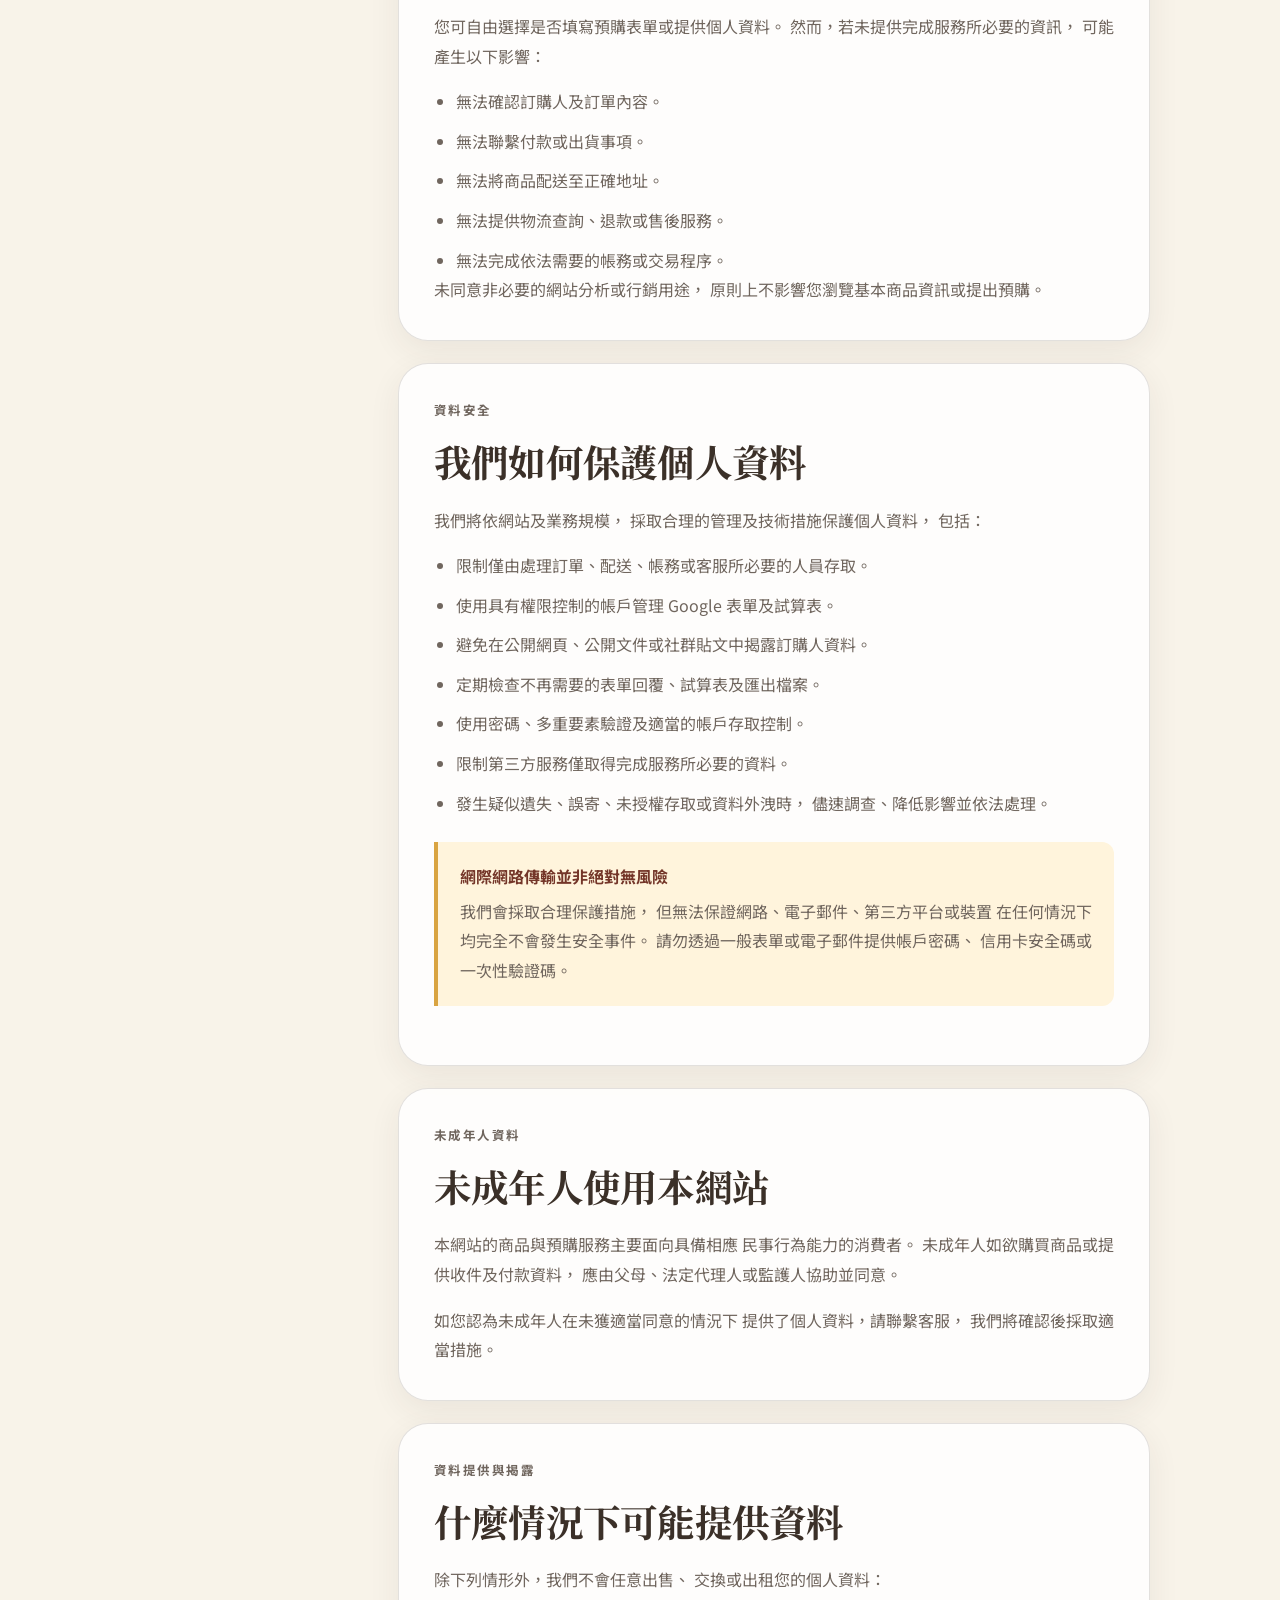
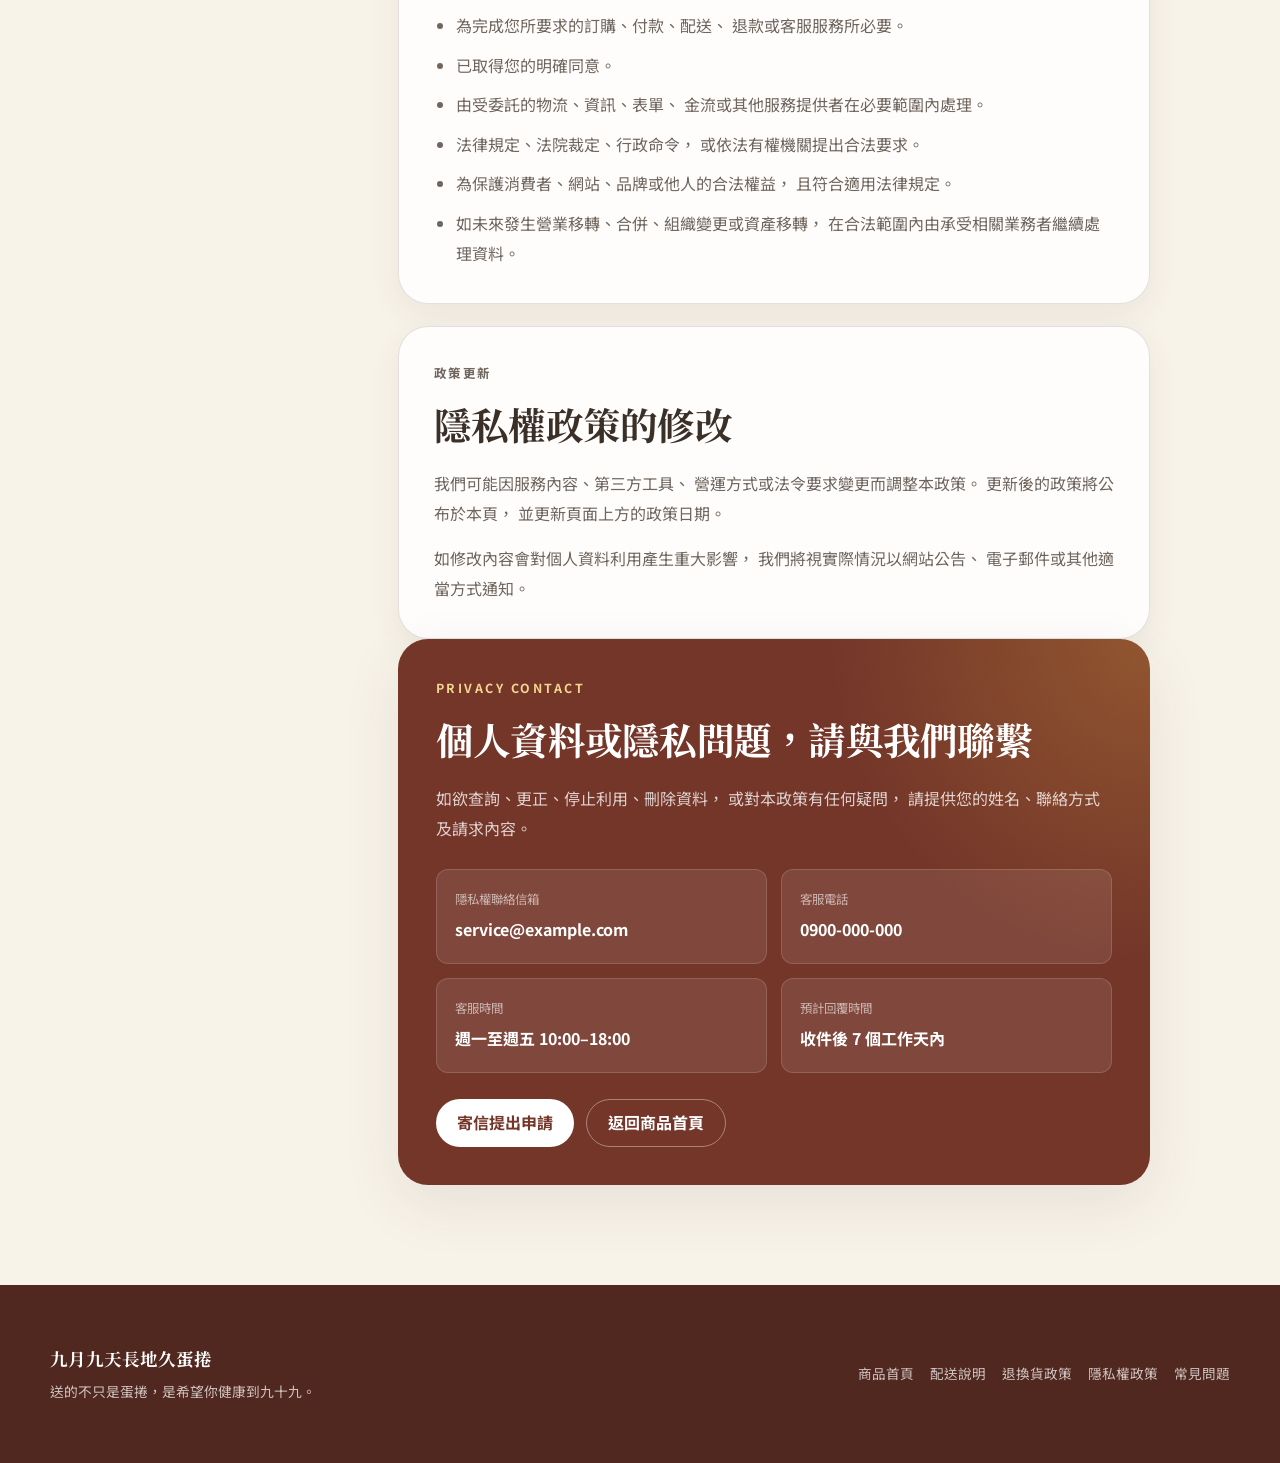
<file: privacy.html>
<html lang="zh-Hant-TW">
<head>
  <meta charset="utf-8">

  <meta
    name="viewport"
    content="width=device-width, initial-scale=1, viewport-fit=cover"
  >

  <title>隱私權政策｜九月九天長地久手工蛋捲</title>

  <meta
    name="description"
    content="九月九天長地久手工蛋捲隱私權政策，說明預購資料、Google 表單、網站分析工具、Cookie、第三方服務、個人資料使用方式及當事人權利。"
  >

  <meta
    name="robots"
    content="index, follow, max-image-preview:large"
  >

  <link
    rel="canonical"
    href="https://hagicatyu-netizen.github.io/99egg-rolls/privacy.html"
  >
  <!-- GA4：請替換成實際 Measurement ID -->
  <script
    async
    src="https://www.googletagmanager.com/gtag/js?id=G-S4TT0CTS00"
  ></script>

  <link
    rel="icon"
    href="images/favicon.png"
    type="image/png"
  >

  <!-- Open Graph -->
  <meta property="og:type" content="website">

  <meta
    property="og:site_name"
    content="九月九天長地久蛋捲"
  >

  <meta property="og:locale" content="zh_TW">

  <meta
    property="og:title"
    content="隱私權政策｜九月九天長地久手工蛋捲"
  >

  <meta
    property="og:description"
    content="了解九月九手工蛋捲如何蒐集、使用、保存及保護您的個人資料。"
  >

  <meta
    property="og:image"
    content="https://hagicatyu-netizen.github.io/99egg-rolls/images/og-egg-rolls.jpg"
  >

  <meta
    property="og:url"
    content="https://hagicatyu-netizen.github.io/99egg-rolls/privacy.html"
  >

  <!-- X / Twitter -->
  <meta name="twitter:card" content="summary_large_image">

  <meta
    name="twitter:title"
    content="隱私權政策｜九月九天長地久手工蛋捲"
  >

  <meta
    name="twitter:description"
    content="了解九月九手工蛋捲如何蒐集、使用、保存及保護您的個人資料。"
  >

  <meta
    name="twitter:image"
    content="https://hagicatyu-netizen.github.io/99egg-rolls/images/og-egg-rolls.jpg"
  >

  <!-- Fonts -->
  <link rel="preconnect" href="https://fonts.googleapis.com">

  <link
    rel="preconnect"
    href="https://fonts.gstatic.com"
    crossorigin
  >

  <link
    href="https://fonts.googleapis.com/css2?family=Noto+Sans+TC:wght@400;500;600;700&family=Noto+Serif+TC:wght@600;700;900&display=swap"
    rel="stylesheet"
  >

  <style>
    :root {
      --color-bg: #f8f3e9;
      --color-bg-soft: #fffaf1;
      --color-surface: #ffffff;
      --color-text: #3b3028;
      --color-text-soft: #70665e;
      --color-primary: #9f513d;
      --color-primary-dark: #743629;
      --color-accent: #d9a441;
      --color-success: #526c4b;
      --color-success-bg: #eef5eb;
      --color-notice-bg: #fff4dc;
      --color-border: rgba(59, 48, 40, 0.14);
      --shadow-soft: 0 20px 60px rgba(59, 48, 40, 0.09);
      --shadow-card: 0 10px 32px rgba(59, 48, 40, 0.07);
      --radius-large: 30px;
      --radius-medium: 18px;
      --radius-small: 12px;
      --container: 1020px;
      --font-serif: "Noto Serif TC", serif;
      --font-sans: "Noto Sans TC", sans-serif;
    }

    *,
    *::before,
    *::after {
      box-sizing: border-box;
    }

    html {
      scroll-behavior: smooth;
      scroll-padding-top: 100px;
    }

    body {
      margin: 0;
      color: var(--color-text);
      background:
        radial-gradient(
          circle at top right,
          rgba(217, 164, 65, 0.13),
          transparent 34rem
        ),
        var(--color-bg);
      font-family: var(--font-sans);
      font-size: 16px;
      line-height: 1.85;
      text-rendering: optimizeLegibility;
      -webkit-font-smoothing: antialiased;
    }

    img {
      display: block;
      max-width: 100%;
      height: auto;
    }

    a {
      color: inherit;
    }

    button,
    input,
    textarea,
    select {
      font: inherit;
    }

    a:focus-visible,
    button:focus-visible {
      outline: 3px solid var(--color-accent);
      outline-offset: 4px;
    }

    .skip-link {
      position: fixed;
      top: 12px;
      left: -9999px;
      z-index: 9999;
      padding: 10px 18px;
      color: #ffffff;
      background: var(--color-primary-dark);
      border-radius: 8px;
      text-decoration: none;
    }

    .skip-link:focus {
      left: 12px;
    }

    /* Header */
    .site-header {
      position: sticky;
      top: 0;
      z-index: 1000;
      background: rgba(248, 243, 233, 0.92);
      border-bottom: 1px solid var(--color-border);
      backdrop-filter: blur(14px);
    }

    .nav {
      display: flex;
      align-items: center;
      justify-content: space-between;
      width: min(calc(100% - 40px), 1180px);
      min-height: 76px;
      margin-inline: auto;
      gap: 24px;
    }

    .brand {
      display: inline-flex;
      align-items: center;
      flex-shrink: 0;
      text-decoration: none;
    }

    .brand img {
      width: 120px;
      height: auto;
      border-radius: 8px;
    }

    .nav-links {
      display: flex;
      align-items: center;
      gap: 22px;
    }

    .nav-links a:not(.button-nav) {
      color: var(--color-text-soft);
      font-size: 0.93rem;
      font-weight: 600;
      text-decoration: none;
    }

    .nav-links a:not(.button-nav):hover {
      color: var(--color-primary);
    }

    .button-nav,
    .button,
    .button-secondary {
      display: inline-flex;
      align-items: center;
      justify-content: center;
      gap: 8px;
      min-height: 48px;
      padding: 12px 21px;
      border-radius: 999px;
      font-weight: 700;
      line-height: 1.3;
      text-decoration: none;
      transition:
        transform 0.2s ease,
        background-color 0.2s ease,
        box-shadow 0.2s ease;
    }

    .button-nav,
    .button {
      color: #ffffff;
      background: var(--color-primary);
      box-shadow: 0 10px 28px rgba(159, 81, 61, 0.22);
    }

    .button-nav:hover,
    .button:hover {
      background: var(--color-primary-dark);
      transform: translateY(-2px);
    }

    .button-secondary {
      color: var(--color-primary-dark);
      background: transparent;
      border: 1px solid rgba(159, 81, 61, 0.3);
    }

    .button-secondary:hover {
      background: rgba(159, 81, 61, 0.06);
      transform: translateY(-2px);
    }

    /* Hero */
    .policy-hero {
      position: relative;
      overflow: hidden;
      padding: 96px 20px 78px;
      text-align: center;
    }

    .policy-hero::before {
      content: "";
      position: absolute;
      top: -150px;
      left: 50%;
      width: 560px;
      height: 560px;
      background: rgba(217, 164, 65, 0.12);
      border-radius: 50%;
      transform: translateX(-50%);
      filter: blur(5px);
      pointer-events: none;
    }

    .hero-inner {
      position: relative;
      z-index: 1;
      width: min(100%, 820px);
      margin-inline: auto;
    }

    .eyebrow {
      margin: 0 0 13px;
      color: var(--color-primary);
      font-size: 0.78rem;
      font-weight: 700;
      letter-spacing: 0.2em;
      text-transform: uppercase;
    }

    h1,
    h2,
    h3 {
      margin-top: 0;
      font-family: var(--font-serif);
      line-height: 1.4;
    }

    h1 {
      margin-bottom: 22px;
      font-size: clamp(2.5rem, 6vw, 4.8rem);
      letter-spacing: -0.04em;
    }

    h2 {
      margin-bottom: 18px;
      font-size: clamp(1.6rem, 3.5vw, 2.35rem);
      letter-spacing: -0.02em;
    }

    h3 {
      margin-bottom: 10px;
      font-size: 1.18rem;
    }

    p {
      margin-top: 0;
    }

    .hero-description {
      max-width: 700px;
      margin: 0 auto;
      color: var(--color-text-soft);
      font-size: 1.08rem;
    }

    .updated-date {
      display: inline-flex;
      align-items: center;
      margin-top: 28px;
      padding: 7px 14px;
      color: var(--color-text-soft);
      background: rgba(255, 255, 255, 0.72);
      border: 1px solid var(--color-border);
      border-radius: 999px;
      font-size: 0.82rem;
    }

    /* Layout */
    .policy-layout {
      display: grid;
      grid-template-columns: 230px minmax(0, 1fr);
      align-items: start;
      width: min(calc(100% - 40px), var(--container));
      margin: 0 auto;
      padding-bottom: 100px;
      gap: 38px;
    }

    .policy-nav {
      position: sticky;
      top: 105px;
      padding: 22px;
      background: rgba(255, 255, 255, 0.75);
      border: 1px solid var(--color-border);
      border-radius: var(--radius-medium);
      box-shadow: var(--shadow-card);
    }

    .policy-nav-title {
      margin-bottom: 13px;
      color: var(--color-primary-dark);
      font-weight: 700;
    }

    .policy-nav a {
      display: block;
      padding: 7px 0;
      color: var(--color-text-soft);
      font-size: 0.9rem;
      text-decoration: none;
    }

    .policy-nav a:hover {
      color: var(--color-primary);
    }

    .policy-content {
      min-width: 0;
    }

    .policy-section {
      padding: 35px;
      background: rgba(255, 255, 255, 0.84);
      border: 1px solid var(--color-border);
      border-radius: var(--radius-large);
      box-shadow: var(--shadow-card);
    }

    .policy-section + .policy-section {
      margin-top: 22px;
    }

    .policy-section p,
    .policy-section li,
    .policy-section dd {
      color: var(--color-text-soft);
    }

    .policy-section strong,
    .policy-section dt {
      color: var(--color-text);
    }

    .policy-section p:last-child,
    .policy-section ul:last-child,
    .policy-section ol:last-child,
    .policy-section dl:last-child {
      margin-bottom: 0;
    }

    .policy-list {
      margin: 0;
      padding-left: 1.4rem;
    }

    .policy-list li + li {
      margin-top: 10px;
    }

    .notice {
      margin: 24px 0;
      padding: 20px 22px;
      background: var(--color-notice-bg);
      border-left: 4px solid var(--color-accent);
      border-radius: 0 var(--radius-small) var(--radius-small) 0;
    }

    .notice strong {
      display: block;
      margin-bottom: 5px;
      color: var(--color-primary-dark);
    }

    .notice p {
      margin-bottom: 0;
    }

    .success-notice {
      background: var(--color-success-bg);
      border-left-color: var(--color-success);
    }

    .success-notice strong {
      color: var(--color-success);
    }

    /* Summary cards */
    .summary-grid {
      display: grid;
      grid-template-columns: repeat(3, 1fr);
      margin-top: 26px;
      gap: 16px;
    }

    .summary-card {
      padding: 23px;
      background: var(--color-bg-soft);
      border: 1px solid var(--color-border);
      border-radius: var(--radius-medium);
    }

    .summary-card-icon {
      display: inline-flex;
      align-items: center;
      justify-content: center;
      width: 44px;
      height: 44px;
      margin-bottom: 15px;
      color: var(--color-primary);
      background: rgba(159, 81, 61, 0.09);
      border-radius: 50%;
      font-weight: 800;
    }

    .summary-card h3 {
      font-size: 1.04rem;
    }

    .summary-card p {
      margin-bottom: 0;
      font-size: 0.9rem;
    }

    /* Data table */
    .data-table-wrapper {
      overflow-x: auto;
      margin-top: 24px;
      border: 1px solid var(--color-border);
      border-radius: var(--radius-medium);
    }

    .data-table {
      width: 100%;
      min-width: 660px;
      border-collapse: collapse;
      background: #ffffff;
    }

    .data-table th,
    .data-table td {
      padding: 17px 18px;
      text-align: left;
      vertical-align: top;
      border-bottom: 1px solid var(--color-border);
    }

    .data-table tr:last-child th,
    .data-table tr:last-child td {
      border-bottom: 0;
    }

    .data-table th {
      width: 25%;
      color: var(--color-primary-dark);
      background: var(--color-bg-soft);
      font-size: 0.9rem;
    }

    .data-table td {
      color: var(--color-text-soft);
      font-size: 0.9rem;
    }

    /* Definition list */
    .detail-list {
      margin: 24px 0 0;
    }

    .detail-list div {
      display: grid;
      grid-template-columns: 160px minmax(0, 1fr);
      padding: 17px 0;
      border-bottom: 1px solid var(--color-border);
      gap: 22px;
    }

    .detail-list div:first-child {
      padding-top: 0;
    }

    .detail-list div:last-child {
      padding-bottom: 0;
      border-bottom: 0;
    }

    .detail-list dt {
      font-weight: 700;
    }

    .detail-list dd {
      margin: 0;
    }

    /* Third party cards */
    .service-grid {
      display: grid;
      grid-template-columns: repeat(2, 1fr);
      margin-top: 25px;
      gap: 16px;
    }

    .service-card {
      padding: 23px;
      background: var(--color-bg-soft);
      border: 1px solid var(--color-border);
      border-radius: var(--radius-medium);
    }

    .service-card h3 {
      margin-bottom: 8px;
      font-size: 1.08rem;
    }

    .service-card p {
      margin-bottom: 12px;
      font-size: 0.91rem;
    }

    .service-card p:last-child {
      margin-bottom: 0;
    }

    .service-label {
      display: inline-block;
      margin-bottom: 12px;
      padding: 5px 10px;
      color: var(--color-primary);
      background: rgba(159, 81, 61, 0.08);
      border-radius: 999px;
      font-size: 0.75rem;
      font-weight: 700;
    }

    /* Rights */
    .rights-list {
      display: grid;
      grid-template-columns: repeat(2, 1fr);
      margin: 25px 0 0;
      padding: 0;
      list-style: none;
      gap: 13px;
    }

    .rights-list li {
      position: relative;
      padding: 17px 18px 17px 48px;
      background: var(--color-bg-soft);
      border-radius: var(--radius-small);
    }

    .rights-list li::before {
      content: "✓";
      position: absolute;
      top: 17px;
      left: 19px;
      color: var(--color-success);
      font-weight: 900;
    }

    /* Contact card */
    .contact-card {
      padding: 38px;
      color: #ffffff;
      background:
        radial-gradient(
          circle at top right,
          rgba(217, 164, 65, 0.29),
          transparent 20rem
        ),
        var(--color-primary-dark);
      border-radius: var(--radius-large);
      box-shadow: var(--shadow-soft);
    }

    .contact-card .eyebrow {
      color: #f2d58f;
    }

    .contact-card h2 {
      color: #ffffff;
    }

    .contact-card p {
      color: rgba(255, 255, 255, 0.77);
    }

    .contact-details {
      display: grid;
      grid-template-columns: repeat(2, 1fr);
      margin: 26px 0;
      gap: 14px;
    }

    .contact-item {
      padding: 18px;
      background: rgba(255, 255, 255, 0.09);
      border: 1px solid rgba(255, 255, 255, 0.14);
      border-radius: var(--radius-small);
    }

    .contact-item span {
      display: block;
      margin-bottom: 4px;
      color: rgba(255, 255, 255, 0.6);
      font-size: 0.78rem;
    }

    .contact-item a,
    .contact-item strong {
      color: #ffffff;
      font-weight: 700;
      text-decoration: none;
    }

    .contact-actions {
      display: flex;
      flex-wrap: wrap;
      gap: 12px;
    }

    .contact-actions .button {
      color: var(--color-primary-dark);
      background: #ffffff;
      box-shadow: none;
    }

    .contact-actions .button:hover {
      background: #fff6df;
    }

    .contact-actions .button-secondary {
      color: #ffffff;
      border-color: rgba(255, 255, 255, 0.38);
    }

    .contact-actions .button-secondary:hover {
      background: rgba(255, 255, 255, 0.09);
    }

    /* Footer */
    .site-footer {
      padding: 58px 20px;
      color: rgba(255, 255, 255, 0.72);
      background: #51281f;
    }

    .footer-inner {
      display: flex;
      align-items: center;
      justify-content: space-between;
      width: min(100%, 1180px);
      margin-inline: auto;
      gap: 30px;
    }

    .footer-brand strong {
      display: block;
      margin-bottom: 4px;
      color: #ffffff;
      font-family: var(--font-serif);
      font-size: 1.1rem;
    }

    .footer-brand p {
      margin-bottom: 0;
      font-size: 0.86rem;
    }

    .footer-links {
      display: flex;
      flex-wrap: wrap;
      justify-content: flex-end;
      gap: 16px;
    }

    .footer-links a {
      font-size: 0.85rem;
      text-decoration: none;
    }

    .footer-links a:hover {
      color: #ffffff;
    }

    @media (prefers-reduced-motion: reduce) {
      html {
        scroll-behavior: auto;
      }

      *,
      *::before,
      *::after {
        animation: none !important;
        scroll-behavior: auto !important;
        transition: none !important;
      }
    }

    @media (max-width: 880px) {
      .nav-links a:not(.button-nav) {
        display: none;
      }

      .policy-layout {
        grid-template-columns: 1fr;
      }

      .policy-nav {
        position: static;
        display: flex;
        overflow-x: auto;
        padding: 12px 16px;
        gap: 20px;
        white-space: nowrap;
        scrollbar-width: thin;
      }

      .policy-nav-title {
        display: none;
      }

      .policy-nav a {
        flex-shrink: 0;
      }

      .summary-grid {
        grid-template-columns: 1fr;
      }
    }

    @media (max-width: 650px) {
      html {
        scroll-padding-top: 72px;
      }

      .nav {
        width: min(calc(100% - 28px), 1180px);
        min-height: 68px;
      }

      .brand img {
        width: 90px;
      }

      .button-nav {
        min-height: 42px;
        padding: 9px 15px;
        font-size: 0.86rem;
      }

      .policy-hero {
        padding: 70px 14px 55px;
      }

      .policy-layout {
        width: min(calc(100% - 28px), var(--container));
        padding-bottom: 70px;
        gap: 22px;
      }

      .policy-section,
      .contact-card {
        padding: 25px 20px;
        border-radius: 22px;
      }

      .service-grid,
      .rights-list,
      .contact-details {
        grid-template-columns: 1fr;
      }

      .detail-list div {
        grid-template-columns: 1fr;
        gap: 5px;
      }

      .contact-actions {
        flex-direction: column;
      }

      .contact-actions a {
        width: 100%;
      }

      .footer-inner {
        align-items: flex-start;
        flex-direction: column;
      }

      .footer-links {
        justify-content: flex-start;
      }
    }
  </style>
</head>

<body>
  <a class="skip-link" href="#main-content">
    跳至主要內容
  </a>

  <header class="site-header">
    <div class="nav">
      <a
        class="brand"
        href="index.html"
        aria-label="返回九月九天長地久蛋捲首頁"
      >
        <img
          src="images/site-logo.jpg"
          alt="九月九天長地久蛋捲"
          width="120"
          height="40"
        >
      </a>

      <nav class="nav-links" aria-label="主要導覽">
        <a href="index.html#features">產品特色</a>
        <a href="index.html#specifications">商品規格</a>
        <a href="shipping.html">配送說明</a>
        <a href="returns.html">退換貨政策</a>

        <a
          class="button-nav"
          href="index.html#order"
        >
          立即預購
        </a>
      </nav>
    </div>
  </header>

  <main id="main-content">
    <section class="policy-hero">
      <div class="hero-inner">
        <p class="eyebrow">Privacy policy</p>

        <h1>隱私權政策</h1>

        <p class="hero-description">
          九月九天長地久蛋捲重視您的個人資料與隱私。
          本政策說明我們在您瀏覽網站、填寫預購表單、
          聯繫客服或使用相關服務時，
          如何蒐集、處理、利用及保護您的資料。
        </p>

        <p class="updated-date">
          政策更新日期：2026 年 7 月 22 日
        </p>
      </div>
    </section>

    <div class="policy-layout">
      <nav class="policy-nav" aria-label="隱私權政策目錄">
        <p class="policy-nav-title">政策目錄</p>

        <a href="#scope">適用範圍</a>
        <a href="#collector">蒐集者資訊</a>
        <a href="#data">蒐集資料</a>
        <a href="#purpose">使用目的</a>
        <a href="#usage">利用方式</a>
        <a href="#third-party">第三方服務</a>
        <a href="#cookies">Cookie</a>
        <a href="#retention">保存期限</a>
        <a href="#rights">您的權利</a>
        <a href="#security">資料安全</a>
        <a href="#contact">聯絡方式</a>
      </nav>

      <div class="policy-content">
        <!-- Overview -->
        <section
          class="policy-section"
          aria-labelledby="overview-title"
        >
          <p class="eyebrow">政策摘要</p>

          <h2 id="overview-title">
            我們只在提供服務所需範圍內使用資料
          </h2>

          <p>
            當您填寫預購表單或與客服聯繫時，
            我們可能需要姓名、聯絡方式、收件地址及訂購內容，
            以完成訂單確認、付款聯繫、商品配送與售後服務。
          </p>

          <div class="summary-grid">
            <article class="summary-card">
              <div class="summary-card-icon" aria-hidden="true">
                01
              </div>

              <h3>依目的蒐集</h3>

              <p>
                僅蒐集完成預購、配送、客服及網站改善所需資料。
              </p>
            </article>

            <article class="summary-card">
              <div class="summary-card-icon" aria-hidden="true">
                02
              </div>

              <h3>限制資料使用</h3>

              <p>
                不會在未經授權的情況下，
                任意出售或交換您的個人資料。
              </p>
            </article>

            <article class="summary-card">
              <div class="summary-card-icon" aria-hidden="true">
                03
              </div>

              <h3>提供權利管道</h3>

              <p>
                您可聯繫我們請求查詢、更正、
                停止利用或刪除資料。
              </p>
            </article>
          </div>
        </section>

        <!-- Scope -->
        <section
          id="scope"
          class="policy-section"
          aria-labelledby="scope-title"
        >
          <p class="eyebrow">適用範圍</p>

          <h2 id="scope-title">
            本政策適用於哪些服務
          </h2>

          <p>
            本政策適用於九月九天長地久蛋捲官方網站，
            包括下列網址及其網站內頁：
          </p>

          <ul class="policy-list">
            <li>
              https://hagicatyu-netizen.github.io/99egg-rolls/
            </li>

            <li>商品介紹、預購、配送及退換貨政策頁面。</li>

            <li>
              透過本網站開啟或嵌入的九月九預購 Google 表單。
            </li>

            <li>
              透過電子郵件、電話或其他正式客服管道提供的服務。
            </li>
          </ul>

          <div class="notice">
            <strong>外部網站不完全適用本政策</strong>

            <p>
              本網站可能包含 Google、YouTube 或其他第三方網站連結。
              當您離開本網站或使用第三方服務時，
              個人資料處理方式將另受該服務提供者的隱私權政策約束。
            </p>
          </div>
        </section>

        <!-- Collector -->
        <section
          id="collector"
          class="policy-section"
          aria-labelledby="collector-title"
        >
          <p class="eyebrow">個人資料蒐集者</p>

          <h2 id="collector-title">
            蒐集者基本資訊
          </h2>

          <dl class="detail-list">
            <div>
              <dt>品牌或商號名稱</dt>
              <dd>九月九天長地久蛋捲</dd>
            </div>

            <div>
              <dt>營業人或公司名稱</dt>
              <dd>營業登記名稱</dd>
            </div>

            <div>
              <dt>統一編號</dt>
              <dd>營業登記統一編號</dd>
            </div>

            <div>
              <dt>聯絡信箱</dt>
              <dd>
                <a href="mailto:hagicatyu@gmail.com">
                  service@example.com
                </a>
              </dd>
            </div>

            <div>
              <dt>客服電話</dt>
              <dd>
                <a href="tel:+886900000000">
                  0900-000-000
                </a>
              </dd>
            </div>

            <div>
              <dt>營業或聯絡地址</dt>
              <dd>營業登記地址與聯絡地址</dd>
            </div>
          </dl>
        </section>

        <!-- Data collected -->
        <section
          id="data"
          class="policy-section"
          aria-labelledby="data-title"
        >
          <p class="eyebrow">蒐集的資料類別</p>

          <h2 id="data-title">
            我們可能蒐集哪些資料
          </h2>

          <div class="data-table-wrapper">
            <table class="data-table">
              <thead>
                <tr>
                  <th scope="col">資料類別</th>
                  <th scope="col">可能包含的資料</th>
                  <th scope="col">主要來源</th>
                </tr>
              </thead>

              <tbody>
                <tr>
                  <th scope="row">識別資料</th>

                  <td>
                    姓名、稱謂、電子郵件地址、
                    聯絡電話或社群聯絡帳號。
                  </td>

                  <td>
                    預購表單、客服聯繫或售後服務。
                  </td>
                </tr>

                <tr>
                  <th scope="row">聯絡及配送資料</th>

                  <td>
                    收件人姓名、收件電話、郵遞區號、
                    收件地址及配送備註。
                  </td>

                  <td>
                    預購表單及物流配送流程。
                  </td>
                </tr>

                <tr>
                  <th scope="row">交易資料</th>

                  <td>
                    訂購品項、數量、金額、付款狀態、
                    訂單日期、配送狀態及退款紀錄。
                  </td>

                  <td>
                    訂單確認、付款紀錄與客服處理。
                  </td>
                </tr>

                <tr>
                  <th scope="row">客服紀錄</th>

                  <td>
                    問題描述、往來訊息、商品照片、
                    破損照片及售後處理紀錄。
                  </td>

                  <td>
                    電子郵件、電話或其他客服管道。
                  </td>
                </tr>

                <tr>
                  <th scope="row">網站使用資料</th>

                  <td>
                    IP 位址概略資訊、瀏覽時間、裝置類型、
                    瀏覽器、頁面瀏覽、按鈕點擊及流量來源。
                  </td>

                  <td>
                    網站主機紀錄、Cookie 及網站分析工具。
                  </td>
                </tr>

                <tr>
                  <th scope="row">依法需要的資料</th>

                  <td>
                    為開立發票、帳務、稅務或法定保存義務
                    所必要的資訊。
                  </td>

                  <td>
                    消費者提供或交易流程產生。
                  </td>
                </tr>
              </tbody>
            </table>
          </div>

          <p style="margin-top: 20px;">
            除法律另有要求或處理特定爭議確有必要外，
            我們不會主動要求您提供與購買蛋捲無關的
            身分證字號、金融帳戶密碼、健康資料或其他敏感資訊。
          </p>
        </section>

        <!-- Purpose -->
        <section
          id="purpose"
          class="policy-section"
          aria-labelledby="purpose-title"
        >
          <p class="eyebrow">蒐集目的</p>

          <h2 id="purpose-title">
            個人資料的使用目的
          </h2>

          <ul class="policy-list">
            <li>
              確認預購人、收件人及訂購內容。
            </li>

            <li>
              聯繫付款方式、付款狀態及預計出貨時間。
            </li>

            <li>
              處理商品包裝、配送、到貨通知及物流查詢。
            </li>

            <li>
              提供退換貨、退款、商品異常及其他售後服務。
            </li>

            <li>
              回覆詢問、申訴、意見或消費爭議。
            </li>

            <li>
              進行帳務、稅務、交易核對及法定紀錄保存。
            </li>

            <li>
              維護網站安全、防止濫用或異常存取。
            </li>

            <li>
              分析網站整體流量及使用情形，
              以改善頁面內容、操作流程與行銷成效。
            </li>

            <li>
              在另行取得同意的情況下，
              發送商品消息、優惠活動或品牌內容。
            </li>

            <li>
              配合法院、檢察、警察、稅務或其他
              依法有權機關的合法要求。
            </li>
          </ul>

          <div class="notice success-notice">
            <strong>行銷訊息應另行取得同意</strong>

            <p>
              填寫預購表單不代表您自動同意接收長期行銷訊息。
              如未來提供電子報或優惠通知，
              我們將另行提供同意及停止接收方式。
            </p>
          </div>
        </section>

        <!-- Usage details -->
        <section
          id="usage"
          class="policy-section"
          aria-labelledby="usage-title"
        >
          <p class="eyebrow">利用期間、地區、對象及方式</p>

          <h2 id="usage-title">
            個人資料如何被利用
          </h2>

          <dl class="detail-list">
            <div>
              <dt>利用期間</dt>

              <dd>
                自資料蒐集之日起，至蒐集目的完成、
                法定保存期限屆滿、相關爭議結束，
                或您依法請求停止利用或刪除且經確認適用時為止。
              </dd>
            </div>

            <div>
              <dt>利用地區</dt>

              <dd>
                以台灣地區為主。
                因使用 Google、GitHub、YouTube 或其他
                跨國雲端服務，部分資料可能由境外系統處理或儲存。
              </dd>
            </div>

            <div>
              <dt>利用對象</dt>

              <dd>
                九月九天長地久蛋捲及其必要工作人員、
                受委託的物流、金流、表單、網站主機、
                分析、資訊維護或客服服務提供者，
                以及依法有權調取資料的主管機關。
              </dd>
            </div>

            <div>
              <dt>利用方式</dt>

              <dd>
                以電子、自動化或非自動化方式，
                進行訂單確認、聯繫、配送、帳務、
                客服、統計分析、網站安全及法定義務處理。
              </dd>
            </div>
          </dl>
        </section>

        <!-- Third parties -->
        <section
          id="third-party"
          class="policy-section"
          aria-labelledby="third-party-title"
        >
          <p class="eyebrow">第三方服務</p>

          <h2 id="third-party-title">
            網站可能使用的外部服務
          </h2>

          <p>
            為提供網站、預購及流量分析功能，
            本網站目前或未來可能使用下列第三方服務。
            各服務可能依其自身政策處理技術資料或您主動提供的資料。
          </p>

          <div class="service-grid">
            <article class="service-card">
              <span class="service-label">表單服務</span>

              <h3>Google Forms</h3>

              <p>
                用於蒐集預購人、收件人、
                聯絡方式及訂購內容。
              </p>

              <p>
                表單資料可能儲存於 Google 帳戶、
                Google Forms 或 Google Sheets。
              </p>
            </article>

            <article class="service-card">
              <span class="service-label">網站分析</span>

              <h3>Google Analytics 4</h3>

              <p>
                用於了解頁面瀏覽、流量來源、
                裝置類型及預購按鈕互動情形。
              </p>

              <p>
                網站不應主動把姓名、電話、地址或
                電子郵件傳送至分析事件。
              </p>
            </article>

            <article class="service-card">
              <span class="service-label">網站託管</span>

              <h3>GitHub Pages</h3>

              <p>
                用於託管及提供本網站頁面、圖片、
                CSS 與 JavaScript 檔案。
              </p>

              <p>
                網站託管服務可能產生必要的
                伺服器存取及安全紀錄。
              </p>
            </article>

            <article class="service-card">
              <span class="service-label">影音平台</span>

              <h3>YouTube</h3>

              <p>
                本網站提供品牌影片的 YouTube 外部連結。
                點擊後將進入 YouTube 網站或應用程式。
              </p>

              <p>
                後續資料蒐集及 Cookie 使用方式，
                由 YouTube 及 Google 的政策規範。
              </p>
            </article>

            <article class="service-card">
              <span class="service-label">配送服務</span>

              <h3>物流業者</h3>

              <p>
                為完成商品寄送，我們可能將收件人姓名、
                電話、地址及配送備註提供給物流業者。
              </p>

              <p>
                僅提供完成配送所必要的資料。
              </p>
            </article>

            <article class="service-card">
              <span class="service-label">付款服務</span>

              <h3>金融或金流服務</h3>

              <p>
                如未來使用銀行轉帳、行動支付、
                信用卡或其他金流服務，
                付款資料將由相應服務提供者處理。
              </p>

              <p>
                本網站不應要求消費者提供網路銀行密碼、
                信用卡完整密碼或一次性驗證碼。
              </p>
            </article>
          </div>

          <div class="notice">
            <strong>請確認實際使用的服務</strong>

            <p>
              若網站尚未安裝 GA4、沒有使用特定物流或金流服務，
              請刪除對應段落；若未來新增 Meta Pixel、
              LINE、電子報、購物車或線上付款工具，
              也應同步更新本政策。
            </p>
          </div>
        </section>

        <!-- Cookies -->
        <section
          id="cookies"
          class="policy-section"
          aria-labelledby="cookies-title"
        >
          <p class="eyebrow">Cookie 與網站紀錄</p>

          <h2 id="cookies-title">
            我們如何使用 Cookie
          </h2>

          <p>
            Cookie 是網站儲存在瀏覽器中的小型資料，
            可用於維持服務功能、記錄設定及分析網站使用情形。
            本網站或第三方服務可能使用下列類型的 Cookie：
          </p>

          <ul class="policy-list">
            <li>
              <strong>必要性 Cookie：</strong>
              支援網站、嵌入表單或安全功能正常運作。
            </li>

            <li>
              <strong>分析性 Cookie：</strong>
              用於統計瀏覽量、裝置類型、流量來源及網站互動。
            </li>

            <li>
              <strong>第三方 Cookie：</strong>
              當您使用 Google Forms、YouTube 或其他外部服務時，
              可能由該服務提供者設定。
            </li>
          </ul>

          <p>
            您可以透過瀏覽器設定封鎖、限制或刪除 Cookie。
            封鎖部分 Cookie 後，嵌入式預購表單、
            影片連結或網站分析功能可能無法正常運作。
          </p>

          <div class="notice">
            <strong>關於 Cookie 同意提示</strong>

            <p>
              若網站使用非必要的分析或廣告追蹤工具，
              建議在追蹤程式啟動前提供清楚的 Cookie 提示與選擇。
              使用者拒絕非必要 Cookie 時，
              不應因此無法查看基本商品資訊。
            </p>
          </div>
        </section>

        <!-- Retention -->
        <section
          id="retention"
          class="policy-section"
          aria-labelledby="retention-title"
        >
          <p class="eyebrow">資料保存與刪除</p>

          <h2 id="retention-title">
            個人資料保存多久
          </h2>

          <p>
            我們僅在完成服務、處理爭議及遵守法定義務
            所合理必要的期間內保存個人資料。
          </p>

          <ul class="policy-list">
            <li>
              <strong>未成立的預購資料：</strong>
              建議於確認不再需要聯繫後，
              在合理期間內刪除或去識別化。
            </li>

            <li>
              <strong>已成立訂單及交易資料：</strong>
              依帳務、稅務、消費爭議及其他法定需求保存。
            </li>

            <li>
              <strong>客服與退換貨紀錄：</strong>
              保存至案件完成及合理爭議期間結束。
            </li>

            <li>
              <strong>網站分析資料：</strong>
              依網站分析工具設定的資料保留期限保存。
            </li>

            <li>
              <strong>依法調查或爭議中的資料：</strong>
              可能保存至相關程序結束。
            </li>
          </ul>

          <p>
            保存期限屆滿、蒐集目的消失且無其他合法保留原因時，
            我們將採取刪除、匿名化、去識別化
            或其他適當方式處理資料。
          </p>
        </section>

        <!-- Rights -->
        <section
          id="rights"
          class="policy-section"
          aria-labelledby="rights-title"
        >
          <p class="eyebrow">當事人權利</p>

          <h2 id="rights-title">
            您可以對自己的資料提出哪些請求
          </h2>

          <p>
            在適用法律允許的範圍內，
            您可聯繫我們行使與個人資料有關的權利。
          </p>

          <ul class="rights-list">
            <li>查詢或請求閱覽個人資料。</li>
            <li>請求製給個人資料複製本。</li>
            <li>請求補充或更正不正確的資料。</li>
            <li>請求停止蒐集個人資料。</li>
            <li>請求停止處理或利用個人資料。</li>
            <li>請求刪除個人資料。</li>
            <li>撤回曾經提供的特定同意。</li>
            <li>停止接收非必要的行銷訊息。</li>
          </ul>

          <div class="notice">
            <strong>部分請求可能依法受到限制</strong>

            <p>
              若資料仍涉及未完成的訂單、退款、消費爭議、
              會計、稅務、法律責任或其他法定保存義務，
              我們可能無法立即刪除全部資料，
              但將向您說明原因及後續處理方式。
            </p>
          </div>

          <h3>提出申請時可能需要提供</h3>

          <ul class="policy-list">
            <li>姓名及可供回覆的聯絡方式。</li>
            <li>預購時使用的電話或電子郵件。</li>
            <li>請求查詢、更正、停止利用或刪除的資料範圍。</li>
            <li>足以確認申請人身分及避免他人冒用的資訊。</li>
          </ul>

          <p>
            我們只會在確認申請人身分所必要的範圍內要求資料，
            不會要求提供與申請無關的密碼或驗證碼。
          </p>
        </section>

        <!-- Failure to provide data -->
        <section
          class="policy-section"
          aria-labelledby="failure-title"
        >
          <p class="eyebrow">不提供資料的影響</p>

          <h2 id="failure-title">
            您可以選擇是否提供資料
          </h2>

          <p>
            您可自由選擇是否填寫預購表單或提供個人資料。
            然而，若未提供完成服務所必要的資訊，
            可能產生以下影響：
          </p>

          <ul class="policy-list">
            <li>無法確認訂購人及訂單內容。</li>
            <li>無法聯繫付款或出貨事項。</li>
            <li>無法將商品配送至正確地址。</li>
            <li>無法提供物流查詢、退款或售後服務。</li>
            <li>無法完成依法需要的帳務或交易程序。</li>
          </ul>

          <p>
            未同意非必要的網站分析或行銷用途，
            原則上不影響您瀏覽基本商品資訊或提出預購。
          </p>
        </section>

        <!-- Security -->
        <section
          id="security"
          class="policy-section"
          aria-labelledby="security-title"
        >
          <p class="eyebrow">資料安全</p>

          <h2 id="security-title">
            我們如何保護個人資料
          </h2>

          <p>
            我們將依網站及業務規模，
            採取合理的管理及技術措施保護個人資料，
            包括：
          </p>

          <ul class="policy-list">
            <li>
              限制僅由處理訂單、配送、帳務或客服所必要的人員存取。
            </li>

            <li>
              使用具有權限控制的帳戶管理 Google 表單及試算表。
            </li>

            <li>
              避免在公開網頁、公開文件或社群貼文中揭露訂購人資料。
            </li>

            <li>
              定期檢查不再需要的表單回覆、試算表及匯出檔案。
            </li>

            <li>
              使用密碼、多重要素驗證及適當的帳戶存取控制。
            </li>

            <li>
              限制第三方服務僅取得完成服務所必要的資料。
            </li>

            <li>
              發生疑似遺失、誤寄、未授權存取或資料外洩時，
              儘速調查、降低影響並依法處理。
            </li>
          </ul>

          <div class="notice">
            <strong>網際網路傳輸並非絕對無風險</strong>

            <p>
              我們會採取合理保護措施，
              但無法保證網路、電子郵件、第三方平台或裝置
              在任何情況下均完全不會發生安全事件。
              請勿透過一般表單或電子郵件提供帳戶密碼、
              信用卡安全碼或一次性驗證碼。
            </p>
          </div>
        </section>

        <!-- Children -->
        <section
          class="policy-section"
          aria-labelledby="children-title"
        >
          <p class="eyebrow">未成年人資料</p>

          <h2 id="children-title">
            未成年人使用本網站
          </h2>

          <p>
            本網站的商品與預購服務主要面向具備相應
            民事行為能力的消費者。
            未成年人如欲購買商品或提供收件及付款資料，
            應由父母、法定代理人或監護人協助並同意。
          </p>

          <p>
            如您認為未成年人在未獲適當同意的情況下
            提供了個人資料，請聯繫客服，
            我們將確認後採取適當措施。
          </p>
        </section>

        <!-- Disclosure -->
        <section
          class="policy-section"
          aria-labelledby="disclosure-title"
        >
          <p class="eyebrow">資料提供與揭露</p>

          <h2 id="disclosure-title">
            什麼情況下可能提供資料
          </h2>

          <p>
            除下列情形外，我們不會任意出售、
            交換或出租您的個人資料：
          </p>

          <ul class="policy-list">
            <li>
              為完成您所要求的訂購、付款、配送、
              退款或客服服務所必要。
            </li>

            <li>
              已取得您的明確同意。
            </li>

            <li>
              由受委託的物流、資訊、表單、
              金流或其他服務提供者在必要範圍內處理。
            </li>

            <li>
              法律規定、法院裁定、行政命令，
              或依法有權機關提出合法要求。
            </li>

            <li>
              為保護消費者、網站、品牌或他人的合法權益，
              且符合適用法律規定。
            </li>

            <li>
              如未來發生營業移轉、合併、組織變更或資產移轉，
              在合法範圍內由承受相關業務者繼續處理資料。
            </li>
          </ul>
        </section>

        <!-- Policy changes -->
        <section
          class="policy-section"
          aria-labelledby="changes-title"
        >
          <p class="eyebrow">政策更新</p>

          <h2 id="changes-title">
            隱私權政策的修改
          </h2>

          <p>
            我們可能因服務內容、第三方工具、
            營運方式或法令要求變更而調整本政策。
            更新後的政策將公布於本頁，
            並更新頁面上方的政策日期。
          </p>

          <p>
            如修改內容會對個人資料利用產生重大影響，
            我們將視實際情況以網站公告、
            電子郵件或其他適當方式通知。
          </p>
        </section>

        <!-- Contact -->
        <section
          id="contact"
          class="contact-card"
          aria-labelledby="contact-title"
        >
          <p class="eyebrow">Privacy contact</p>

          <h2 id="contact-title">
            個人資料或隱私問題，請與我們聯繫
          </h2>

          <p>
            如欲查詢、更正、停止利用、刪除資料，
            或對本政策有任何疑問，
            請提供您的姓名、聯絡方式及請求內容。
          </p>

          <div class="contact-details">
            <div class="contact-item">
              <span>隱私權聯絡信箱</span>

              <a href="mailto:hagicatyu@gmail.com">
                service@example.com
              </a>
            </div>

            <div class="contact-item">
              <span>客服電話</span>

              <a href="tel:+886900000000">
                0900-000-000
              </a>
            </div>

            <div class="contact-item">
              <span>客服時間</span>

              <strong>
                週一至週五 10:00–18:00
              </strong>
            </div>

            <div class="contact-item">
              <span>預計回覆時間</span>

              <strong>
                收件後 7 個工作天內
              </strong>
            </div>
          </div>

          <div class="contact-actions">
            <a
              class="button"
              href="mailto:hagicatyu@gmail.com?subject=九月九蛋捲個人資料權利申請"
            >
              寄信提出申請
            </a>

            <a
              class="button-secondary"
              href="index.html"
            >
              返回商品首頁
            </a>
          </div>
        </section>
      </div>
    </div>
  </main>

  <footer class="site-footer">
    <div class="footer-inner">
      <div class="footer-brand">
        <strong>九月九天長地久蛋捲</strong>

        <p>
          送的不只是蛋捲，是希望你健康到九十九。
        </p>
      </div>

      <nav class="footer-links" aria-label="頁尾導覽">
        <a href="index.html">商品首頁</a>
        <a href="shipping.html">配送說明</a>
        <a href="returns.html">退換貨政策</a>

        <a
          href="privacy.html"
          aria-current="page"
        >
          隱私權政策
        </a>

        <a href="index.html#faq">常見問題</a>
      </nav>
    </div>
  </footer>
</body>
</html>
</file>
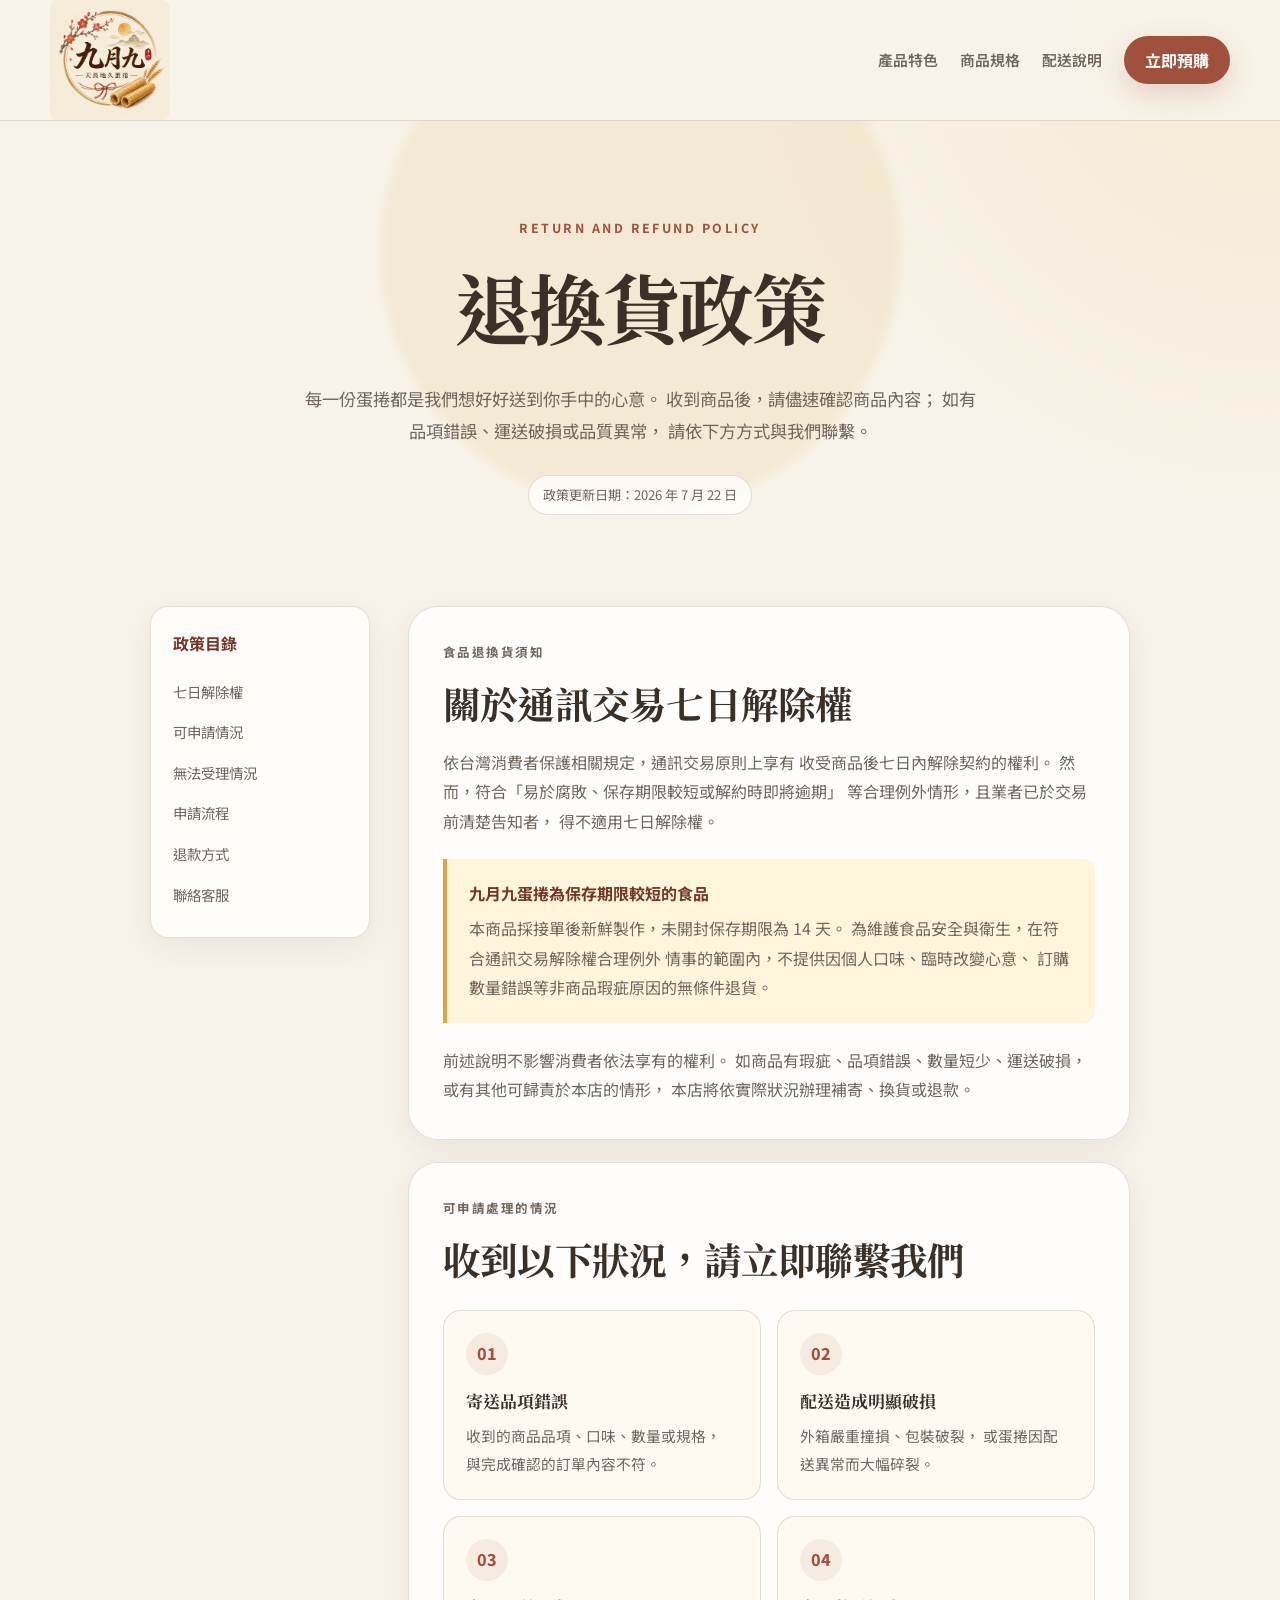
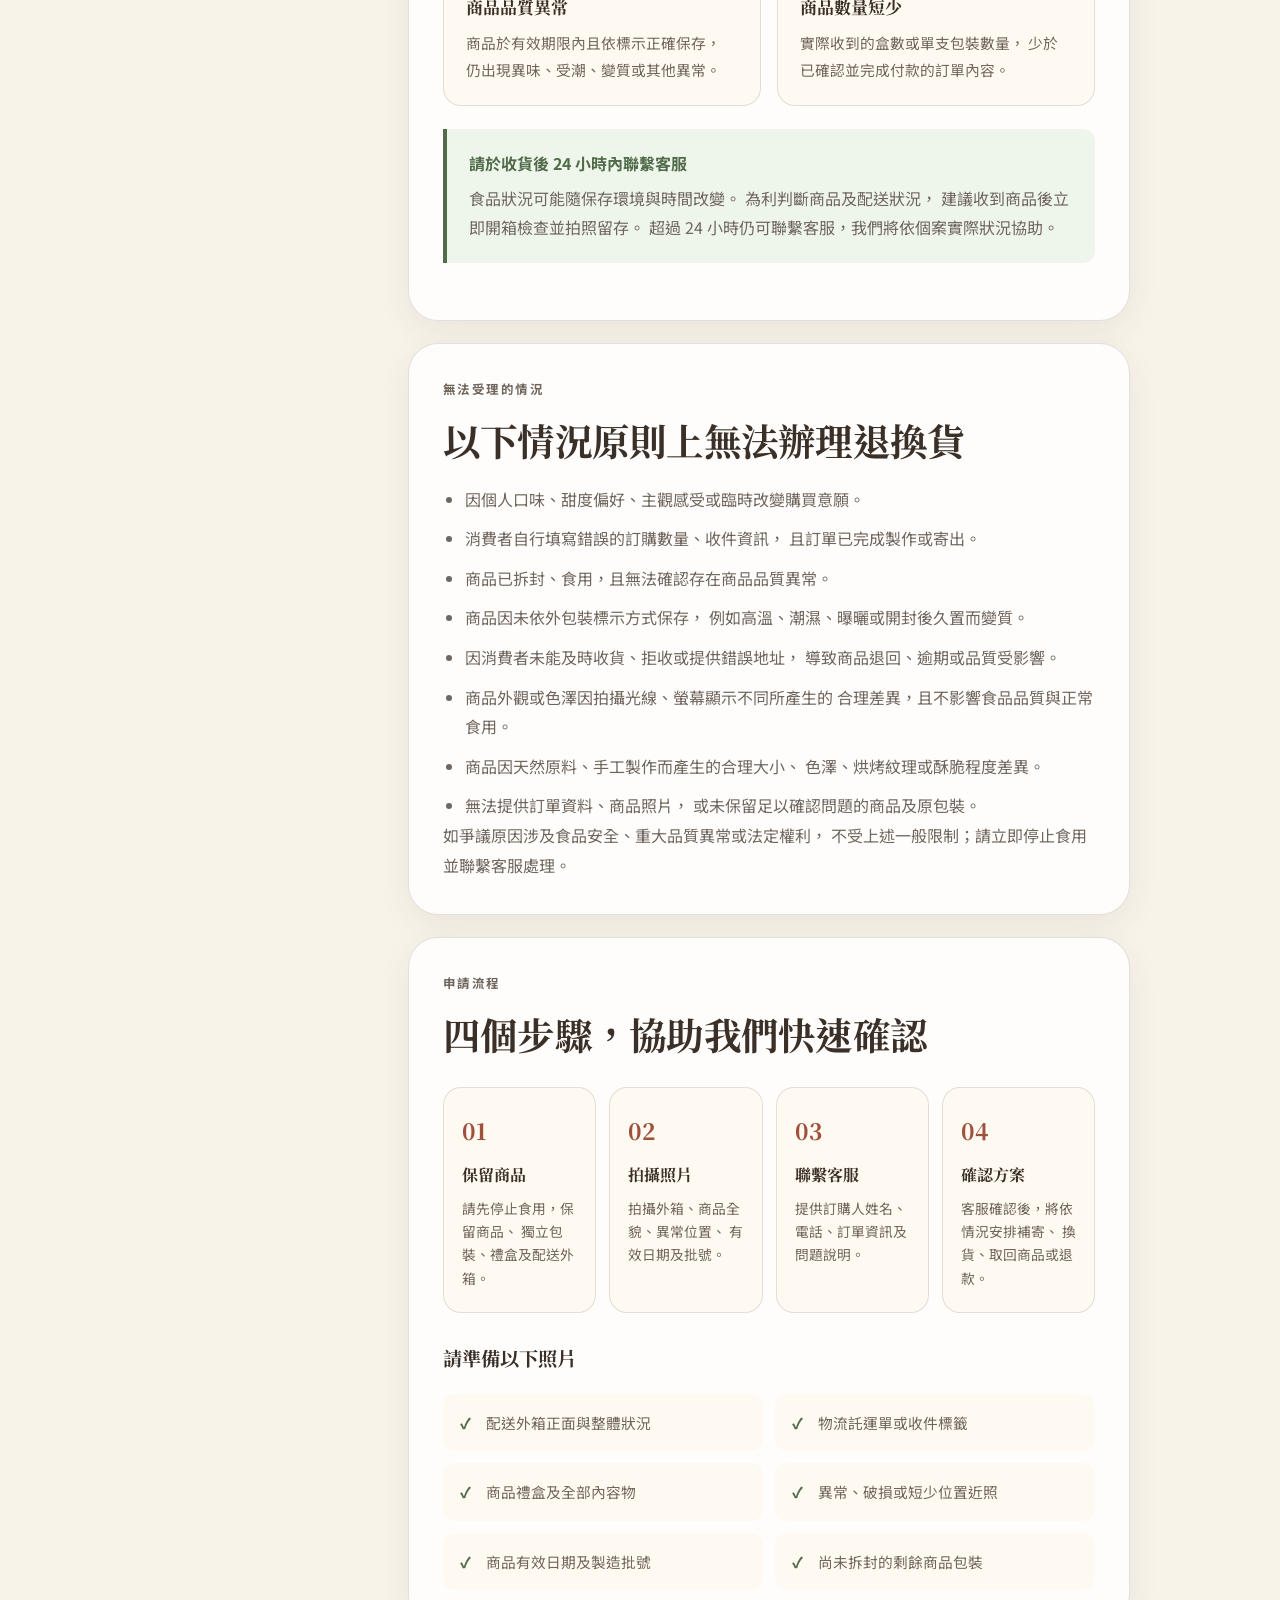
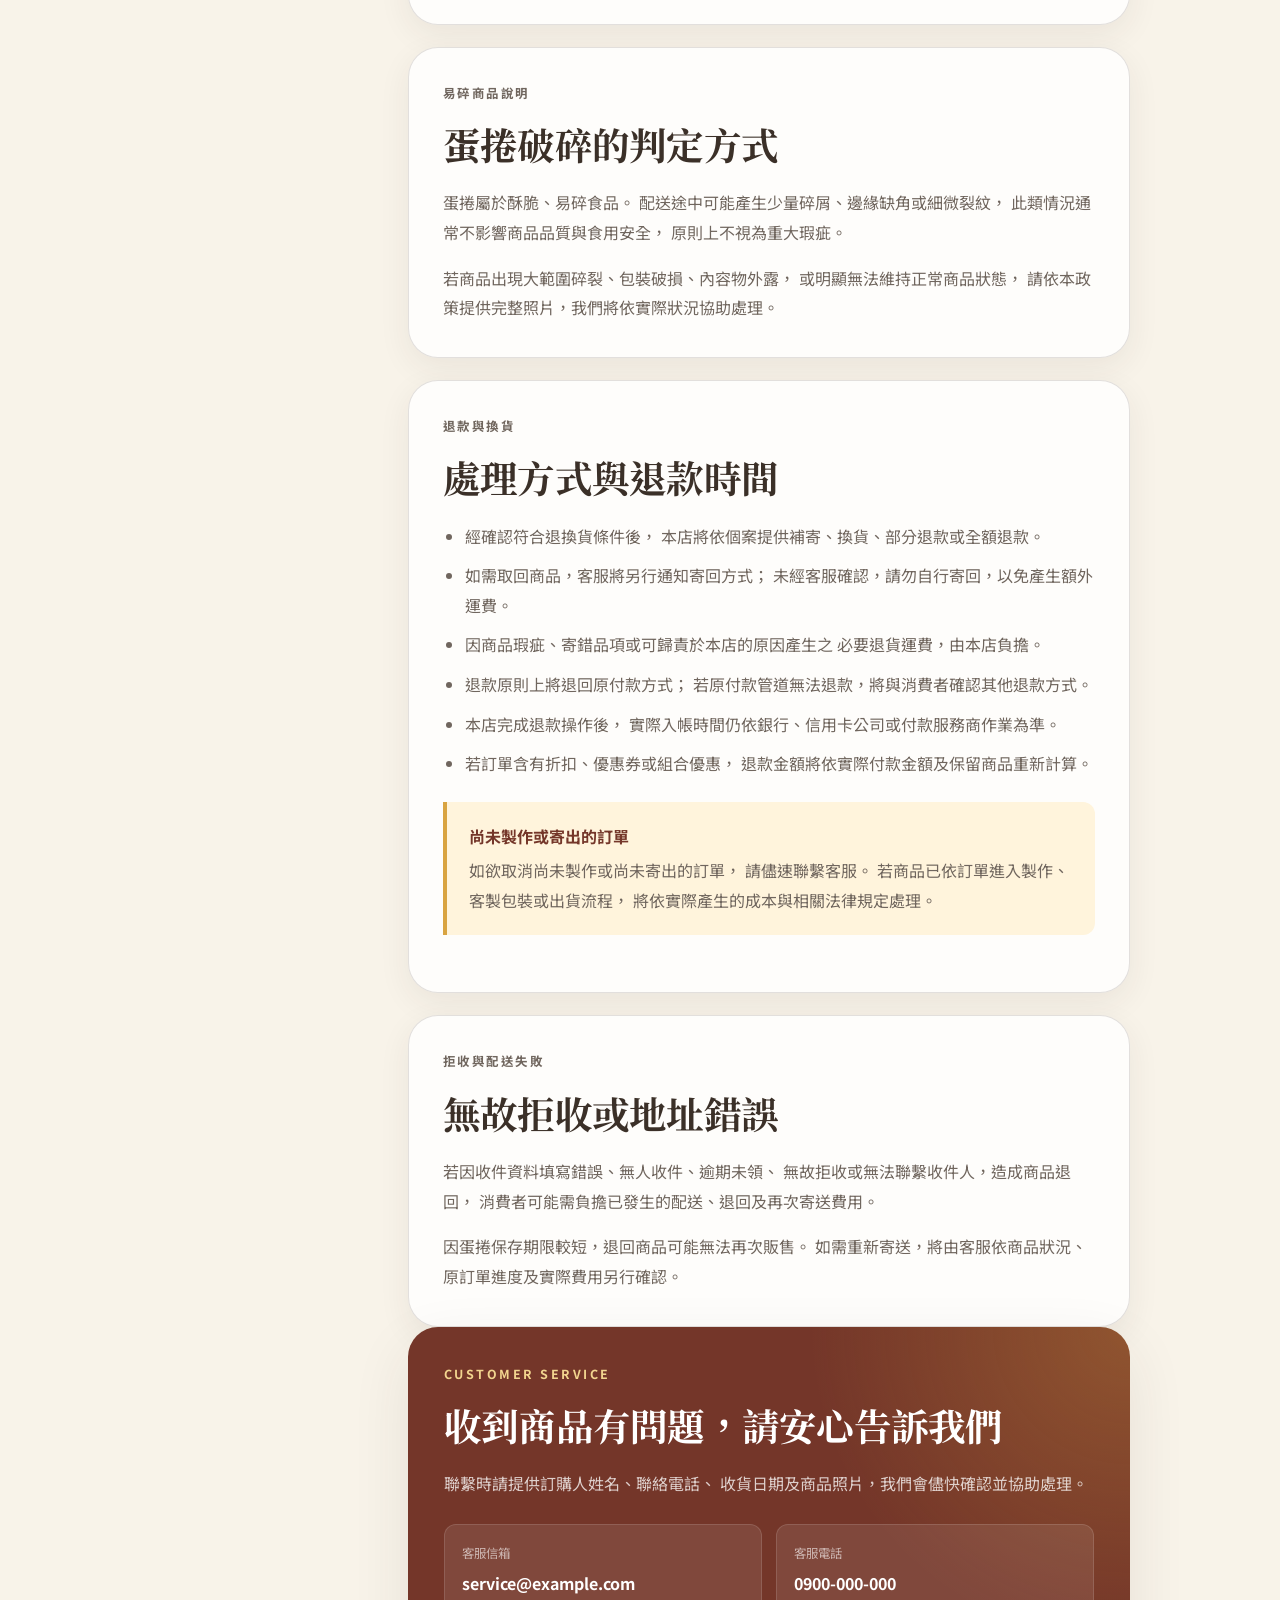
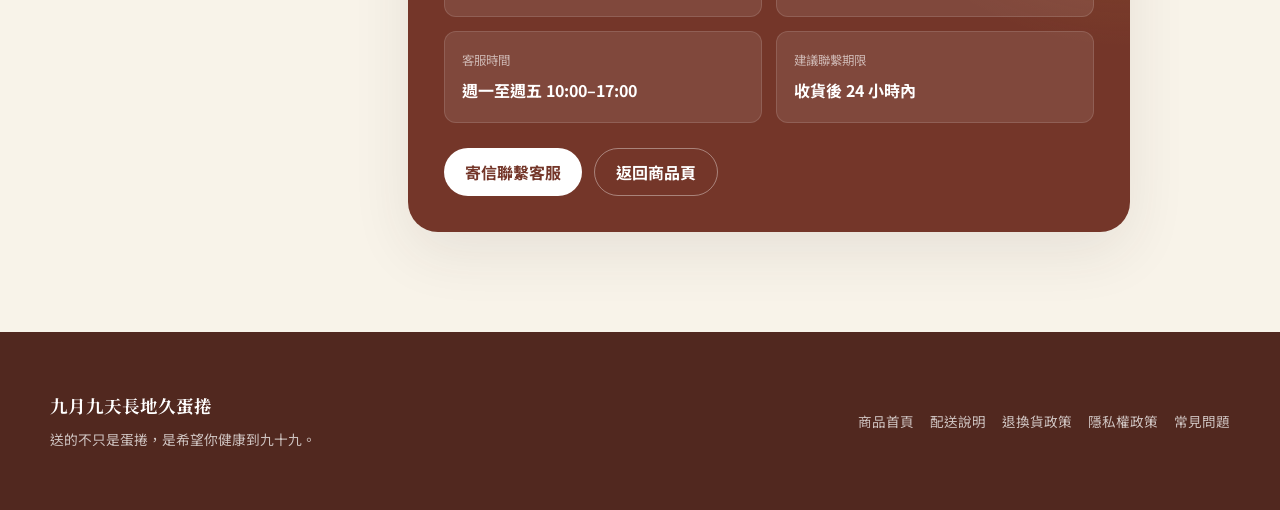
<file: returns.html>
<html lang="zh-Hant-TW">
<head>
  <meta charset="utf-8">

  <meta
    name="viewport"
    content="width=device-width, initial-scale=1, viewport-fit=cover"
  >

  <title>退換貨政策｜九月九天長地久手工蛋捲</title>

  <meta
    name="description"
    content="九月九天長地久手工蛋捲退換貨政策，說明食品七日解除權、商品破損、品項錯誤、品質異常、退款方式及客服申請流程。"
  >

  <meta
    name="robots"
    content="index, follow, max-image-preview:large"
  >
  <!-- GA4：請替換成實際 Measurement ID -->
  <script
    async
    src="https://www.googletagmanager.com/gtag/js?id=G-S4TT0CTS00"
  ></script>

  <link
    rel="canonical"
    href="https://hagicatyu-netizen.github.io/99egg-rolls/returns.html"
  >

  <link
    rel="icon"
    href="images/favicon.png"
    type="image/png"
  >

  <!-- Open Graph -->
  <meta property="og:type" content="website">

  <meta
    property="og:site_name"
    content="九月九天長地久蛋捲"
  >

  <meta property="og:locale" content="zh_TW">

  <meta
    property="og:title"
    content="退換貨政策｜九月九天長地久手工蛋捲"
  >

  <meta
    property="og:description"
    content="了解九月九手工蛋捲的退換貨條件、商品異常處理與退款流程。"
  >

  <meta
    property="og:image"
    content="https://hagicatyu-netizen.github.io/99egg-rolls/images/og-egg-rolls.jpg"
  >

  <meta
    property="og:url"
    content="https://hagicatyu-netizen.github.io/99egg-rolls/returns.html"
  >

  <!-- Fonts -->
  <link rel="preconnect" href="https://fonts.googleapis.com">

  <link
    rel="preconnect"
    href="https://fonts.gstatic.com"
    crossorigin
  >

  <link
    href="https://fonts.googleapis.com/css2?family=Noto+Sans+TC:wght@400;500;600;700&family=Noto+Serif+TC:wght@600;700;900&display=swap"
    rel="stylesheet"
  >

  <style>
    :root {
      --color-bg: #f8f3e9;
      --color-bg-soft: #fffaf1;
      --color-surface: #ffffff;
      --color-text: #3b3028;
      --color-text-soft: #70665e;
      --color-primary: #9f513d;
      --color-primary-dark: #743629;
      --color-accent: #d9a441;
      --color-border: rgba(59, 48, 40, 0.14);
      --color-warning-bg: #fff4dc;
      --color-warning-border: #d9a441;
      --color-success-bg: #eef5eb;
      --color-success: #526c4b;
      --shadow-soft: 0 20px 60px rgba(59, 48, 40, 0.09);
      --shadow-card: 0 10px 32px rgba(59, 48, 40, 0.07);
      --radius-large: 30px;
      --radius-medium: 18px;
      --radius-small: 12px;
      --container: 980px;
      --font-serif: "Noto Serif TC", serif;
      --font-sans: "Noto Sans TC", sans-serif;
    }

    *,
    *::before,
    *::after {
      box-sizing: border-box;
    }

    html {
      scroll-behavior: smooth;
      scroll-padding-top: 90px;
    }

    body {
      margin: 0;
      color: var(--color-text);
      background:
        radial-gradient(
          circle at top right,
          rgba(217, 164, 65, 0.13),
          transparent 34rem
        ),
        var(--color-bg);
      font-family: var(--font-sans);
      font-size: 16px;
      line-height: 1.85;
      text-rendering: optimizeLegibility;
      -webkit-font-smoothing: antialiased;
    }

    img {
      display: block;
      max-width: 100%;
      height: auto;
    }

    a {
      color: inherit;
    }

    button,
    input,
    textarea,
    select {
      font: inherit;
    }

    a:focus-visible,
    button:focus-visible {
      outline: 3px solid var(--color-accent);
      outline-offset: 4px;
    }

    .skip-link {
      position: fixed;
      top: 12px;
      left: -9999px;
      z-index: 9999;
      padding: 10px 18px;
      color: #ffffff;
      background: var(--color-primary-dark);
      border-radius: 8px;
      text-decoration: none;
    }

    .skip-link:focus {
      left: 12px;
    }

    /* Header */
    .site-header {
      position: sticky;
      top: 0;
      z-index: 1000;
      background: rgba(248, 243, 233, 0.92);
      border-bottom: 1px solid var(--color-border);
      backdrop-filter: blur(14px);
    }

    .nav {
      display: flex;
      align-items: center;
      justify-content: space-between;
      width: min(calc(100% - 40px), 1180px);
      min-height: 76px;
      margin-inline: auto;
      gap: 24px;
    }

    .brand {
      display: inline-flex;
      align-items: center;
      flex-shrink: 0;
      text-decoration: none;
    }

    .brand img {
      width: 120px;
      height: auto;
      border-radius: 8px;
    }

    .nav-links {
      display: flex;
      align-items: center;
      gap: 22px;
    }

    .nav-links a:not(.button-nav) {
      color: var(--color-text-soft);
      font-size: 0.93rem;
      font-weight: 600;
      text-decoration: none;
    }

    .nav-links a:not(.button-nav):hover {
      color: var(--color-primary);
    }

    .button-nav,
    .button,
    .button-secondary {
      display: inline-flex;
      align-items: center;
      justify-content: center;
      gap: 8px;
      min-height: 48px;
      padding: 12px 21px;
      border-radius: 999px;
      font-weight: 700;
      line-height: 1.3;
      text-decoration: none;
      transition:
        transform 0.2s ease,
        background-color 0.2s ease,
        box-shadow 0.2s ease;
    }

    .button-nav,
    .button {
      color: #ffffff;
      background: var(--color-primary);
      box-shadow: 0 10px 28px rgba(159, 81, 61, 0.22);
    }

    .button-nav:hover,
    .button:hover {
      background: var(--color-primary-dark);
      transform: translateY(-2px);
    }

    .button-secondary {
      color: var(--color-primary-dark);
      background: transparent;
      border: 1px solid rgba(159, 81, 61, 0.3);
    }

    .button-secondary:hover {
      background: rgba(159, 81, 61, 0.06);
      transform: translateY(-2px);
    }

    /* Hero */
    .policy-hero {
      position: relative;
      overflow: hidden;
      padding: 96px 20px 78px;
      text-align: center;
    }

    .policy-hero::before {
      content: "";
      position: absolute;
      top: -130px;
      left: 50%;
      width: 520px;
      height: 520px;
      background: rgba(217, 164, 65, 0.12);
      border-radius: 50%;
      transform: translateX(-50%);
      filter: blur(4px);
      pointer-events: none;
    }

    .hero-inner {
      position: relative;
      z-index: 1;
      width: min(100%, 820px);
      margin-inline: auto;
    }

    .eyebrow {
      margin: 0 0 13px;
      color: var(--color-primary);
      font-size: 0.78rem;
      font-weight: 700;
      letter-spacing: 0.2em;
      text-transform: uppercase;
    }

    h1,
    h2,
    h3 {
      margin-top: 0;
      font-family: var(--font-serif);
      line-height: 1.4;
    }

    h1 {
      margin-bottom: 22px;
      font-size: clamp(2.5rem, 6vw, 4.8rem);
      letter-spacing: -0.04em;
    }

    h2 {
      margin-bottom: 18px;
      font-size: clamp(1.6rem, 3.5vw, 2.35rem);
      letter-spacing: -0.02em;
    }

    h3 {
      margin-bottom: 10px;
      font-size: 1.2rem;
    }

    p {
      margin-top: 0;
    }

    .hero-description {
      max-width: 680px;
      margin: 0 auto;
      color: var(--color-text-soft);
      font-size: 1.08rem;
    }

    .updated-date {
      display: inline-flex;
      align-items: center;
      margin-top: 28px;
      padding: 7px 14px;
      color: var(--color-text-soft);
      background: rgba(255, 255, 255, 0.72);
      border: 1px solid var(--color-border);
      border-radius: 999px;
      font-size: 0.82rem;
    }

    /* Content layout */
    .policy-layout {
      display: grid;
      grid-template-columns: 220px minmax(0, 1fr);
      align-items: start;
      width: min(calc(100% - 40px), var(--container));
      margin: 0 auto;
      padding-bottom: 100px;
      gap: 38px;
    }

    .policy-nav {
      position: sticky;
      top: 105px;
      padding: 22px;
      background: rgba(255, 255, 255, 0.72);
      border: 1px solid var(--color-border);
      border-radius: var(--radius-medium);
      box-shadow: var(--shadow-card);
    }

    .policy-nav-title {
      margin-bottom: 13px;
      color: var(--color-primary-dark);
      font-weight: 700;
    }

    .policy-nav a {
      display: block;
      padding: 7px 0;
      color: var(--color-text-soft);
      font-size: 0.9rem;
      text-decoration: none;
    }

    .policy-nav a:hover {
      color: var(--color-primary);
    }

    .policy-content {
      min-width: 0;
    }

    .policy-section {
      padding: 34px;
      background: rgba(255, 255, 255, 0.82);
      border: 1px solid var(--color-border);
      border-radius: var(--radius-large);
      box-shadow: var(--shadow-card);
    }

    .policy-section + .policy-section {
      margin-top: 22px;
    }

    .policy-section p:last-child,
    .policy-section ul:last-child,
    .policy-section ol:last-child {
      margin-bottom: 0;
    }

    .policy-section p,
    .policy-section li {
      color: var(--color-text-soft);
    }

    .policy-section strong {
      color: var(--color-text);
    }

    .policy-list {
      margin: 0;
      padding-left: 1.4rem;
    }

    .policy-list li + li {
      margin-top: 10px;
    }

    .notice {
      margin: 23px 0;
      padding: 20px 22px;
      background: var(--color-warning-bg);
      border-left: 4px solid var(--color-warning-border);
      border-radius: 0 var(--radius-small) var(--radius-small) 0;
    }

    .notice strong {
      display: block;
      margin-bottom: 5px;
      color: var(--color-primary-dark);
    }

    .notice p {
      margin-bottom: 0;
    }

    .success-notice {
      background: var(--color-success-bg);
      border-left-color: var(--color-success);
    }

    .success-notice strong {
      color: var(--color-success);
    }

    /* Return conditions */
    .condition-grid {
      display: grid;
      grid-template-columns: repeat(2, 1fr);
      margin-top: 24px;
      gap: 16px;
    }

    .condition-card {
      padding: 22px;
      background: var(--color-bg-soft);
      border: 1px solid var(--color-border);
      border-radius: var(--radius-medium);
    }

    .condition-card-icon {
      display: inline-flex;
      align-items: center;
      justify-content: center;
      width: 42px;
      height: 42px;
      margin-bottom: 14px;
      color: var(--color-primary);
      background: rgba(159, 81, 61, 0.09);
      border-radius: 50%;
      font-weight: 800;
    }

    .condition-card h3 {
      font-size: 1.06rem;
    }

    .condition-card p {
      margin-bottom: 0;
      font-size: 0.92rem;
    }

    /* Process */
    .return-process {
      display: grid;
      grid-template-columns: repeat(4, 1fr);
      margin-top: 26px;
      gap: 13px;
      counter-reset: return-step;
    }

    .return-step {
      position: relative;
      min-height: 180px;
      padding: 22px 18px;
      background: var(--color-bg-soft);
      border: 1px solid var(--color-border);
      border-radius: var(--radius-medium);
      counter-increment: return-step;
    }

    .return-step::before {
      content: "0" counter(return-step);
      display: block;
      margin-bottom: 13px;
      color: var(--color-primary);
      font-family: var(--font-serif);
      font-size: 1.4rem;
      font-weight: 800;
    }

    .return-step h3 {
      font-size: 1rem;
    }

    .return-step p {
      margin-bottom: 0;
      font-size: 0.86rem;
      line-height: 1.7;
    }

    /* Required photos */
    .photo-list {
      display: grid;
      grid-template-columns: repeat(2, 1fr);
      margin: 22px 0 0;
      padding: 0;
      list-style: none;
      gap: 12px;
    }

    .photo-list li {
      position: relative;
      padding: 15px 17px 15px 43px;
      background: var(--color-bg-soft);
      border-radius: var(--radius-small);
      font-size: 0.92rem;
    }

    .photo-list li::before {
      content: "✓";
      position: absolute;
      top: 15px;
      left: 17px;
      color: var(--color-success);
      font-weight: 900;
    }

    /* Contact card */
    .contact-card {
      padding: 36px;
      color: #ffffff;
      background:
        radial-gradient(
          circle at top right,
          rgba(217, 164, 65, 0.28),
          transparent 20rem
        ),
        var(--color-primary-dark);
      border-radius: var(--radius-large);
      box-shadow: var(--shadow-soft);
    }

    .contact-card .eyebrow {
      color: #f2d58f;
    }

    .contact-card h2 {
      color: #ffffff;
    }

    .contact-card p {
      color: rgba(255, 255, 255, 0.76);
    }

    .contact-details {
      display: grid;
      grid-template-columns: repeat(2, 1fr);
      margin: 25px 0;
      gap: 14px;
    }

    .contact-item {
      padding: 17px;
      background: rgba(255, 255, 255, 0.09);
      border: 1px solid rgba(255, 255, 255, 0.13);
      border-radius: var(--radius-small);
    }

    .contact-item span {
      display: block;
      margin-bottom: 4px;
      color: rgba(255, 255, 255, 0.6);
      font-size: 0.78rem;
    }

    .contact-item a,
    .contact-item strong {
      color: #ffffff;
      font-weight: 700;
      text-decoration: none;
    }

    .contact-actions {
      display: flex;
      flex-wrap: wrap;
      gap: 12px;
    }

    .contact-actions .button {
      color: var(--color-primary-dark);
      background: #ffffff;
      box-shadow: none;
    }

    .contact-actions .button:hover {
      background: #fff6df;
    }

    .contact-actions .button-secondary {
      color: #ffffff;
      border-color: rgba(255, 255, 255, 0.38);
    }

    .contact-actions .button-secondary:hover {
      background: rgba(255, 255, 255, 0.09);
    }

    /* Footer */
    .site-footer {
      padding: 58px 20px;
      color: rgba(255, 255, 255, 0.72);
      background: #51281f;
    }

    .footer-inner {
      display: flex;
      align-items: center;
      justify-content: space-between;
      width: min(100%, 1180px);
      margin-inline: auto;
      gap: 30px;
    }

    .footer-brand strong {
      display: block;
      margin-bottom: 4px;
      color: #ffffff;
      font-family: var(--font-serif);
      font-size: 1.1rem;
    }

    .footer-brand p {
      margin-bottom: 0;
      font-size: 0.86rem;
    }

    .footer-links {
      display: flex;
      flex-wrap: wrap;
      justify-content: flex-end;
      gap: 16px;
    }

    .footer-links a {
      font-size: 0.85rem;
      text-decoration: none;
    }

    .footer-links a:hover {
      color: #ffffff;
    }

    @media (prefers-reduced-motion: reduce) {
      html {
        scroll-behavior: auto;
      }

      *,
      *::before,
      *::after {
        animation: none !important;
        scroll-behavior: auto !important;
        transition: none !important;
      }
    }

    @media (max-width: 860px) {
      .nav-links a:not(.button-nav) {
        display: none;
      }

      .policy-layout {
        grid-template-columns: 1fr;
      }

      .policy-nav {
        position: static;
        display: flex;
        overflow-x: auto;
        padding: 12px 16px;
        gap: 20px;
        white-space: nowrap;
        scrollbar-width: thin;
      }

      .policy-nav-title {
        display: none;
      }

      .policy-nav a {
        flex-shrink: 0;
      }

      .return-process {
        grid-template-columns: repeat(2, 1fr);
      }
    }

    @media (max-width: 620px) {
      html {
        scroll-padding-top: 72px;
      }

      .nav {
        width: min(calc(100% - 28px), 1180px);
        min-height: 68px;
      }

      .brand img {
        width: 90px;
      }

      .button-nav {
        min-height: 42px;
        padding: 9px 15px;
        font-size: 0.86rem;
      }

      .policy-hero {
        padding: 70px 14px 55px;
      }

      .policy-layout {
        width: min(calc(100% - 28px), var(--container));
        padding-bottom: 70px;
        gap: 22px;
      }

      .policy-section,
      .contact-card {
        padding: 25px 20px;
        border-radius: 22px;
      }

      .condition-grid,
      .return-process,
      .photo-list,
      .contact-details {
        grid-template-columns: 1fr;
      }

      .return-step {
        min-height: 0;
      }

      .contact-actions {
        flex-direction: column;
      }

      .contact-actions a {
        width: 100%;
      }

      .footer-inner {
        align-items: flex-start;
        flex-direction: column;
      }

      .footer-links {
        justify-content: flex-start;
      }
    }
  </style>
</head>

<body>
  <a class="skip-link" href="#main-content">
    跳至主要內容
  </a>

  <header class="site-header">
    <div class="nav">
      <a
        class="brand"
        href="index.html"
        aria-label="返回九月九天長地久蛋捲首頁"
      >
        <img
          src="images/site-logo.jpg"
          alt="九月九天長地久蛋捲"
          width="120"
          height="40"
        >
      </a>

      <nav class="nav-links" aria-label="主要導覽">
        <a href="index.html#features">產品特色</a>
        <a href="index.html#specifications">商品規格</a>
        <a href="shipping.html">配送說明</a>

        <a
          class="button-nav"
          href="index.html#order"
        >
          立即預購
        </a>
      </nav>
    </div>
  </header>

  <main id="main-content">
    <section class="policy-hero">
      <div class="hero-inner">
        <p class="eyebrow">Return and refund policy</p>

        <h1>退換貨政策</h1>

        <p class="hero-description">
          每一份蛋捲都是我們想好好送到你手中的心意。
          收到商品後，請儘速確認商品內容；
          如有品項錯誤、運送破損或品質異常，
          請依下方方式與我們聯繫。
        </p>

        <p class="updated-date">
          政策更新日期：2026 年 7 月 22 日
        </p>
      </div>
    </section>

    <div class="policy-layout">
      <nav class="policy-nav" aria-label="退換貨政策目錄">
        <p class="policy-nav-title">政策目錄</p>
        <a href="#cooling-off">七日解除權</a>
        <a href="#accepted">可申請情況</a>
        <a href="#not-accepted">無法受理情況</a>
        <a href="#process">申請流程</a>
        <a href="#refund">退款方式</a>
        <a href="#contact">聯絡客服</a>
      </nav>

      <div class="policy-content">
        <section
          id="cooling-off"
          class="policy-section"
          aria-labelledby="cooling-off-title"
        >
          <p class="eyebrow">食品退換貨須知</p>

          <h2 id="cooling-off-title">
            關於通訊交易七日解除權
          </h2>

          <p>
            依台灣消費者保護相關規定，通訊交易原則上享有
            收受商品後七日內解除契約的權利。
            然而，符合「易於腐敗、保存期限較短或解約時即將逾期」
            等合理例外情形，且業者已於交易前清楚告知者，
            得不適用七日解除權。
          </p>

          <div class="notice">
            <strong>九月九蛋捲為保存期限較短的食品</strong>

            <p>
              本商品採接單後新鮮製作，未開封保存期限為 14 天。
              為維護食品安全與衛生，在符合通訊交易解除權合理例外
              情事的範圍內，不提供因個人口味、臨時改變心意、
              訂購數量錯誤等非商品瑕疵原因的無條件退貨。
            </p>
          </div>

          <p>
            前述說明不影響消費者依法享有的權利。
            如商品有瑕疵、品項錯誤、數量短少、運送破損，
            或有其他可歸責於本店的情形，
            本店將依實際狀況辦理補寄、換貨或退款。
          </p>
        </section>

        <section
          id="accepted"
          class="policy-section"
          aria-labelledby="accepted-title"
        >
          <p class="eyebrow">可申請處理的情況</p>

          <h2 id="accepted-title">
            收到以下狀況，請立即聯繫我們
          </h2>

          <div class="condition-grid">
            <article class="condition-card">
              <div class="condition-card-icon" aria-hidden="true">
                01
              </div>

              <h3>寄送品項錯誤</h3>

              <p>
                收到的商品品項、口味、數量或規格，
                與完成確認的訂單內容不符。
              </p>
            </article>

            <article class="condition-card">
              <div class="condition-card-icon" aria-hidden="true">
                02
              </div>

              <h3>配送造成明顯破損</h3>

              <p>
                外箱嚴重撞損、包裝破裂，
                或蛋捲因配送異常而大幅碎裂。
              </p>
            </article>

            <article class="condition-card">
              <div class="condition-card-icon" aria-hidden="true">
                03
              </div>

              <h3>商品品質異常</h3>

              <p>
                商品於有效期限內且依標示正確保存，
                仍出現異味、受潮、變質或其他異常。
              </p>
            </article>

            <article class="condition-card">
              <div class="condition-card-icon" aria-hidden="true">
                04
              </div>

              <h3>商品數量短少</h3>

              <p>
                實際收到的盒數或單支包裝數量，
                少於已確認並完成付款的訂單內容。
              </p>
            </article>
          </div>

          <div class="notice success-notice">
            <strong>請於收貨後 24 小時內聯繫客服</strong>

            <p>
              食品狀況可能隨保存環境與時間改變。
              為利判斷商品及配送狀況，
              建議收到商品後立即開箱檢查並拍照留存。
              超過 24 小時仍可聯繫客服，我們將依個案實際狀況協助。
            </p>
          </div>
        </section>

        <section
          id="not-accepted"
          class="policy-section"
          aria-labelledby="not-accepted-title"
        >
          <p class="eyebrow">無法受理的情況</p>

          <h2 id="not-accepted-title">
            以下情況原則上無法辦理退換貨
          </h2>

          <ul class="policy-list">
            <li>
              因個人口味、甜度偏好、主觀感受或臨時改變購買意願。
            </li>

            <li>
              消費者自行填寫錯誤的訂購數量、收件資訊，
              且訂單已完成製作或寄出。
            </li>

            <li>
              商品已拆封、食用，且無法確認存在商品品質異常。
            </li>

            <li>
              商品因未依外包裝標示方式保存，
              例如高溫、潮濕、曝曬或開封後久置而變質。
            </li>

            <li>
              因消費者未能及時收貨、拒收或提供錯誤地址，
              導致商品退回、逾期或品質受影響。
            </li>

            <li>
              商品外觀或色澤因拍攝光線、螢幕顯示不同所產生的
              合理差異，且不影響食品品質與正常食用。
            </li>

            <li>
              商品因天然原料、手工製作而產生的合理大小、
              色澤、烘烤紋理或酥脆程度差異。
            </li>

            <li>
              無法提供訂單資料、商品照片，
              或未保留足以確認問題的商品及原包裝。
            </li>
          </ul>

          <p>
            如爭議原因涉及食品安全、重大品質異常或法定權利，
            不受上述一般限制；請立即停止食用並聯繫客服處理。
          </p>
        </section>

        <section
          id="process"
          class="policy-section"
          aria-labelledby="process-title"
        >
          <p class="eyebrow">申請流程</p>

          <h2 id="process-title">
            四個步驟，協助我們快速確認
          </h2>

          <div class="return-process">
            <article class="return-step">
              <h3>保留商品</h3>

              <p>
                請先停止食用，保留商品、
                獨立包裝、禮盒及配送外箱。
              </p>
            </article>

            <article class="return-step">
              <h3>拍攝照片</h3>

              <p>
                拍攝外箱、商品全貌、異常位置、
                有效日期及批號。
              </p>
            </article>

            <article class="return-step">
              <h3>聯繫客服</h3>

              <p>
                提供訂購人姓名、電話、訂單資訊及問題說明。
              </p>
            </article>

            <article class="return-step">
              <h3>確認方案</h3>

              <p>
                客服確認後，將依情況安排補寄、
                換貨、取回商品或退款。
              </p>
            </article>
          </div>

          <h3 style="margin-top: 32px;">
            請準備以下照片
          </h3>

          <ul class="photo-list">
            <li>配送外箱正面與整體狀況</li>
            <li>物流託運單或收件標籤</li>
            <li>商品禮盒及全部內容物</li>
            <li>異常、破損或短少位置近照</li>
            <li>商品有效日期及製造批號</li>
            <li>尚未拆封的剩餘商品包裝</li>
          </ul>
        </section>

        <section
          class="policy-section"
          aria-labelledby="shipping-damage-title"
        >
          <p class="eyebrow">易碎商品說明</p>

          <h2 id="shipping-damage-title">
            蛋捲破碎的判定方式
          </h2>

          <p>
            蛋捲屬於酥脆、易碎食品。
            配送途中可能產生少量碎屑、邊緣缺角或細微裂紋，
            此類情況通常不影響商品品質與食用安全，
            原則上不視為重大瑕疵。
          </p>

          <p>
            若商品出現大範圍碎裂、包裝破損、內容物外露，
            或明顯無法維持正常商品狀態，
            請依本政策提供完整照片，我們將依實際狀況協助處理。
          </p>
        </section>

        <section
          id="refund"
          class="policy-section"
          aria-labelledby="refund-title"
        >
          <p class="eyebrow">退款與換貨</p>

          <h2 id="refund-title">
            處理方式與退款時間
          </h2>

          <ul class="policy-list">
            <li>
              經確認符合退換貨條件後，
              本店將依個案提供補寄、換貨、部分退款或全額退款。
            </li>

            <li>
              如需取回商品，客服將另行通知寄回方式；
              未經客服確認，請勿自行寄回，以免產生額外運費。
            </li>

            <li>
              因商品瑕疵、寄錯品項或可歸責於本店的原因產生之
              必要退貨運費，由本店負擔。
            </li>

            <li>
              退款原則上將退回原付款方式；
              若原付款管道無法退款，將與消費者確認其他退款方式。
            </li>

            <li>
              本店完成退款操作後，
              實際入帳時間仍依銀行、信用卡公司或付款服務商作業為準。
            </li>

            <li>
              若訂單含有折扣、優惠券或組合優惠，
              退款金額將依實際付款金額及保留商品重新計算。
            </li>
          </ul>

          <div class="notice">
            <strong>尚未製作或寄出的訂單</strong>

            <p>
              如欲取消尚未製作或尚未寄出的訂單，
              請儘速聯繫客服。
              若商品已依訂單進入製作、客製包裝或出貨流程，
              將依實際產生的成本與相關法律規定處理。
            </p>
          </div>
        </section>

        <section
          class="policy-section"
          aria-labelledby="refused-title"
        >
          <p class="eyebrow">拒收與配送失敗</p>

          <h2 id="refused-title">
            無故拒收或地址錯誤
          </h2>

          <p>
            若因收件資料填寫錯誤、無人收件、逾期未領、
            無故拒收或無法聯繫收件人，造成商品退回，
            消費者可能需負擔已發生的配送、退回及再次寄送費用。
          </p>

          <p>
            因蛋捲保存期限較短，退回商品可能無法再次販售。
            如需重新寄送，將由客服依商品狀況、
            原訂單進度及實際費用另行確認。
          </p>
        </section>

        <section
          id="contact"
          class="contact-card"
          aria-labelledby="contact-title"
        >
          <p class="eyebrow">Customer service</p>

          <h2 id="contact-title">
            收到商品有問題，請安心告訴我們
          </h2>

          <p>
            聯繫時請提供訂購人姓名、聯絡電話、
            收貨日期及商品照片，我們會儘快確認並協助處理。
          </p>

          <div class="contact-details">
            <div class="contact-item">
              <span>客服信箱</span>

              <a href="mailto:hagicatyu@gmail.com">
                service@example.com
              </a>
            </div>

            <div class="contact-item">
              <span>客服電話</span>

              <a href="tel:+886900000000">
                0900-000-000
              </a>
            </div>

            <div class="contact-item">
              <span>客服時間</span>

              <strong>
                週一至週五 10:00–17:00
              </strong>
            </div>

            <div class="contact-item">
              <span>建議聯繫期限</span>

              <strong>
                收貨後 24 小時內
              </strong>
            </div>
          </div>

          <div class="contact-actions">
            <a
              class="button"
              href="mailto:hagicatyu@gmail.com?subject=九月九蛋捲退換貨申請"
            >
              寄信聯繫客服
            </a>

            <a
              class="button-secondary"
              href="index.html#order"
            >
              返回商品頁
            </a>
          </div>
        </section>
      </div>
    </div>
  </main>

  <footer class="site-footer">
    <div class="footer-inner">
      <div class="footer-brand">
        <strong>九月九天長地久蛋捲</strong>

        <p>
          送的不只是蛋捲，是希望你健康到九十九。
        </p>
      </div>

      <nav class="footer-links" aria-label="頁尾導覽">
        <a href="index.html">商品首頁</a>
        <a href="shipping.html">配送說明</a>
        <a href="returns.html" aria-current="page">退換貨政策</a>
        <a href="privacy.html">隱私權政策</a>
        <a href="index.html#faq">常見問題</a>
      </nav>
    </div>
  </footer>
</body>
</html>
</file>
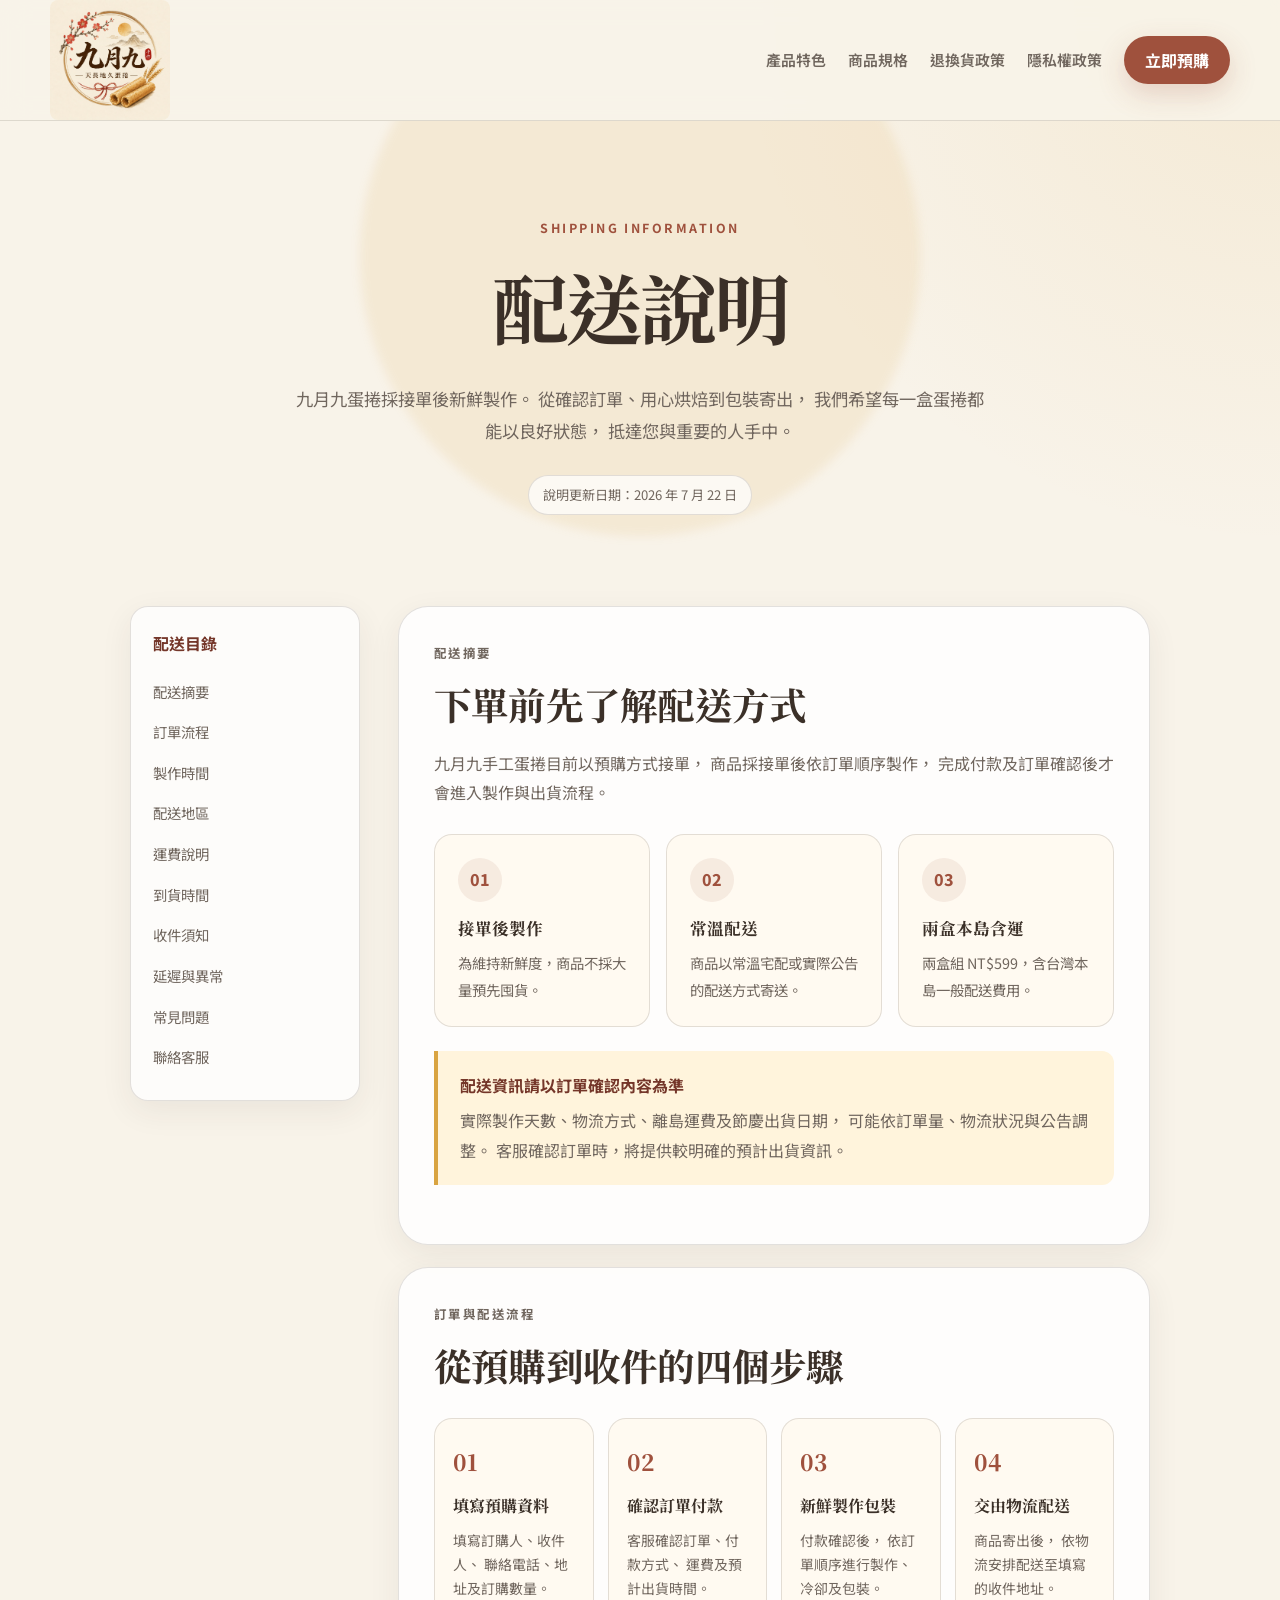
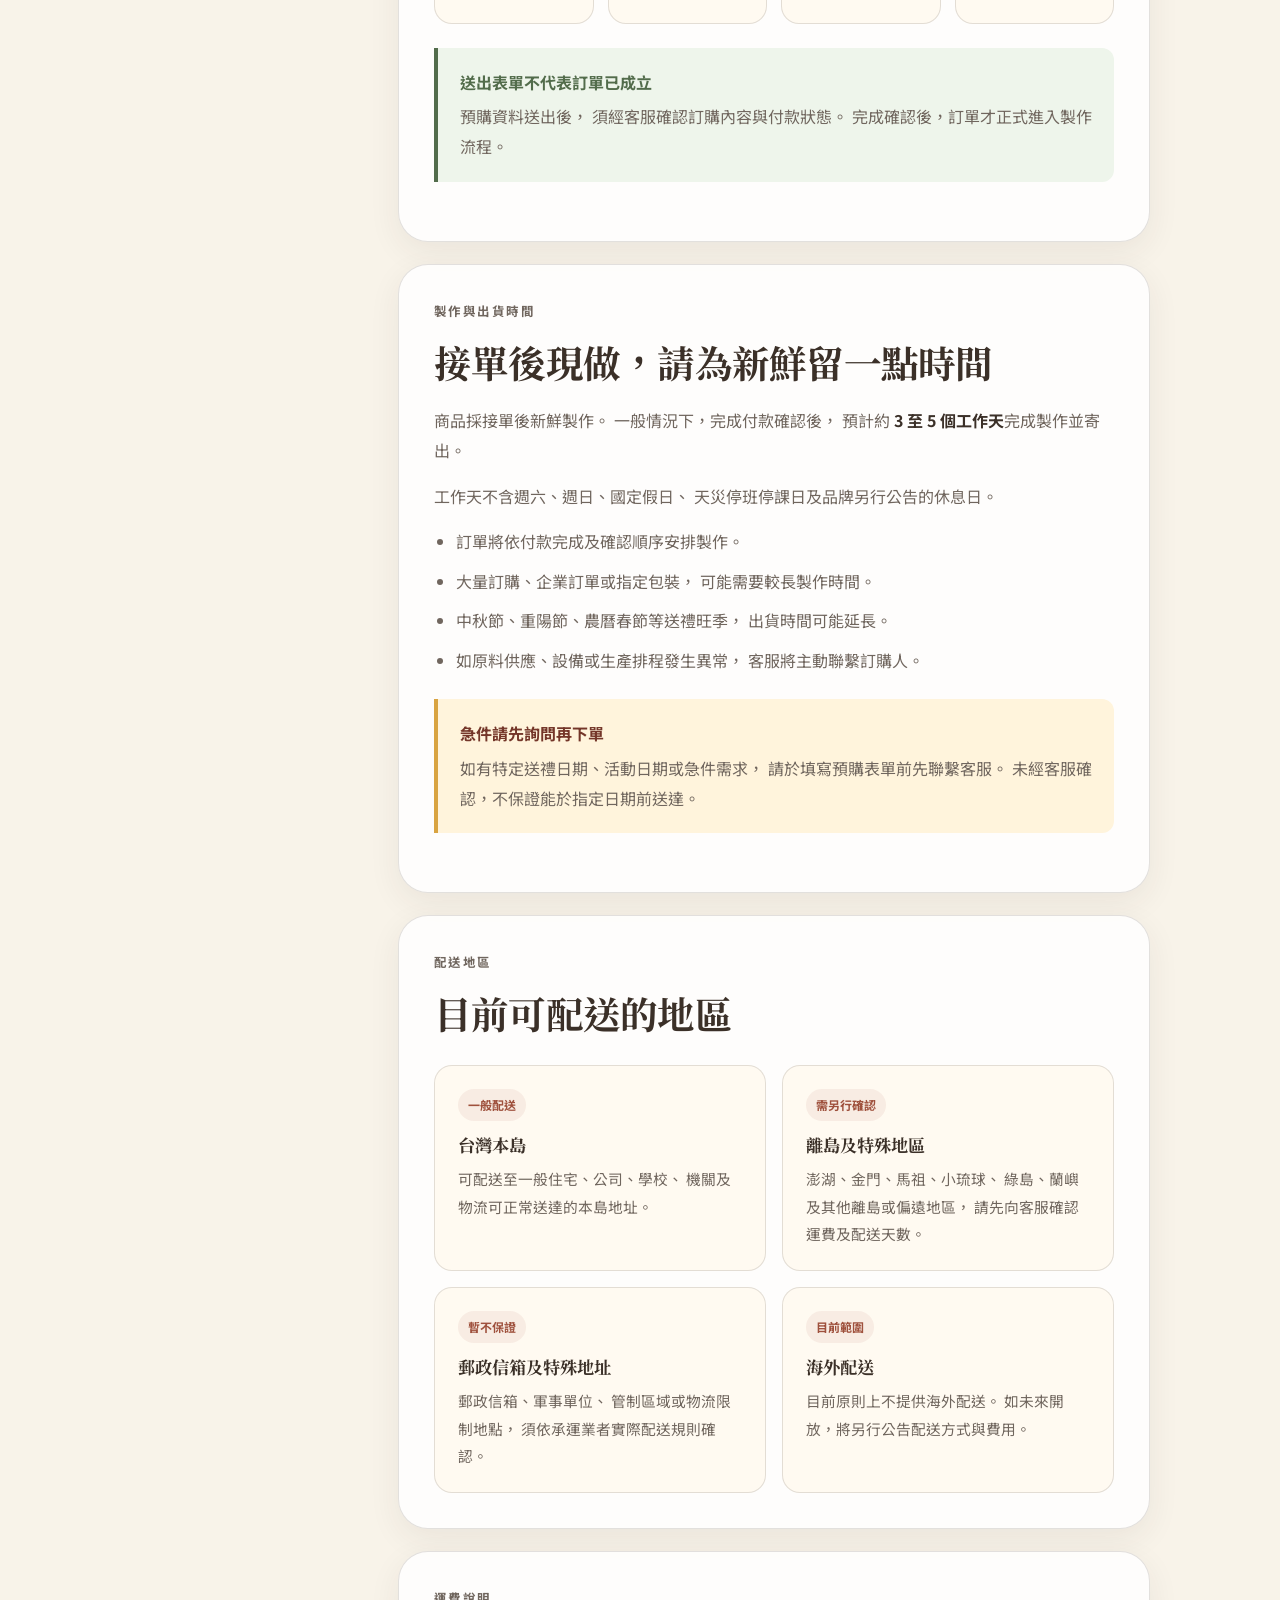
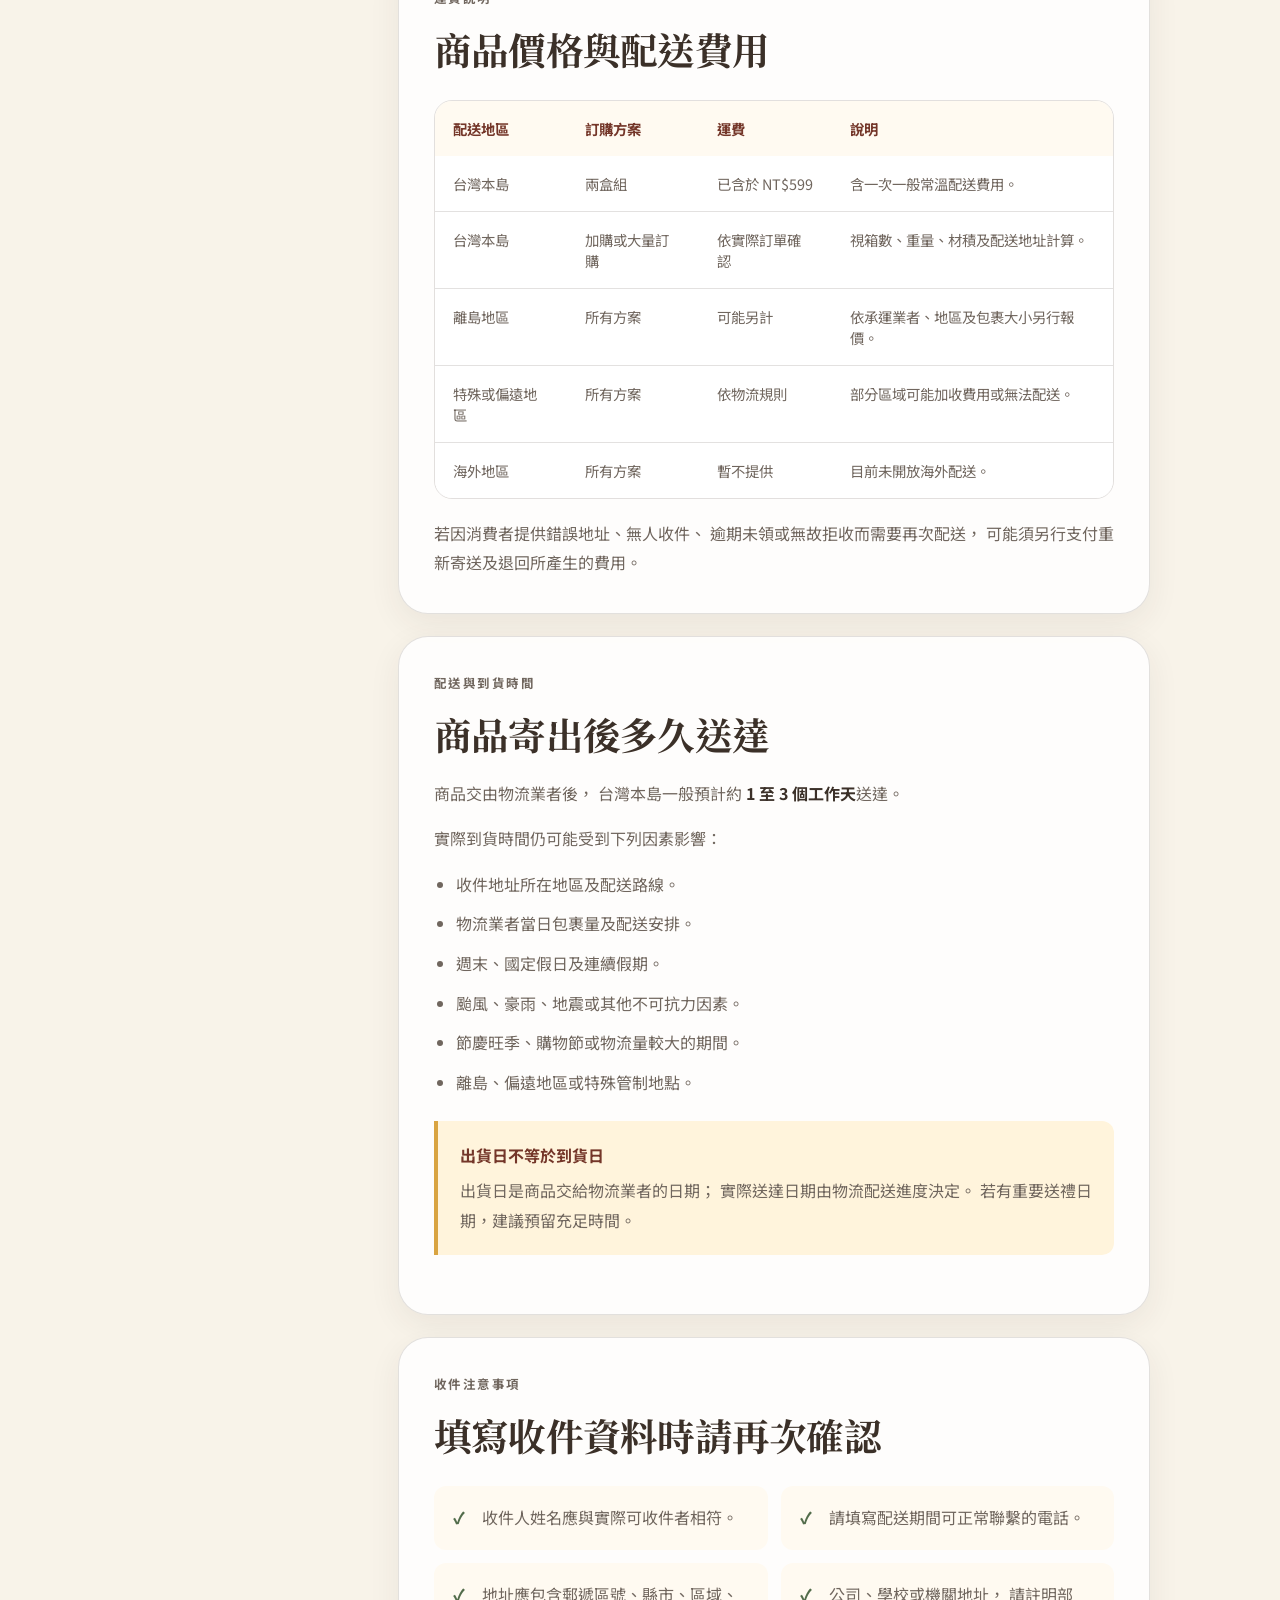
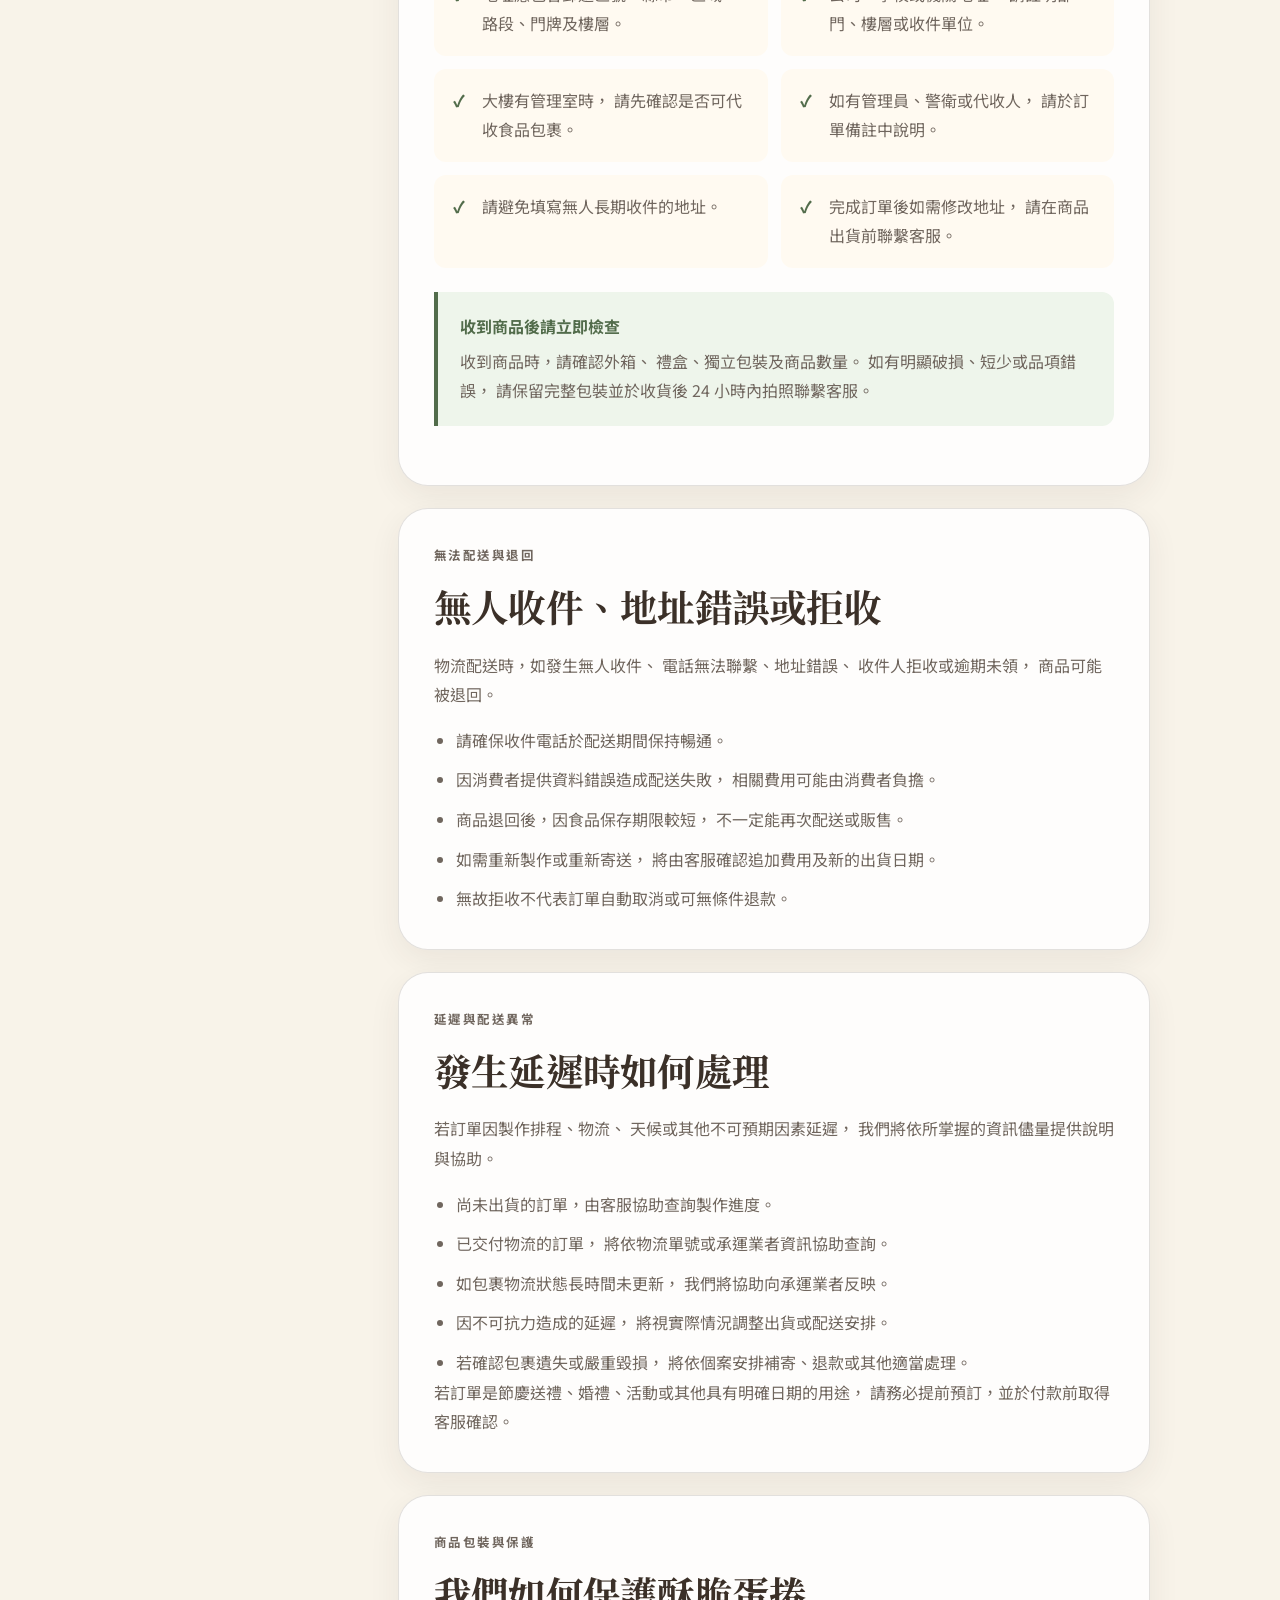
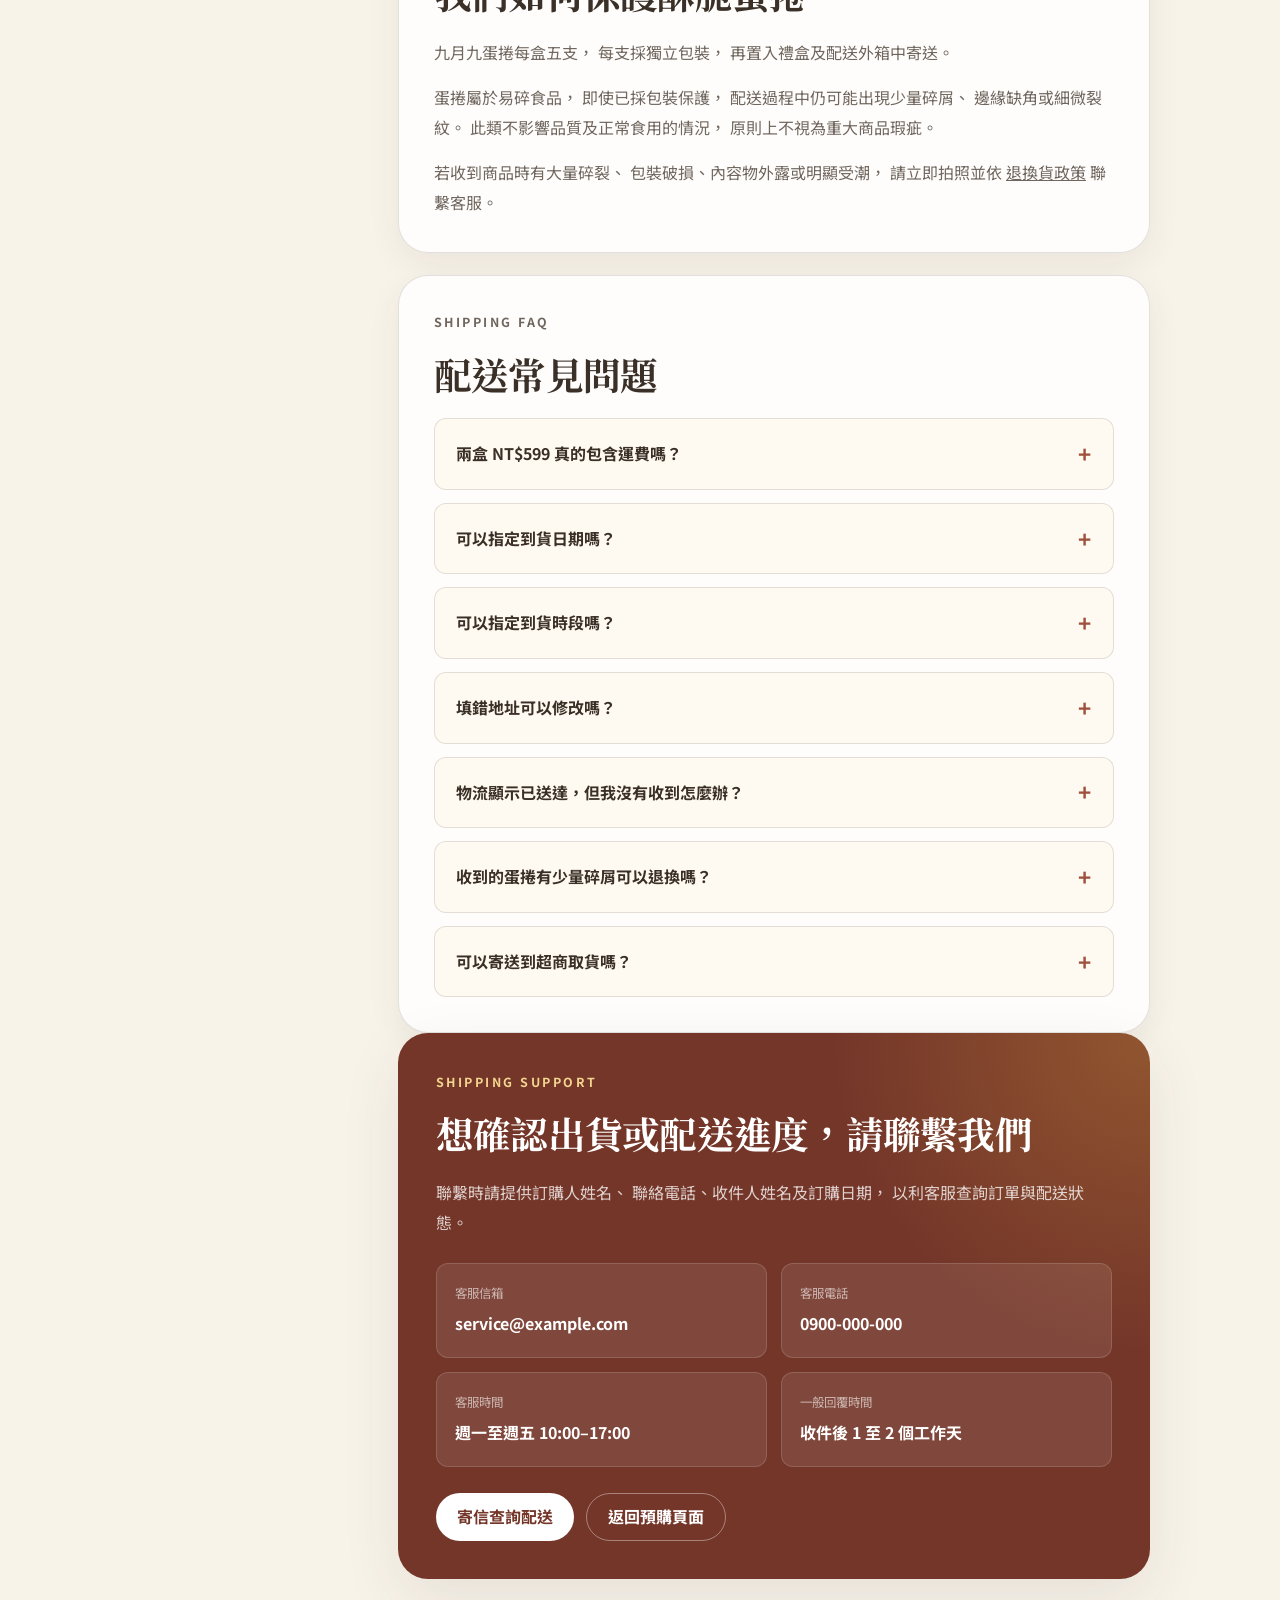
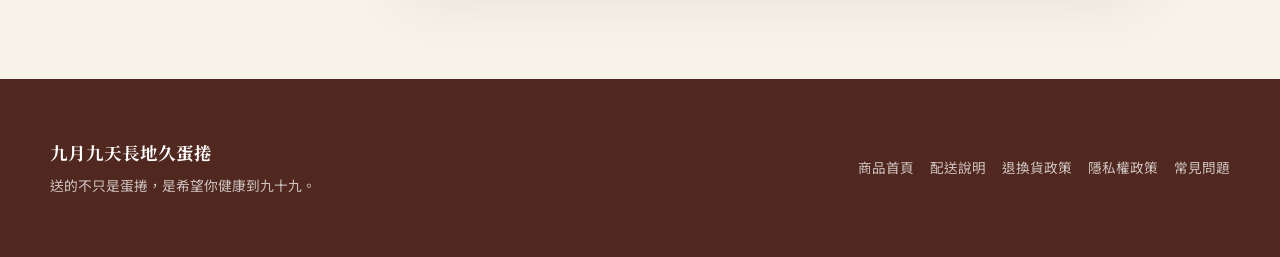
<file: shipping.html>
<html lang="zh-Hant-TW">
<head>
  <meta charset="utf-8">

  <meta
    name="viewport"
    content="width=device-width, initial-scale=1, viewport-fit=cover"
  >

  <title>配送說明｜九月九天長地久手工蛋捲</title>

  <meta
    name="description"
    content="九月九天長地久手工蛋捲配送說明，包含預購流程、製作時間、出貨天數、台灣本島與離島運費、到貨方式、收件注意事項及配送異常處理。"
  >

  <meta
    name="robots"
    content="index, follow, max-image-preview:large"
  >

  <link
    rel="canonical"
    href="https://hagicatyu-netizen.github.io/99egg-rolls/shipping.html"
  >
  <!-- GA4：請替換成實際 Measurement ID -->
  <script
    async
    src="https://www.googletagmanager.com/gtag/js?id=G-S4TT0CTS00"
  ></script>

  <link
    rel="icon"
    href="images/favicon.png"
    type="image/png"
  >

  <!-- Open Graph -->
  <meta property="og:type" content="website">

  <meta
    property="og:site_name"
    content="九月九天長地久蛋捲"
  >

  <meta property="og:locale" content="zh_TW">

  <meta
    property="og:title"
    content="配送說明｜九月九天長地久手工蛋捲"
  >

  <meta
    property="og:description"
    content="了解九月九手工蛋捲的製作、出貨、運費、到貨與配送異常處理方式。"
  >

  <meta
    property="og:image"
    content="https://hagicatyu-netizen.github.io/99egg-rolls/images/og-egg-rolls.jpg"
  >

  <meta
    property="og:url"
    content="https://hagicatyu-netizen.github.io/99egg-rolls/shipping.html"
  >

  <!-- X / Twitter -->
  <meta name="twitter:card" content="summary_large_image">

  <meta
    name="twitter:title"
    content="配送說明｜九月九天長地久手工蛋捲"
  >

  <meta
    name="twitter:description"
    content="了解九月九手工蛋捲的製作、出貨、運費與到貨方式。"
  >

  <meta
    name="twitter:image"
    content="https://hagicatyu-netizen.github.io/99egg-rolls/images/og-egg-rolls.jpg"
  >

  <!-- Fonts -->
  <link rel="preconnect" href="https://fonts.googleapis.com">

  <link
    rel="preconnect"
    href="https://fonts.gstatic.com"
    crossorigin
  >

  <link
    href="https://fonts.googleapis.com/css2?family=Noto+Sans+TC:wght@400;500;600;700&family=Noto+Serif+TC:wght@600;700;900&display=swap"
    rel="stylesheet"
  >

  <style>
    :root {
      --color-bg: #f8f3e9;
      --color-bg-soft: #fffaf1;
      --color-surface: #ffffff;
      --color-text: #3b3028;
      --color-text-soft: #70665e;
      --color-primary: #9f513d;
      --color-primary-dark: #743629;
      --color-accent: #d9a441;
      --color-success: #526c4b;
      --color-success-bg: #eef5eb;
      --color-notice-bg: #fff4dc;
      --color-border: rgba(59, 48, 40, 0.14);
      --shadow-soft: 0 20px 60px rgba(59, 48, 40, 0.09);
      --shadow-card: 0 10px 32px rgba(59, 48, 40, 0.07);
      --radius-large: 30px;
      --radius-medium: 18px;
      --radius-small: 12px;
      --container: 1020px;
      --font-serif: "Noto Serif TC", serif;
      --font-sans: "Noto Sans TC", sans-serif;
    }

    *,
    *::before,
    *::after {
      box-sizing: border-box;
    }

    html {
      scroll-behavior: smooth;
      scroll-padding-top: 100px;
    }

    body {
      margin: 0;
      color: var(--color-text);
      background:
        radial-gradient(
          circle at top right,
          rgba(217, 164, 65, 0.13),
          transparent 34rem
        ),
        var(--color-bg);
      font-family: var(--font-sans);
      font-size: 16px;
      line-height: 1.85;
      text-rendering: optimizeLegibility;
      -webkit-font-smoothing: antialiased;
    }

    img {
      display: block;
      max-width: 100%;
      height: auto;
    }

    a {
      color: inherit;
    }

    button,
    input,
    textarea,
    select {
      font: inherit;
    }

    a:focus-visible,
    button:focus-visible {
      outline: 3px solid var(--color-accent);
      outline-offset: 4px;
    }

    .skip-link {
      position: fixed;
      top: 12px;
      left: -9999px;
      z-index: 9999;
      padding: 10px 18px;
      color: #ffffff;
      background: var(--color-primary-dark);
      border-radius: 8px;
      text-decoration: none;
    }

    .skip-link:focus {
      left: 12px;
    }

    /* Header */
    .site-header {
      position: sticky;
      top: 0;
      z-index: 1000;
      background: rgba(248, 243, 233, 0.92);
      border-bottom: 1px solid var(--color-border);
      backdrop-filter: blur(14px);
    }

    .nav {
      display: flex;
      align-items: center;
      justify-content: space-between;
      width: min(calc(100% - 40px), 1180px);
      min-height: 76px;
      margin-inline: auto;
      gap: 24px;
    }

    .brand {
      display: inline-flex;
      align-items: center;
      flex-shrink: 0;
      text-decoration: none;
    }

    .brand img {
      width: 120px;
      height: auto;
      border-radius: 8px;
    }

    .nav-links {
      display: flex;
      align-items: center;
      gap: 22px;
    }

    .nav-links a:not(.button-nav) {
      color: var(--color-text-soft);
      font-size: 0.93rem;
      font-weight: 600;
      text-decoration: none;
    }

    .nav-links a:not(.button-nav):hover {
      color: var(--color-primary);
    }

    .button-nav,
    .button,
    .button-secondary {
      display: inline-flex;
      align-items: center;
      justify-content: center;
      gap: 8px;
      min-height: 48px;
      padding: 12px 21px;
      border-radius: 999px;
      font-weight: 700;
      line-height: 1.3;
      text-decoration: none;
      transition:
        transform 0.2s ease,
        background-color 0.2s ease,
        box-shadow 0.2s ease;
    }

    .button-nav,
    .button {
      color: #ffffff;
      background: var(--color-primary);
      box-shadow: 0 10px 28px rgba(159, 81, 61, 0.22);
    }

    .button-nav:hover,
    .button:hover {
      background: var(--color-primary-dark);
      transform: translateY(-2px);
    }

    .button-secondary {
      color: var(--color-primary-dark);
      background: transparent;
      border: 1px solid rgba(159, 81, 61, 0.3);
    }

    .button-secondary:hover {
      background: rgba(159, 81, 61, 0.06);
      transform: translateY(-2px);
    }

    /* Hero */
    .policy-hero {
      position: relative;
      overflow: hidden;
      padding: 96px 20px 78px;
      text-align: center;
    }

    .policy-hero::before {
      content: "";
      position: absolute;
      top: -145px;
      left: 50%;
      width: 560px;
      height: 560px;
      background: rgba(217, 164, 65, 0.12);
      border-radius: 50%;
      transform: translateX(-50%);
      filter: blur(5px);
      pointer-events: none;
    }

    .hero-inner {
      position: relative;
      z-index: 1;
      width: min(100%, 820px);
      margin-inline: auto;
    }

    .eyebrow {
      margin: 0 0 13px;
      color: var(--color-primary);
      font-size: 0.78rem;
      font-weight: 700;
      letter-spacing: 0.2em;
      text-transform: uppercase;
    }

    h1,
    h2,
    h3 {
      margin-top: 0;
      font-family: var(--font-serif);
      line-height: 1.4;
    }

    h1 {
      margin-bottom: 22px;
      font-size: clamp(2.5rem, 6vw, 4.8rem);
      letter-spacing: -0.04em;
    }

    h2 {
      margin-bottom: 18px;
      font-size: clamp(1.6rem, 3.5vw, 2.35rem);
      letter-spacing: -0.02em;
    }

    h3 {
      margin-bottom: 10px;
      font-size: 1.18rem;
    }

    p {
      margin-top: 0;
    }

    .hero-description {
      max-width: 700px;
      margin: 0 auto;
      color: var(--color-text-soft);
      font-size: 1.08rem;
    }

    .updated-date {
      display: inline-flex;
      align-items: center;
      margin-top: 28px;
      padding: 7px 14px;
      color: var(--color-text-soft);
      background: rgba(255, 255, 255, 0.72);
      border: 1px solid var(--color-border);
      border-radius: 999px;
      font-size: 0.82rem;
    }

    /* Layout */
    .policy-layout {
      display: grid;
      grid-template-columns: 230px minmax(0, 1fr);
      align-items: start;
      width: min(calc(100% - 40px), var(--container));
      margin: 0 auto;
      padding-bottom: 100px;
      gap: 38px;
    }

    .policy-nav {
      position: sticky;
      top: 105px;
      padding: 22px;
      background: rgba(255, 255, 255, 0.75);
      border: 1px solid var(--color-border);
      border-radius: var(--radius-medium);
      box-shadow: var(--shadow-card);
    }

    .policy-nav-title {
      margin-bottom: 13px;
      color: var(--color-primary-dark);
      font-weight: 700;
    }

    .policy-nav a {
      display: block;
      padding: 7px 0;
      color: var(--color-text-soft);
      font-size: 0.9rem;
      text-decoration: none;
    }

    .policy-nav a:hover {
      color: var(--color-primary);
    }

    .policy-content {
      min-width: 0;
    }

    .policy-section {
      padding: 35px;
      background: rgba(255, 255, 255, 0.84);
      border: 1px solid var(--color-border);
      border-radius: var(--radius-large);
      box-shadow: var(--shadow-card);
    }

    .policy-section + .policy-section {
      margin-top: 22px;
    }

    .policy-section p,
    .policy-section li,
    .policy-section dd {
      color: var(--color-text-soft);
    }

    .policy-section strong,
    .policy-section dt {
      color: var(--color-text);
    }

    .policy-section p:last-child,
    .policy-section ul:last-child,
    .policy-section ol:last-child,
    .policy-section dl:last-child {
      margin-bottom: 0;
    }

    .policy-list {
      margin: 0;
      padding-left: 1.4rem;
    }

    .policy-list li + li {
      margin-top: 10px;
    }

    .notice {
      margin: 24px 0;
      padding: 20px 22px;
      background: var(--color-notice-bg);
      border-left: 4px solid var(--color-accent);
      border-radius: 0 var(--radius-small) var(--radius-small) 0;
    }

    .notice strong {
      display: block;
      margin-bottom: 5px;
      color: var(--color-primary-dark);
    }

    .notice p {
      margin-bottom: 0;
    }

    .success-notice {
      background: var(--color-success-bg);
      border-left-color: var(--color-success);
    }

    .success-notice strong {
      color: var(--color-success);
    }

    /* Shipping summary */
    .summary-grid {
      display: grid;
      grid-template-columns: repeat(3, 1fr);
      margin-top: 26px;
      gap: 16px;
    }

    .summary-card {
      padding: 23px;
      background: var(--color-bg-soft);
      border: 1px solid var(--color-border);
      border-radius: var(--radius-medium);
    }

    .summary-card-icon {
      display: inline-flex;
      align-items: center;
      justify-content: center;
      width: 44px;
      height: 44px;
      margin-bottom: 15px;
      color: var(--color-primary);
      background: rgba(159, 81, 61, 0.09);
      border-radius: 50%;
      font-weight: 800;
    }

    .summary-card h3 {
      font-size: 1.04rem;
    }

    .summary-card p {
      margin-bottom: 0;
      font-size: 0.9rem;
    }

    /* Shipping process */
    .shipping-process {
      display: grid;
      grid-template-columns: repeat(4, 1fr);
      margin-top: 26px;
      gap: 14px;
      counter-reset: shipping-step;
    }

    .shipping-step {
      min-height: 190px;
      padding: 22px 18px;
      background: var(--color-bg-soft);
      border: 1px solid var(--color-border);
      border-radius: var(--radius-medium);
      counter-increment: shipping-step;
    }

    .shipping-step::before {
      content: "0" counter(shipping-step);
      display: block;
      margin-bottom: 13px;
      color: var(--color-primary);
      font-family: var(--font-serif);
      font-size: 1.4rem;
      font-weight: 800;
    }

    .shipping-step h3 {
      font-size: 1rem;
    }

    .shipping-step p {
      margin-bottom: 0;
      font-size: 0.87rem;
      line-height: 1.75;
    }

    /* Shipping table */
    .shipping-table-wrapper {
      overflow-x: auto;
      margin-top: 24px;
      border: 1px solid var(--color-border);
      border-radius: var(--radius-medium);
    }

    .shipping-table {
      width: 100%;
      min-width: 680px;
      border-collapse: collapse;
      background: #ffffff;
    }

    .shipping-table th,
    .shipping-table td {
      padding: 17px 18px;
      text-align: left;
      vertical-align: top;
      border-bottom: 1px solid var(--color-border);
    }

    .shipping-table tr:last-child th,
    .shipping-table tr:last-child td {
      border-bottom: 0;
    }

    .shipping-table th {
      color: var(--color-primary-dark);
      background: var(--color-bg-soft);
      font-size: 0.9rem;
    }

    .shipping-table td {
      color: var(--color-text-soft);
      font-size: 0.9rem;
    }

    /* Delivery cards */
    .delivery-grid {
      display: grid;
      grid-template-columns: repeat(2, 1fr);
      margin-top: 25px;
      gap: 16px;
    }

    .delivery-card {
      padding: 23px;
      background: var(--color-bg-soft);
      border: 1px solid var(--color-border);
      border-radius: var(--radius-medium);
    }

    .delivery-card h3 {
      margin-bottom: 8px;
      font-size: 1.08rem;
    }

    .delivery-card p {
      margin-bottom: 0;
      font-size: 0.92rem;
    }

    .delivery-label {
      display: inline-block;
      margin-bottom: 12px;
      padding: 5px 10px;
      color: var(--color-primary);
      background: rgba(159, 81, 61, 0.08);
      border-radius: 999px;
      font-size: 0.75rem;
      font-weight: 700;
    }

    /* Checklist */
    .check-list {
      display: grid;
      grid-template-columns: repeat(2, 1fr);
      margin: 24px 0 0;
      padding: 0;
      list-style: none;
      gap: 13px;
    }

    .check-list li {
      position: relative;
      padding: 17px 18px 17px 48px;
      background: var(--color-bg-soft);
      border-radius: var(--radius-small);
    }

    .check-list li::before {
      content: "✓";
      position: absolute;
      top: 17px;
      left: 19px;
      color: var(--color-success);
      font-weight: 900;
    }

    /* FAQ */
    .shipping-faq details {
      background: var(--color-bg-soft);
      border: 1px solid var(--color-border);
      border-radius: var(--radius-small);
    }

    .shipping-faq details + details {
      margin-top: 13px;
    }

    .shipping-faq summary {
      position: relative;
      padding: 20px 56px 20px 21px;
      font-weight: 700;
      cursor: pointer;
      list-style: none;
    }

    .shipping-faq summary::-webkit-details-marker {
      display: none;
    }

    .shipping-faq summary::after {
      content: "+";
      position: absolute;
      top: 50%;
      right: 22px;
      color: var(--color-primary);
      font-size: 1.4rem;
      transform: translateY(-50%);
    }

    .shipping-faq details[open] summary::after {
      content: "−";
    }

    .shipping-faq details p {
      margin: 0;
      padding: 0 21px 21px;
    }

    /* Contact */
    .contact-card {
      padding: 38px;
      color: #ffffff;
      background:
        radial-gradient(
          circle at top right,
          rgba(217, 164, 65, 0.29),
          transparent 20rem
        ),
        var(--color-primary-dark);
      border-radius: var(--radius-large);
      box-shadow: var(--shadow-soft);
    }

    .contact-card .eyebrow {
      color: #f2d58f;
    }

    .contact-card h2 {
      color: #ffffff;
    }

    .contact-card p {
      color: rgba(255, 255, 255, 0.77);
    }

    .contact-details {
      display: grid;
      grid-template-columns: repeat(2, 1fr);
      margin: 26px 0;
      gap: 14px;
    }

    .contact-item {
      padding: 18px;
      background: rgba(255, 255, 255, 0.09);
      border: 1px solid rgba(255, 255, 255, 0.14);
      border-radius: var(--radius-small);
    }

    .contact-item span {
      display: block;
      margin-bottom: 4px;
      color: rgba(255, 255, 255, 0.6);
      font-size: 0.78rem;
    }

    .contact-item a,
    .contact-item strong {
      color: #ffffff;
      font-weight: 700;
      text-decoration: none;
    }

    .contact-actions {
      display: flex;
      flex-wrap: wrap;
      gap: 12px;
    }

    .contact-actions .button {
      color: var(--color-primary-dark);
      background: #ffffff;
      box-shadow: none;
    }

    .contact-actions .button:hover {
      background: #fff6df;
    }

    .contact-actions .button-secondary {
      color: #ffffff;
      border-color: rgba(255, 255, 255, 0.38);
    }

    .contact-actions .button-secondary:hover {
      background: rgba(255, 255, 255, 0.09);
    }

    /* Footer */
    .site-footer {
      padding: 58px 20px;
      color: rgba(255, 255, 255, 0.72);
      background: #51281f;
    }

    .footer-inner {
      display: flex;
      align-items: center;
      justify-content: space-between;
      width: min(100%, 1180px);
      margin-inline: auto;
      gap: 30px;
    }

    .footer-brand strong {
      display: block;
      margin-bottom: 4px;
      color: #ffffff;
      font-family: var(--font-serif);
      font-size: 1.1rem;
    }

    .footer-brand p {
      margin-bottom: 0;
      font-size: 0.86rem;
    }

    .footer-links {
      display: flex;
      flex-wrap: wrap;
      justify-content: flex-end;
      gap: 16px;
    }

    .footer-links a {
      font-size: 0.85rem;
      text-decoration: none;
    }

    .footer-links a:hover {
      color: #ffffff;
    }

    @media (prefers-reduced-motion: reduce) {
      html {
        scroll-behavior: auto;
      }

      *,
      *::before,
      *::after {
        animation: none !important;
        scroll-behavior: auto !important;
        transition: none !important;
      }
    }

    @media (max-width: 880px) {
      .nav-links a:not(.button-nav) {
        display: none;
      }

      .policy-layout {
        grid-template-columns: 1fr;
      }

      .policy-nav {
        position: static;
        display: flex;
        overflow-x: auto;
        padding: 12px 16px;
        gap: 20px;
        white-space: nowrap;
        scrollbar-width: thin;
      }

      .policy-nav-title {
        display: none;
      }

      .policy-nav a {
        flex-shrink: 0;
      }

      .shipping-process {
        grid-template-columns: repeat(2, 1fr);
      }
    }

    @media (max-width: 650px) {
      html {
        scroll-padding-top: 72px;
      }

      .nav {
        width: min(calc(100% - 28px), 1180px);
        min-height: 68px;
      }

      .brand img {
        width: 90px;
      }

      .button-nav {
        min-height: 42px;
        padding: 9px 15px;
        font-size: 0.86rem;
      }

      .policy-hero {
        padding: 70px 14px 55px;
      }

      .policy-layout {
        width: min(calc(100% - 28px), var(--container));
        padding-bottom: 70px;
        gap: 22px;
      }

      .policy-section,
      .contact-card {
        padding: 25px 20px;
        border-radius: 22px;
      }

      .summary-grid,
      .shipping-process,
      .delivery-grid,
      .check-list,
      .contact-details {
        grid-template-columns: 1fr;
      }

      .shipping-step {
        min-height: 0;
      }

      .contact-actions {
        flex-direction: column;
      }

      .contact-actions a {
        width: 100%;
      }

      .footer-inner {
        align-items: flex-start;
        flex-direction: column;
      }

      .footer-links {
        justify-content: flex-start;
      }
    }
  </style>
</head>

<body>
  <a class="skip-link" href="#main-content">
    跳至主要內容
  </a>

  <header class="site-header">
    <div class="nav">
      <a
        class="brand"
        href="index.html"
        aria-label="返回九月九天長地久蛋捲首頁"
      >
        <img
          src="images/site-logo.jpg"
          alt="九月九天長地久蛋捲"
          width="120"
          height="40"
        >
      </a>

      <nav class="nav-links" aria-label="主要導覽">
        <a href="index.html#features">產品特色</a>
        <a href="index.html#specifications">商品規格</a>
        <a href="returns.html">退換貨政策</a>
        <a href="privacy.html">隱私權政策</a>

        <a
          class="button-nav"
          href="index.html#order"
        >
          立即預購
        </a>
      </nav>
    </div>
  </header>

  <main id="main-content">
    <section class="policy-hero">
      <div class="hero-inner">
        <p class="eyebrow">Shipping information</p>

        <h1>配送說明</h1>

        <p class="hero-description">
          九月九蛋捲採接單後新鮮製作。
          從確認訂單、用心烘焙到包裝寄出，
          我們希望每一盒蛋捲都能以良好狀態，
          抵達您與重要的人手中。
        </p>

        <p class="updated-date">
          說明更新日期：2026 年 7 月 22 日
        </p>
      </div>
    </section>

    <div class="policy-layout">
      <nav class="policy-nav" aria-label="配送說明目錄">
        <p class="policy-nav-title">配送目錄</p>

        <a href="#overview">配送摘要</a>
        <a href="#process">訂單流程</a>
        <a href="#production">製作時間</a>
        <a href="#shipping-area">配送地區</a>
        <a href="#shipping-fee">運費說明</a>
        <a href="#arrival">到貨時間</a>
        <a href="#receive">收件須知</a>
        <a href="#delay">延遲與異常</a>
        <a href="#faq">常見問題</a>
        <a href="#contact">聯絡客服</a>
      </nav>

      <div class="policy-content">
        <!-- Overview -->
        <section
          id="overview"
          class="policy-section"
          aria-labelledby="overview-title"
        >
          <p class="eyebrow">配送摘要</p>

          <h2 id="overview-title">
            下單前先了解配送方式
          </h2>

          <p>
            九月九手工蛋捲目前以預購方式接單，
            商品採接單後依訂單順序製作，
            完成付款及訂單確認後才會進入製作與出貨流程。
          </p>

          <div class="summary-grid">
            <article class="summary-card">
              <div class="summary-card-icon" aria-hidden="true">
                01
              </div>

              <h3>接單後製作</h3>

              <p>
                為維持新鮮度，商品不採大量預先囤貨。
              </p>
            </article>

            <article class="summary-card">
              <div class="summary-card-icon" aria-hidden="true">
                02
              </div>

              <h3>常溫配送</h3>

              <p>
                商品以常溫宅配或實際公告的配送方式寄送。
              </p>
            </article>

            <article class="summary-card">
              <div class="summary-card-icon" aria-hidden="true">
                03
              </div>

              <h3>兩盒本島含運</h3>

              <p>
                兩盒組 NT$599，含台灣本島一般配送費用。
              </p>
            </article>
          </div>

          <div class="notice">
            <strong>配送資訊請以訂單確認內容為準</strong>

            <p>
              實際製作天數、物流方式、離島運費及節慶出貨日期，
              可能依訂單量、物流狀況與公告調整。
              客服確認訂單時，將提供較明確的預計出貨資訊。
            </p>
          </div>
        </section>

        <!-- Process -->
        <section
          id="process"
          class="policy-section"
          aria-labelledby="process-title"
        >
          <p class="eyebrow">訂單與配送流程</p>

          <h2 id="process-title">
            從預購到收件的四個步驟
          </h2>

          <div class="shipping-process">
            <article class="shipping-step">
              <h3>填寫預購資料</h3>

              <p>
                填寫訂購人、收件人、
                聯絡電話、地址及訂購數量。
              </p>
            </article>

            <article class="shipping-step">
              <h3>確認訂單付款</h3>

              <p>
                客服確認訂單、付款方式、
                運費及預計出貨時間。
              </p>
            </article>

            <article class="shipping-step">
              <h3>新鮮製作包裝</h3>

              <p>
                付款確認後，
                依訂單順序進行製作、冷卻及包裝。
              </p>
            </article>

            <article class="shipping-step">
              <h3>交由物流配送</h3>

              <p>
                商品寄出後，
                依物流安排配送至填寫的收件地址。
              </p>
            </article>
          </div>

          <div class="notice success-notice">
            <strong>送出表單不代表訂單已成立</strong>

            <p>
              預購資料送出後，
              須經客服確認訂購內容與付款狀態。
              完成確認後，訂單才正式進入製作流程。
            </p>
          </div>
        </section>

        <!-- Production -->
        <section
          id="production"
          class="policy-section"
          aria-labelledby="production-title"
        >
          <p class="eyebrow">製作與出貨時間</p>

          <h2 id="production-title">
            接單後現做，請為新鮮留一點時間
          </h2>

          <p>
            商品採接單後新鮮製作。
            一般情況下，完成付款確認後，
            預計約 <strong>3 至 5 個工作天</strong>完成製作並寄出。
          </p>

          <p>
            工作天不含週六、週日、國定假日、
            天災停班停課日及品牌另行公告的休息日。
          </p>

          <ul class="policy-list">
            <li>
              訂單將依付款完成及確認順序安排製作。
            </li>

            <li>
              大量訂購、企業訂單或指定包裝，
              可能需要較長製作時間。
            </li>

            <li>
              中秋節、重陽節、農曆春節等送禮旺季，
              出貨時間可能延長。
            </li>

            <li>
              如原料供應、設備或生產排程發生異常，
              客服將主動聯繫訂購人。
            </li>
          </ul>

          <div class="notice">
            <strong>急件請先詢問再下單</strong>

            <p>
              如有特定送禮日期、活動日期或急件需求，
              請於填寫預購表單前先聯繫客服。
              未經客服確認，不保證能於指定日期前送達。
            </p>
          </div>
        </section>

        <!-- Shipping area -->
        <section
          id="shipping-area"
          class="policy-section"
          aria-labelledby="shipping-area-title"
        >
          <p class="eyebrow">配送地區</p>

          <h2 id="shipping-area-title">
            目前可配送的地區
          </h2>

          <div class="delivery-grid">
            <article class="delivery-card">
              <span class="delivery-label">一般配送</span>

              <h3>台灣本島</h3>

              <p>
                可配送至一般住宅、公司、學校、
                機關及物流可正常送達的本島地址。
              </p>
            </article>

            <article class="delivery-card">
              <span class="delivery-label">需另行確認</span>

              <h3>離島及特殊地區</h3>

              <p>
                澎湖、金門、馬祖、小琉球、
                綠島、蘭嶼及其他離島或偏遠地區，
                請先向客服確認運費及配送天數。
              </p>
            </article>

            <article class="delivery-card">
              <span class="delivery-label">暫不保證</span>

              <h3>郵政信箱及特殊地址</h3>

              <p>
                郵政信箱、軍事單位、
                管制區域或物流限制地點，
                須依承運業者實際配送規則確認。
              </p>
            </article>

            <article class="delivery-card">
              <span class="delivery-label">目前範圍</span>

              <h3>海外配送</h3>

              <p>
                目前原則上不提供海外配送。
                如未來開放，將另行公告配送方式與費用。
              </p>
            </article>
          </div>
        </section>

        <!-- Shipping fee -->
        <section
          id="shipping-fee"
          class="policy-section"
          aria-labelledby="shipping-fee-title"
        >
          <p class="eyebrow">運費說明</p>

          <h2 id="shipping-fee-title">
            商品價格與配送費用
          </h2>

          <div class="shipping-table-wrapper">
            <table class="shipping-table">
              <thead>
                <tr>
                  <th scope="col">配送地區</th>
                  <th scope="col">訂購方案</th>
                  <th scope="col">運費</th>
                  <th scope="col">說明</th>
                </tr>
              </thead>

              <tbody>
                <tr>
                  <td>台灣本島</td>
                  <td>兩盒組</td>
                  <td>已含於 NT$599</td>
                  <td>
                    含一次一般常溫配送費用。
                  </td>
                </tr>

                <tr>
                  <td>台灣本島</td>
                  <td>加購或大量訂購</td>
                  <td>依實際訂單確認</td>
                  <td>
                    視箱數、重量、材積及配送地址計算。
                  </td>
                </tr>

                <tr>
                  <td>離島地區</td>
                  <td>所有方案</td>
                  <td>可能另計</td>
                  <td>
                    依承運業者、地區及包裹大小另行報價。
                  </td>
                </tr>

                <tr>
                  <td>特殊或偏遠地區</td>
                  <td>所有方案</td>
                  <td>依物流規則</td>
                  <td>
                    部分區域可能加收費用或無法配送。
                  </td>
                </tr>

                <tr>
                  <td>海外地區</td>
                  <td>所有方案</td>
                  <td>暫不提供</td>
                  <td>
                    目前未開放海外配送。
                  </td>
                </tr>
              </tbody>
            </table>
          </div>

          <p style="margin-top: 20px;">
            若因消費者提供錯誤地址、無人收件、
            逾期未領或無故拒收而需要再次配送，
            可能須另行支付重新寄送及退回所產生的費用。
          </p>
        </section>

        <!-- Arrival -->
        <section
          id="arrival"
          class="policy-section"
          aria-labelledby="arrival-title"
        >
          <p class="eyebrow">配送與到貨時間</p>

          <h2 id="arrival-title">
            商品寄出後多久送達
          </h2>

          <p>
            商品交由物流業者後，
            台灣本島一般預計約
            <strong>1 至 3 個工作天</strong>送達。
          </p>

          <p>
            實際到貨時間仍可能受到下列因素影響：
          </p>

          <ul class="policy-list">
            <li>收件地址所在地區及配送路線。</li>
            <li>物流業者當日包裹量及配送安排。</li>
            <li>週末、國定假日及連續假期。</li>
            <li>颱風、豪雨、地震或其他不可抗力因素。</li>
            <li>節慶旺季、購物節或物流量較大的期間。</li>
            <li>離島、偏遠地區或特殊管制地點。</li>
          </ul>

          <div class="notice">
            <strong>出貨日不等於到貨日</strong>

            <p>
              出貨日是商品交給物流業者的日期；
              實際送達日期由物流配送進度決定。
              若有重要送禮日期，建議預留充足時間。
            </p>
          </div>
        </section>

        <!-- Receiving -->
        <section
          id="receive"
          class="policy-section"
          aria-labelledby="receive-title"
        >
          <p class="eyebrow">收件注意事項</p>

          <h2 id="receive-title">
            填寫收件資料時請再次確認
          </h2>

          <ul class="check-list">
            <li>
              收件人姓名應與實際可收件者相符。
            </li>

            <li>
              請填寫配送期間可正常聯繫的電話。
            </li>

            <li>
              地址應包含郵遞區號、縣市、區域、
              路段、門牌及樓層。
            </li>

            <li>
              公司、學校或機關地址，
              請註明部門、樓層或收件單位。
            </li>

            <li>
              大樓有管理室時，
              請先確認是否可代收食品包裹。
            </li>

            <li>
              如有管理員、警衛或代收人，
              請於訂單備註中說明。
            </li>

            <li>
              請避免填寫無人長期收件的地址。
            </li>

            <li>
              完成訂單後如需修改地址，
              請在商品出貨前聯繫客服。
            </li>
          </ul>

          <div class="notice success-notice">
            <strong>收到商品後請立即檢查</strong>

            <p>
              收到商品時，請確認外箱、
              禮盒、獨立包裝及商品數量。
              如有明顯破損、短少或品項錯誤，
              請保留完整包裝並於收貨後 24 小時內拍照聯繫客服。
            </p>
          </div>
        </section>

        <!-- Failed delivery -->
        <section
          class="policy-section"
          aria-labelledby="failed-delivery-title"
        >
          <p class="eyebrow">無法配送與退回</p>

          <h2 id="failed-delivery-title">
            無人收件、地址錯誤或拒收
          </h2>

          <p>
            物流配送時，如發生無人收件、
            電話無法聯繫、地址錯誤、
            收件人拒收或逾期未領，
            商品可能被退回。
          </p>

          <ul class="policy-list">
            <li>
              請確保收件電話於配送期間保持暢通。
            </li>

            <li>
              因消費者提供資料錯誤造成配送失敗，
              相關費用可能由消費者負擔。
            </li>

            <li>
              商品退回後，因食品保存期限較短，
              不一定能再次配送或販售。
            </li>

            <li>
              如需重新製作或重新寄送，
              將由客服確認追加費用及新的出貨日期。
            </li>

            <li>
              無故拒收不代表訂單自動取消或可無條件退款。
            </li>
          </ul>
        </section>

        <!-- Delay -->
        <section
          id="delay"
          class="policy-section"
          aria-labelledby="delay-title"
        >
          <p class="eyebrow">延遲與配送異常</p>

          <h2 id="delay-title">
            發生延遲時如何處理
          </h2>

          <p>
            若訂單因製作排程、物流、
            天候或其他不可預期因素延遲，
            我們將依所掌握的資訊儘量提供說明與協助。
          </p>

          <ul class="policy-list">
            <li>
              尚未出貨的訂單，由客服協助查詢製作進度。
            </li>

            <li>
              已交付物流的訂單，
              將依物流單號或承運業者資訊協助查詢。
            </li>

            <li>
              如包裹物流狀態長時間未更新，
              我們將協助向承運業者反映。
            </li>

            <li>
              因不可抗力造成的延遲，
              將視實際情況調整出貨或配送安排。
            </li>

            <li>
              若確認包裹遺失或嚴重毀損，
              將依個案安排補寄、退款或其他適當處理。
            </li>
          </ul>

          <p>
            若訂單是節慶送禮、婚禮、活動或其他具有明確日期的用途，
            請務必提前預訂，並於付款前取得客服確認。
          </p>
        </section>

        <!-- Product protection -->
        <section
          class="policy-section"
          aria-labelledby="protection-title"
        >
          <p class="eyebrow">商品包裝與保護</p>

          <h2 id="protection-title">
            我們如何保護酥脆蛋捲
          </h2>

          <p>
            九月九蛋捲每盒五支，
            每支採獨立包裝，
            再置入禮盒及配送外箱中寄送。
          </p>

          <p>
            蛋捲屬於易碎食品，
            即使已採包裝保護，
            配送過程中仍可能出現少量碎屑、
            邊緣缺角或細微裂紋。
            此類不影響品質及正常食用的情況，
            原則上不視為重大商品瑕疵。
          </p>

          <p>
            若收到商品時有大量碎裂、
            包裝破損、內容物外露或明顯受潮，
            請立即拍照並依
            <a href="returns.html">退換貨政策</a>
            聯繫客服。
          </p>
        </section>

        <!-- FAQ -->
        <section
          id="faq"
          class="policy-section shipping-faq"
          aria-labelledby="faq-title"
        >
          <p class="eyebrow">Shipping FAQ</p>

          <h2 id="faq-title">
            配送常見問題
          </h2>

          <details>
            <summary>兩盒 NT$599 真的包含運費嗎？</summary>

            <p>
              兩盒組 NT$599 原則上包含一次台灣本島一般常溫配送費用。
              離島、偏遠地區、特殊配送地址或重新寄送，
              可能需要另計費用。
            </p>
          </details>

          <details>
            <summary>可以指定到貨日期嗎？</summary>

            <p>
              您可以在預購表單中填寫希望到貨日期，
              但實際配送仍受製作排程及物流狀況影響。
              未經客服明確確認，不保證能於指定日期送達。
            </p>
          </details>

          <details>
            <summary>可以指定到貨時段嗎？</summary>

            <p>
              可於備註中填寫偏好的配送時段，
              但是否能安排仍依承運物流業者實際服務及配送路線為準。
            </p>
          </details>

          <details>
            <summary>填錯地址可以修改嗎？</summary>

            <p>
              商品尚未出貨前，請儘速聯繫客服修改。
              商品交由物流後，可能無法變更地址，
              或可能產生轉寄及重新配送費用。
            </p>
          </details>

          <details>
            <summary>物流顯示已送達，但我沒有收到怎麼辦？</summary>

            <p>
              請先詢問同住家人、管理室、
              警衛或公司收發單位是否代收。
              如仍未找到，請儘速提供訂購人姓名及聯絡電話，
              由客服協助向物流業者查詢。
            </p>
          </details>

          <details>
            <summary>收到的蛋捲有少量碎屑可以退換嗎？</summary>

            <p>
              蛋捲為酥脆易碎商品，
              少量碎屑、邊緣缺角或細微裂紋通常不影響品質。
              如有大量碎裂、包裝破損或內容物外露，
              請拍照並聯繫客服確認。
            </p>
          </details>

          <details>
            <summary>可以寄送到超商取貨嗎？</summary>

            <p>
              目前配送方式請以預購表單及客服確認為準。
              如尚未提供超商取貨，請填寫可正常收件的宅配地址。
            </p>
          </details>
        </section>

        <!-- Contact -->
        <section
          id="contact"
          class="contact-card"
          aria-labelledby="contact-title"
        >
          <p class="eyebrow">Shipping support</p>

          <h2 id="contact-title">
            想確認出貨或配送進度，請聯繫我們
          </h2>

          <p>
            聯繫時請提供訂購人姓名、
            聯絡電話、收件人姓名及訂購日期，
            以利客服查詢訂單與配送狀態。
          </p>

          <div class="contact-details">
            <div class="contact-item">
              <span>客服信箱</span>

              <a href="mailto:hagicatyu@gmail.com">
                service@example.com
              </a>
            </div>

            <div class="contact-item">
              <span>客服電話</span>

              <a href="tel:+886900000000">
                0900-000-000
              </a>
            </div>

            <div class="contact-item">
              <span>客服時間</span>

              <strong>
                週一至週五 10:00–17:00
              </strong>
            </div>

            <div class="contact-item">
              <span>一般回覆時間</span>

              <strong>
                收件後 1 至 2 個工作天
              </strong>
            </div>
          </div>

          <div class="contact-actions">
            <a
              class="button"
              href="mailto:hagicatyu@gmail.com?subject=九月九蛋捲配送進度查詢"
            >
              寄信查詢配送
            </a>

            <a
              class="button-secondary"
              href="index.html#order"
            >
              返回預購頁面
            </a>
          </div>
        </section>
      </div>
    </div>
  </main>

  <footer class="site-footer">
    <div class="footer-inner">
      <div class="footer-brand">
        <strong>九月九天長地久蛋捲</strong>

        <p>
          送的不只是蛋捲，是希望你健康到九十九。
        </p>
      </div>

      <nav class="footer-links" aria-label="頁尾導覽">
        <a href="index.html">商品首頁</a>

        <a
          href="shipping.html"
          aria-current="page"
        >
          配送說明
        </a>

        <a href="returns.html">退換貨政策</a>
        <a href="privacy.html">隱私權政策</a>
        <a href="index.html#faq">常見問題</a>
      </nav>
    </div>
  </footer>
</body>
</html>
</file>
